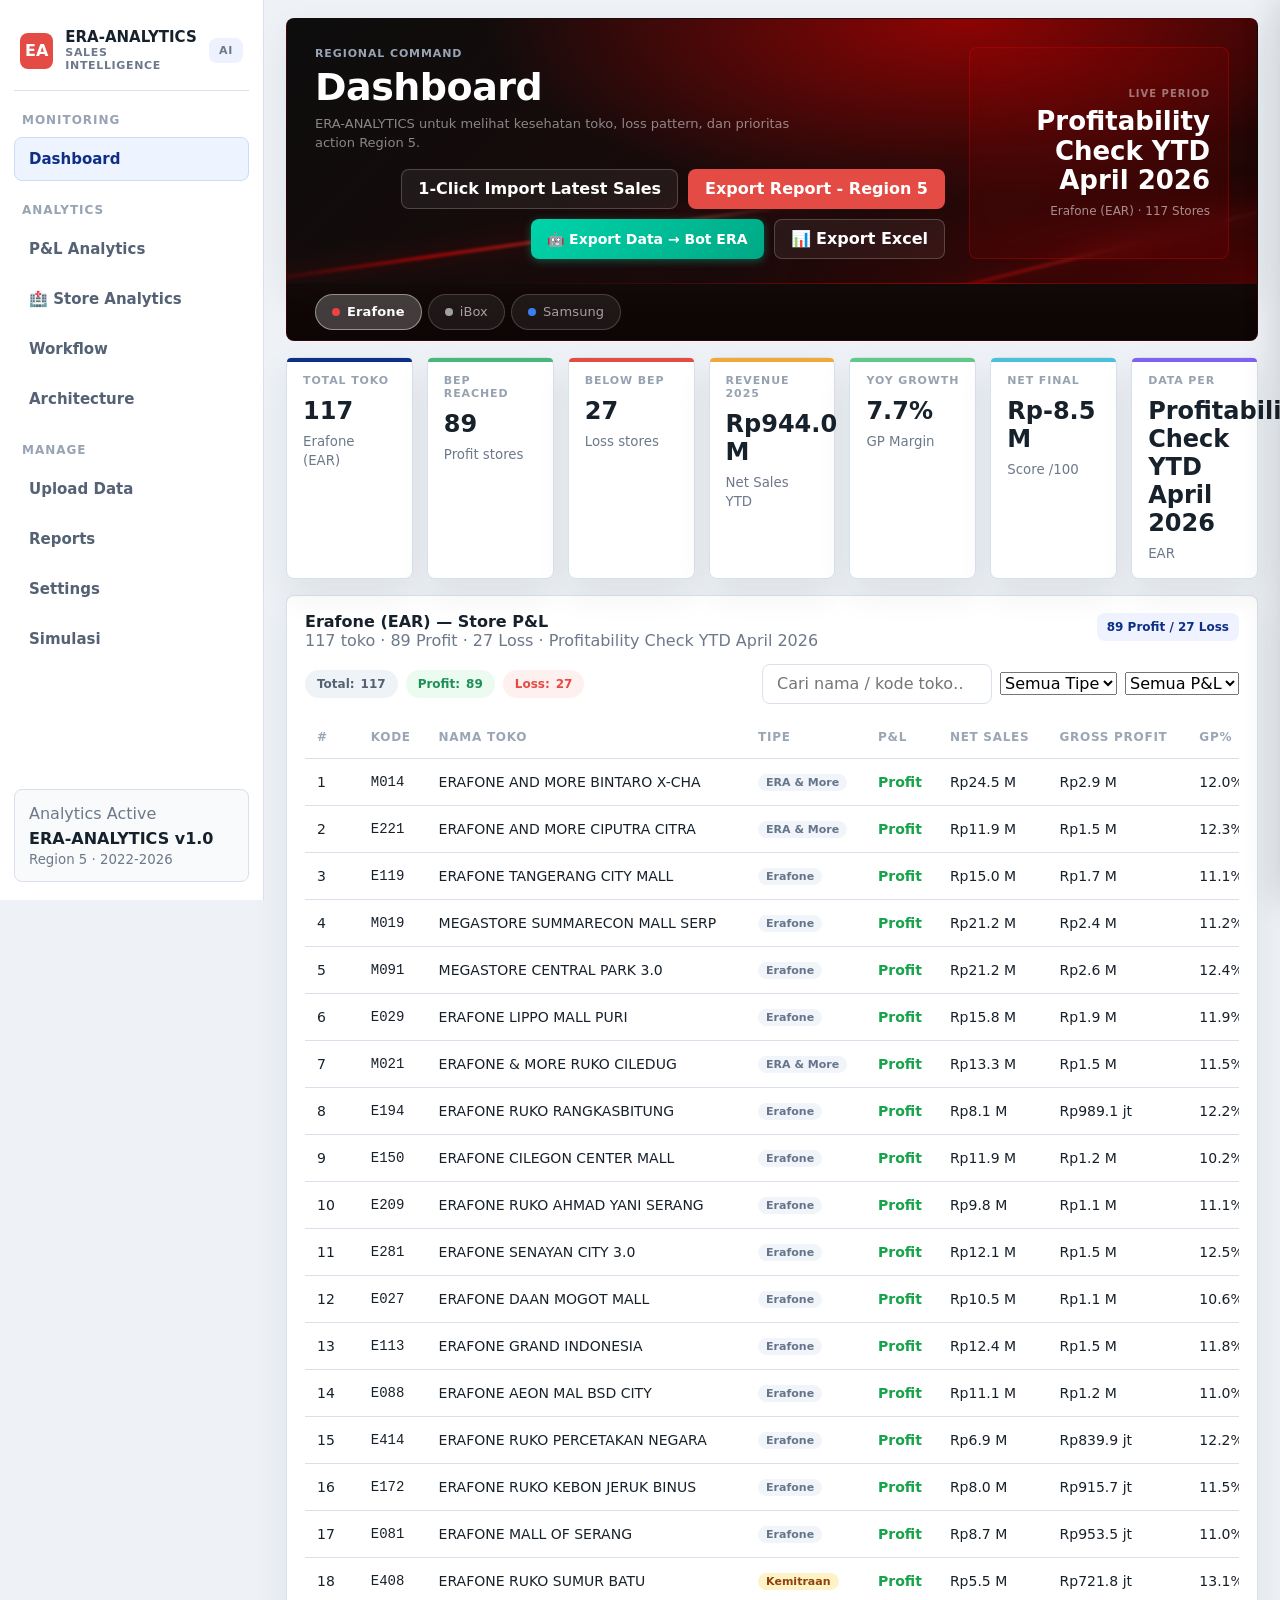
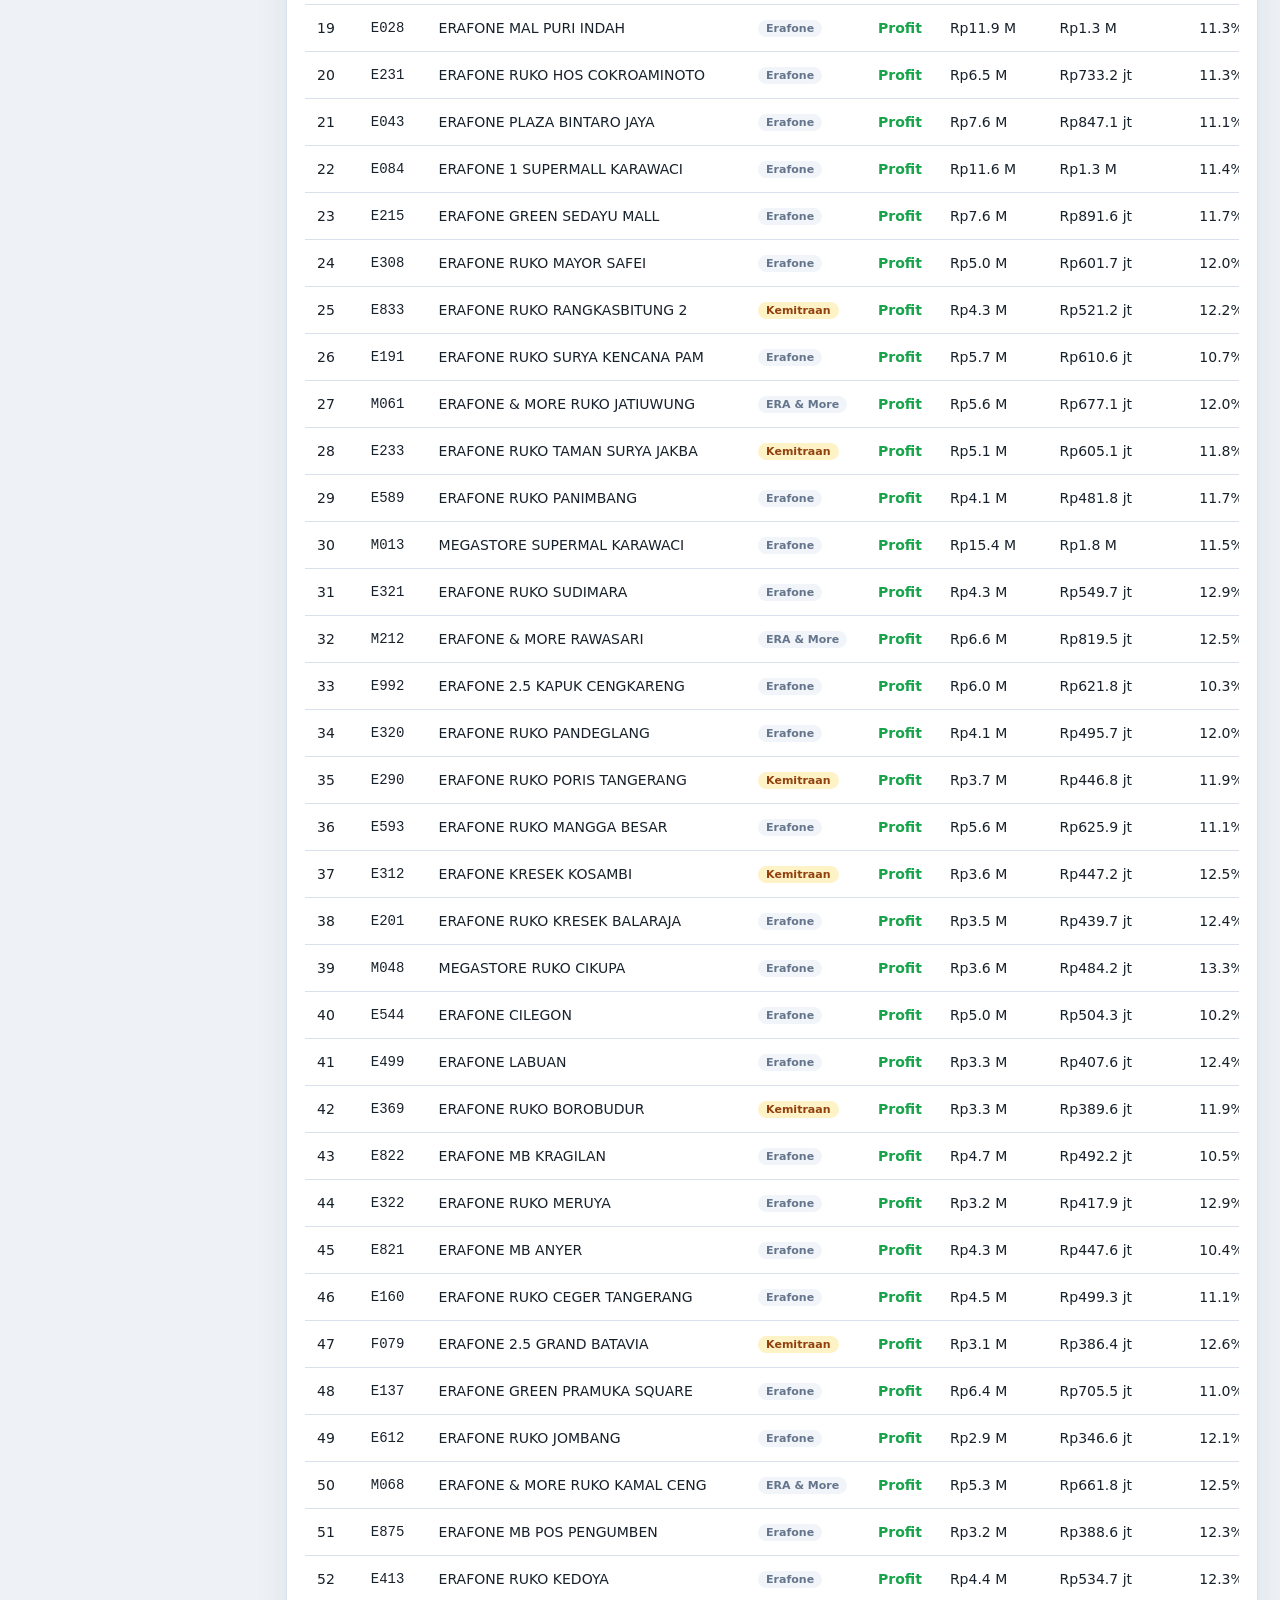
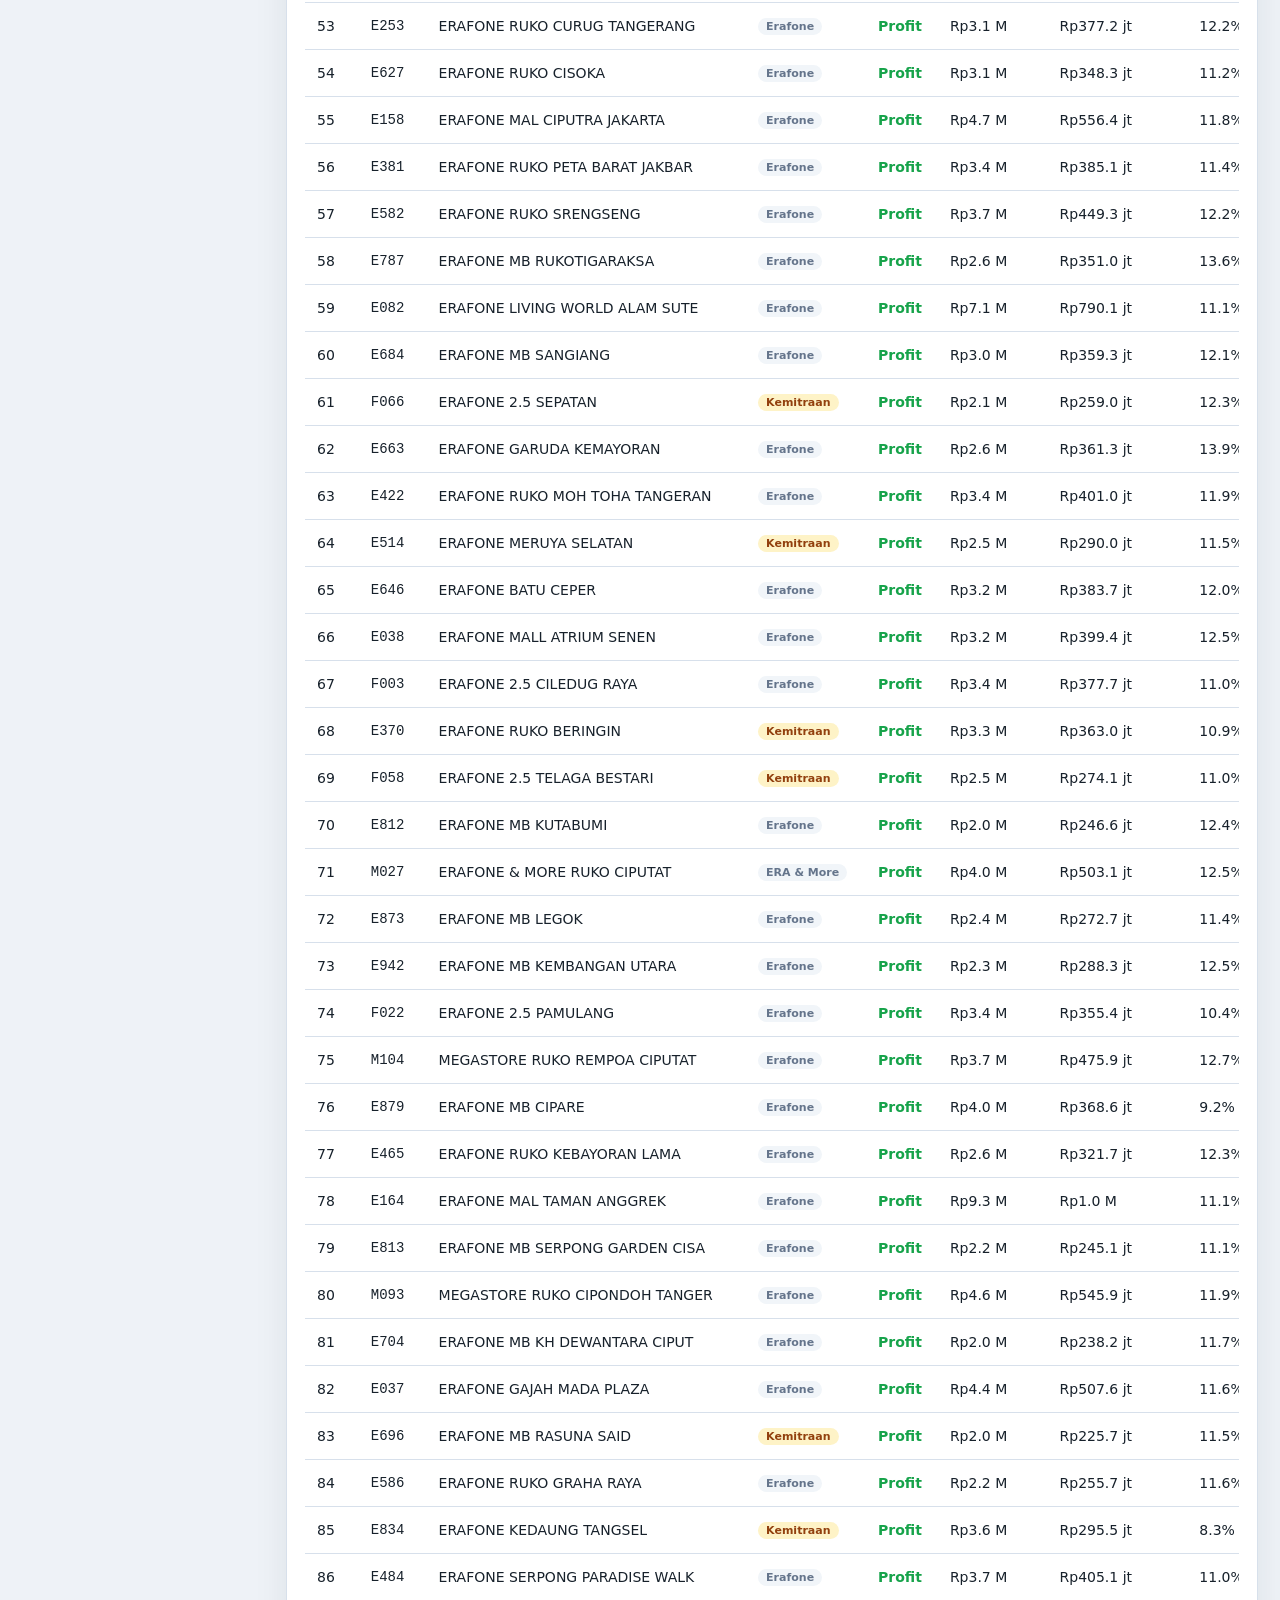
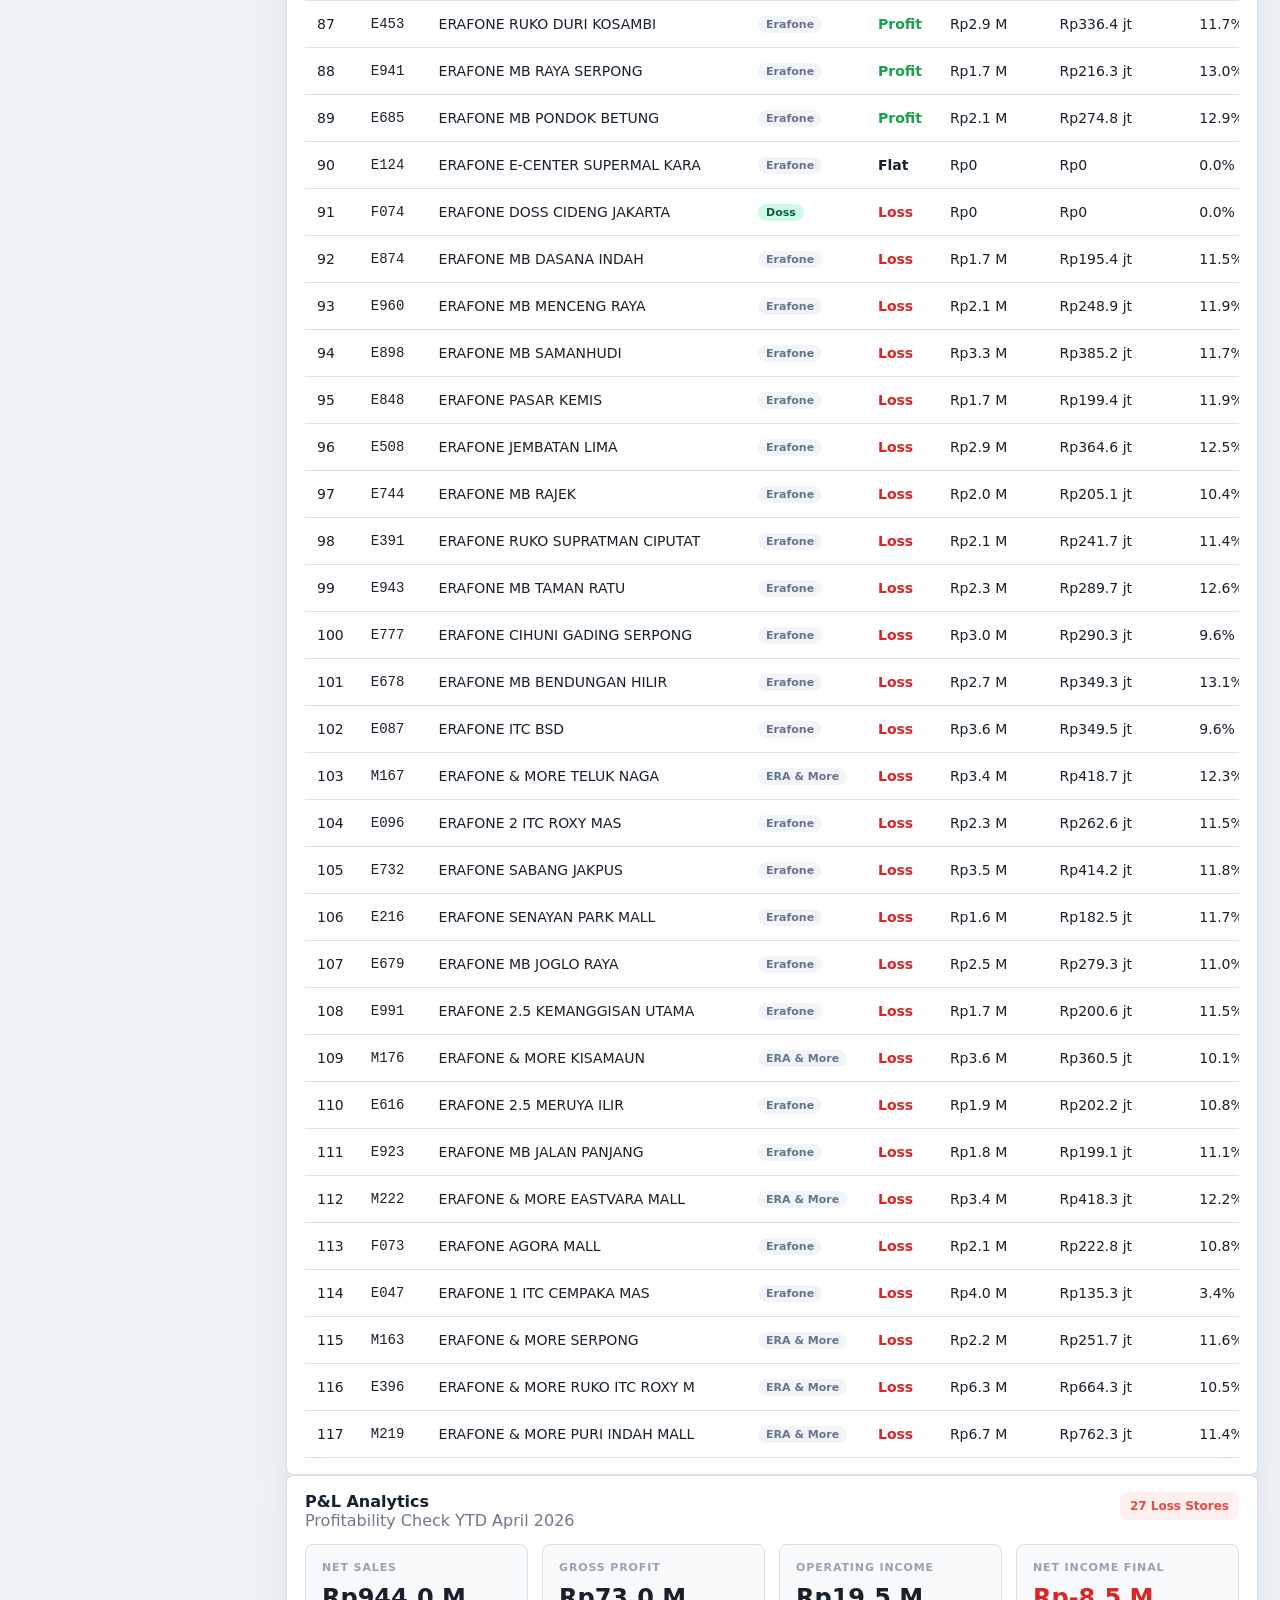
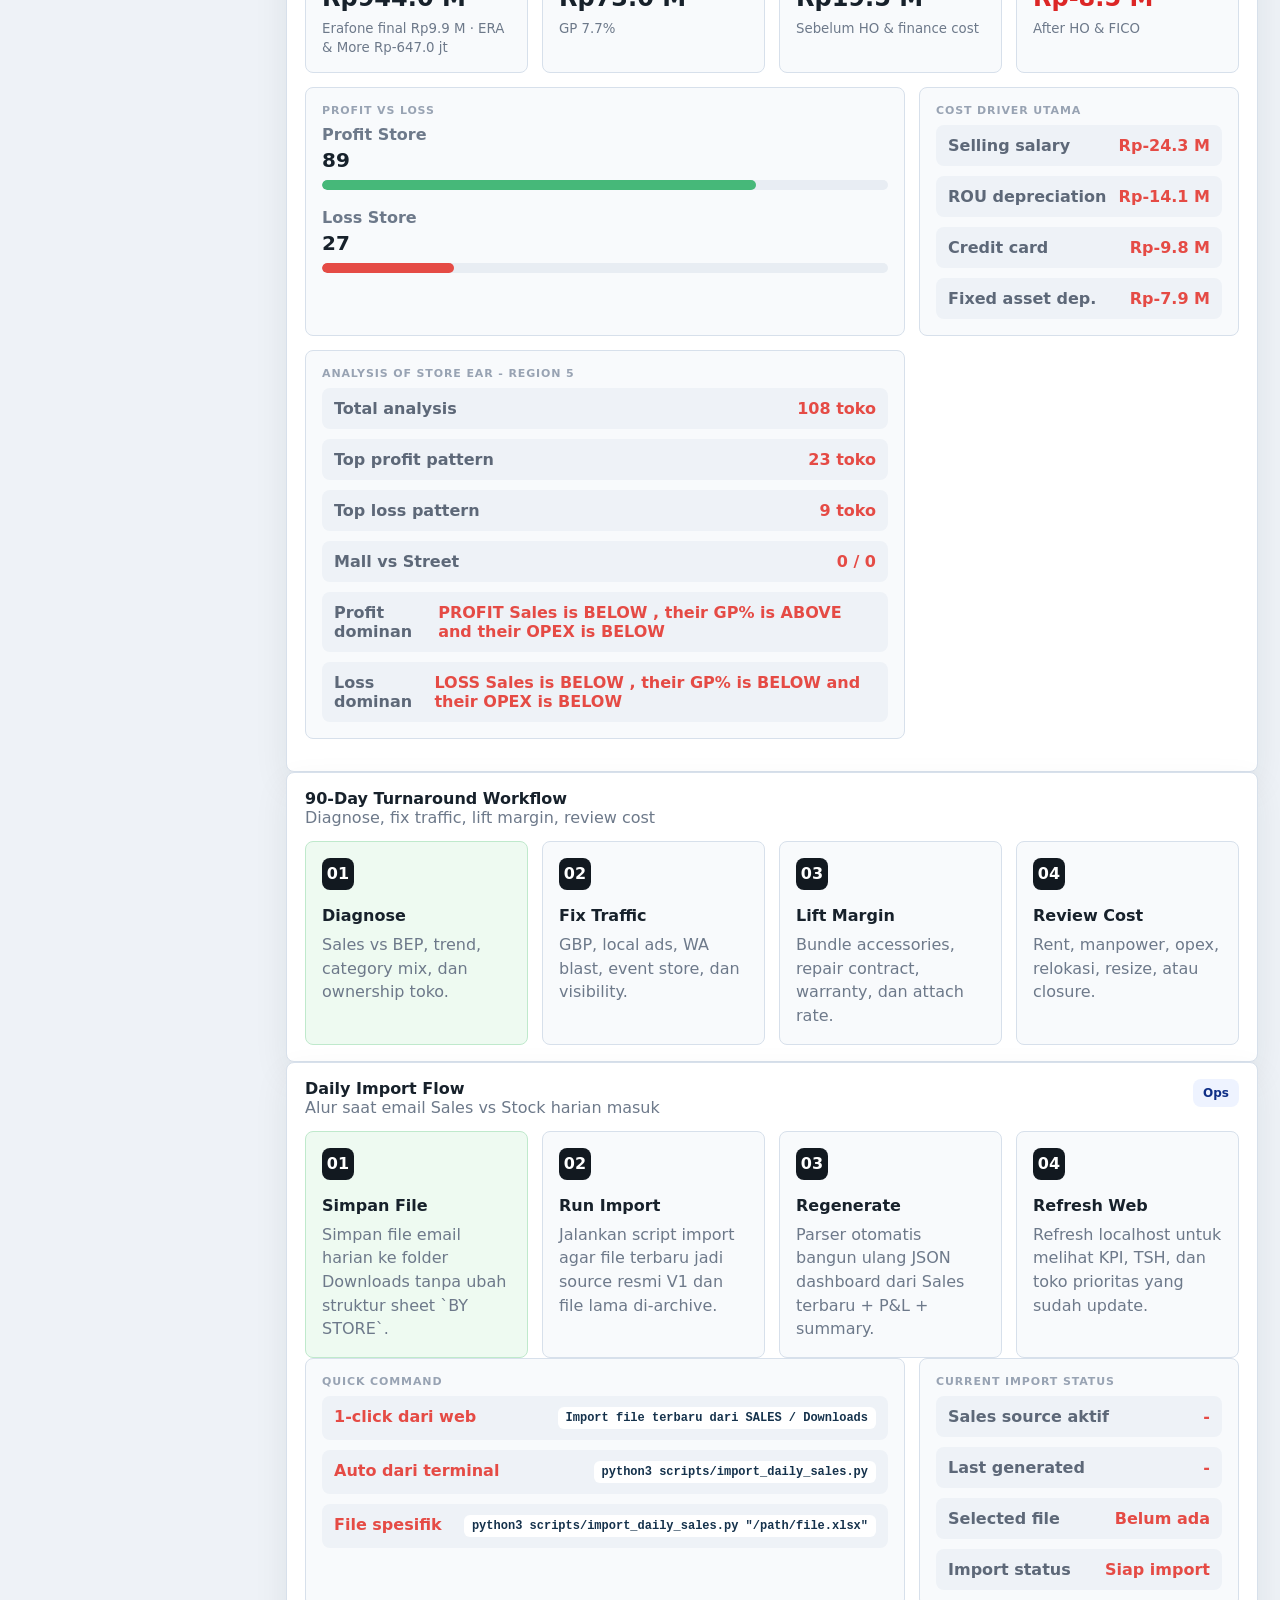
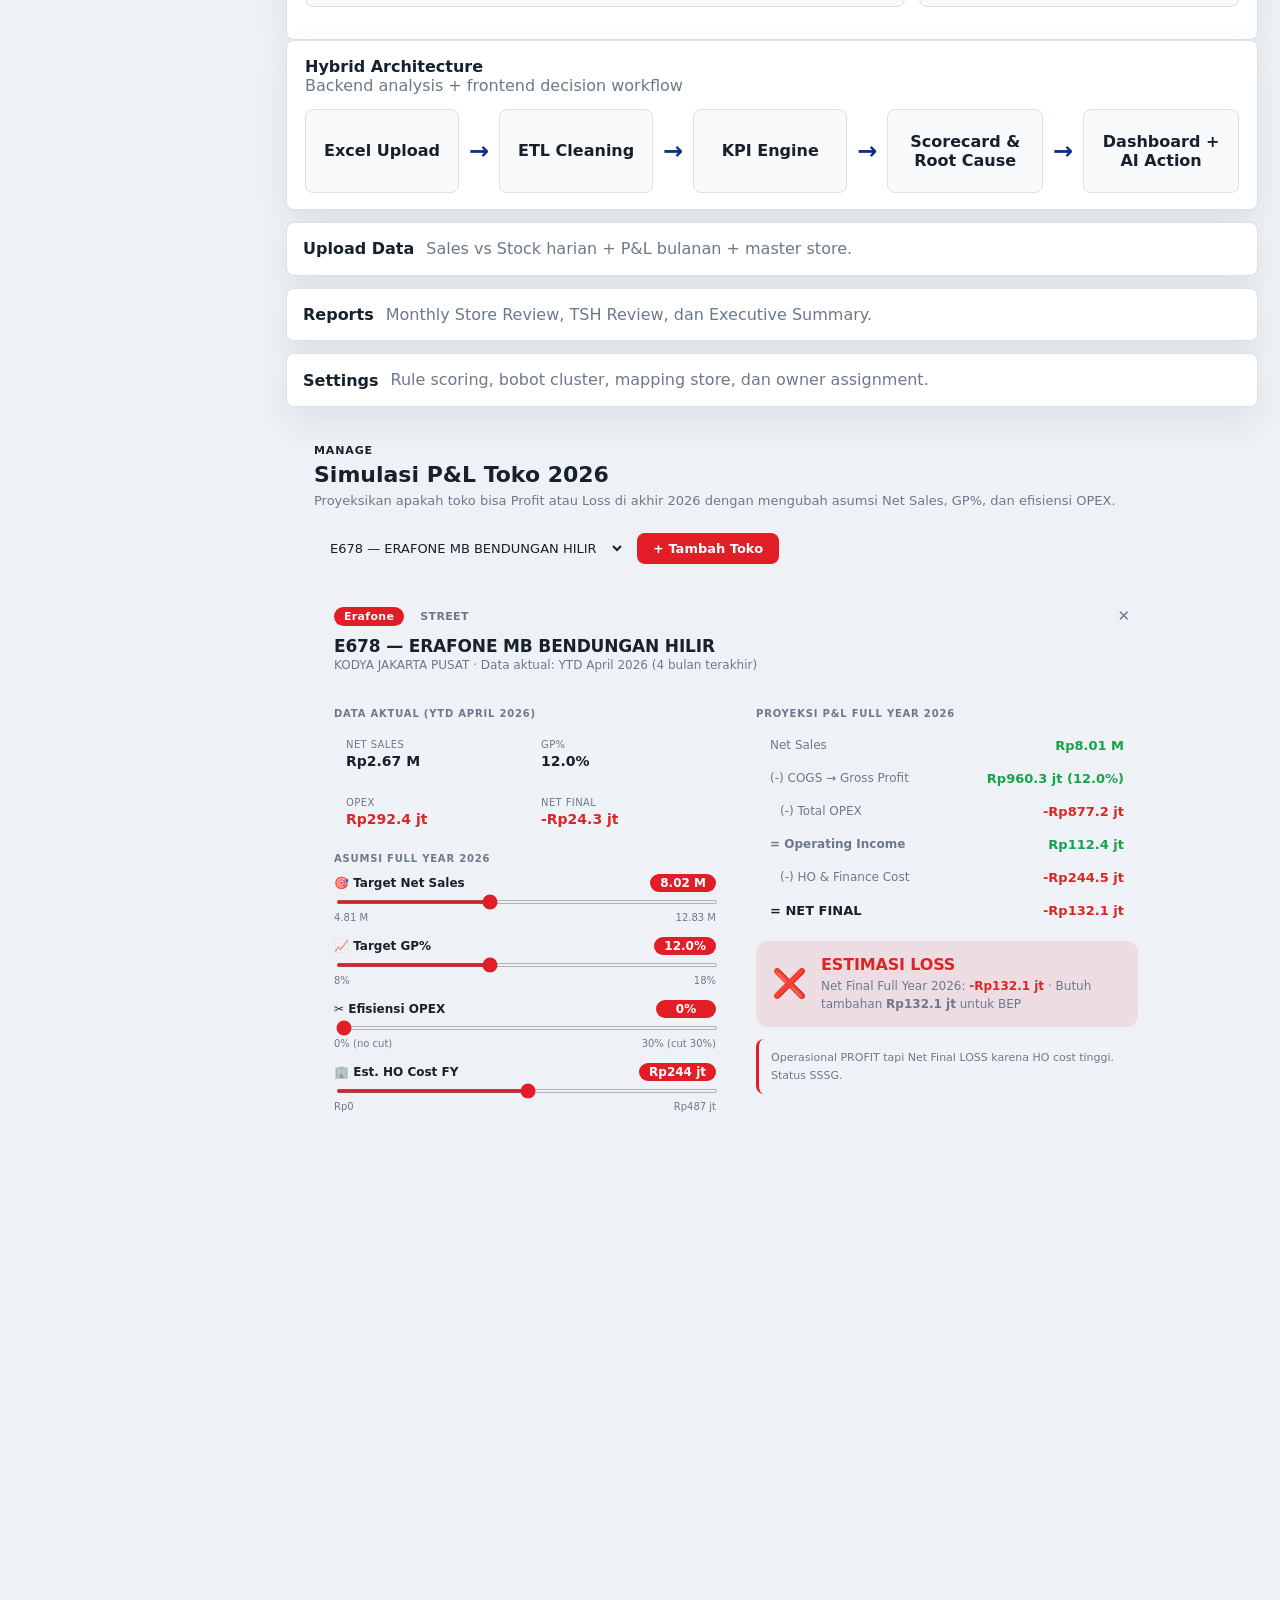
<file: index.html>
<!doctype html>
<html lang="id">
  <head>
    <meta charset="utf-8" />
    <meta name="viewport" content="width=device-width, initial-scale=1" />
    <title>ERA-ANALYTICS Hybrid Dashboard</title>
    <link rel="stylesheet" href="./styles.css?v=era-red-4" />
  </head>
  <body>
    <div class="app-shell">
      <aside class="sidebar" aria-label="Navigasi utama">
        <div class="brand">
          <div class="brand-mark">EA</div>
          <div>
            <strong>ERA-ANALYTICS</strong>
            <span>Sales Intelligence</span>
          </div>
          <span class="ai-tag">AI</span>
        </div>

        <div class="nav-group">
          <span class="nav-caption">Monitoring</span>
          <nav class="nav-list">
            <a class="active" href="#dashboard">Dashboard</a>
            <a href="#data-toko">Data Toko</a>
            <a href="#tsh-performance">TSH Performance</a>
            <a href="#bep-tracker">BEP Tracker</a>
          </nav>
        </div>

        <div class="nav-group">
          <span class="nav-caption">Analytics</span>
          <nav class="nav-list">
            <a href="#pnl">P&amp;L Analytics</a>
            <a href="#ai-insights">AI Insights</a>
            <a href="store-analytics.html">🏥 Store Analytics</a>
            <a href="#workflow">Workflow</a>
            <a href="#architecture">Architecture</a>
          </nav>
        </div>

        <div class="nav-group">
          <span class="nav-caption">Manage</span>
          <nav class="nav-list">
            <a href="#upload-data">Upload Data</a>
            <a href="#reports">Reports</a>
            <a href="#settings">Settings</a>
            <a href="#simulasi">Simulasi</a>
          </nav>
        </div>

        <div class="sidebar-note">
          <span>Analytics Active</span>
          <strong>ERA-ANALYTICS v1.0</strong>
          <small>Region 5 · 2022-2026</small>
        </div>
      </aside>

      <main class="content">
        <section id="dashboard" class="page-header">
          <div class="hero-left">
            <div class="hero-copy">
              <span class="eyebrow hero-eyebrow">Regional Command</span>
              <h1>Dashboard</h1>
              <p class="subtitle">ERA-ANALYTICS untuk melihat kesehatan toko, loss pattern, dan prioritas action Region 5.</p>
            </div>
            <div class="header-actions">
              <div class="tab-strip" id="earTabStrip">
                <button id="tabOverview" class="tab is-active" type="button" data-target="dashboard">Overview</button>
                <button id="tabStores" class="tab" type="button" data-target="data-toko">Stores</button>
                <button id="tabTsh" class="tab" type="button" data-target="tsh-performance">TSH</button>
                <button id="tabBep" class="tab" type="button" data-target="bep-tracker">BEP</button>
              </div>
              <div class="actions">
                <button id="uploadExcelButton" class="button secondary" type="button">1-Click Import Latest Sales</button>
                <button id="exportReportButton" class="button primary" type="button">Export Report - Region 5</button>
                <button id="exportBotButton" class="btn-export-bot" type="button">🤖 Export Data → Bot ERA</button>
                <button id="exportExcelButton" class="button secondary" type="button">📊 Export Excel</button>
              </div>
            </div>
          </div>
          <div class="hero-stat">
            <small>Live Period</small>
            <strong id="heroDataPeriod">Apr 2026</strong>
            <span id="heroDataNote">Region 5 store intelligence</span>
          </div>
          <div class="light-streak streak-blue"></div>
          <div class="light-streak streak-red"></div>
        </section>

        <div class="brand-bar">
          <div class="brand-switcher" id="brandSwitcher" role="tablist" aria-label="Pilih brand">
            <button class="brand-pill is-active" data-brand="EAR" type="button" role="tab" onclick="switchBrand('EAR')">
              <span class="b-dot ear"></span>Erafone
            </button>
            <button class="brand-pill" data-brand="IBOX" type="button" role="tab" onclick="switchBrand('IBOX')">
              <span class="b-dot ibox"></span>iBox
            </button>
            <button class="brand-pill" data-brand="SAMSUNG" type="button" role="tab" onclick="switchBrand('SAMSUNG')">
              <span class="b-dot samsung"></span>Samsung
            </button>
          </div>
        </div>

        <input id="uploadExcelInput" type="file" accept=".xlsx,.xls" hidden />

        <section class="kpi-strip" aria-label="Executive KPI">
          <article class="metric-card accent-blue">
            <span>Total Toko</span>
            <strong id="metricTotalStores">163</strong>
            <small id="metricTotalStoresNote">Erafone + ERA &amp; More</small>
          </article>
          <article class="metric-card accent-green">
            <span>BEP Reached</span>
            <strong id="metricBepReached">119</strong>
            <small id="metricBepReachedNote">73% dari total toko</small>
          </article>
          <article class="metric-card accent-red">
            <span>Below BEP</span>
            <strong id="metricBelowBep">44</strong>
            <small id="metricBelowBepNote">Perlu perhatian khusus</small>
          </article>
          <article class="metric-card accent-amber">
            <span>Revenue 2025</span>
            <strong id="metricRevenue2025">1.53T</strong>
            <small id="metricRevenue2025Note">Net Amount (IDR)</small>
          </article>
          <article class="metric-card accent-mint">
            <span>YoY Growth</span>
            <strong id="metricYoy">+19%</strong>
            <small id="metricYoyNote">2024 ke 2025</small>
          </article>
          <article class="metric-card accent-cyan">
            <span>Avg Health</span>
            <strong id="metricAvgHealth">71</strong>
            <small>Score /100</small>
          </article>
          <article class="metric-card accent-violet">
            <span>Data Per</span>
            <strong id="metricDataPeriod">Apr 2026</strong>
            <small id="metricDataRange">2022 - 2026</small>
          </article>
        </section>

        <!-- Brand P&L view: shown for iBox / Samsung, hidden for EAR -->
        <section id="brandPnlStores" class="panel" style="display:none">
          <div class="panel-header">
            <div>
              <h2 id="brandStoresTitle">Store P&amp;L</h2>
              <p class="muted" id="brandStoresSubtitle">Profitability per store</p>
            </div>
            <div style="display:flex;align-items:center;gap:10px">
              <button id="earFullDashBtn" onclick="loadFullDashboard()" style="display:none;padding:7px 14px;border-radius:8px;border:1px solid rgba(255,255,255,0.2);background:rgba(255,255,255,0.08);color:rgba(255,255,255,0.8);font-size:12px;font-weight:600;cursor:pointer;letter-spacing:.02em">
                Full Dashboard →
              </button>
              <span id="brandStoresBadge" class="badge">—</span>
            </div>
          </div>
          <div class="pill-row brand-pill-row">
            <span class="pill neutral">Total: <b id="brandTotalCount">0</b></span>
            <span class="pill positive">Profit: <b id="brandProfitCount">0</b></span>
            <span class="pill danger">Loss: <b id="brandLossCount">0</b></span>
            <input id="brandSearchStore" class="search-input" type="search" placeholder="Cari nama / kode toko…" />
            <select id="brandFilterCat"><option value="">Semua Tipe</option></select>
            <select id="brandFilterPnl">
              <option value="">Semua P&amp;L</option>
              <option value="Profit">Profit</option>
              <option value="Loss">Loss</option>
            </select>
          </div>
          <div class="table-wrap">
            <table>
              <thead>
                <tr>
                  <th>#</th><th>Kode</th><th>Nama Toko</th><th>Tipe</th>
                  <th>P&amp;L</th><th>Net Sales</th><th>Gross Profit</th>
                  <th>GP%</th><th>OPEX</th><th>Oper. Income</th><th>Net Final</th>
                </tr>
              </thead>
              <tbody id="brandStoreTableBody"></tbody>
            </table>
          </div>
        </section>

        <section class="cluster-section" id="clusterSection">
          <div class="section-heading">
            <h2>Store Health Clusters</h2>
          </div>
          <div class="cluster-grid">
            <article class="cluster-card growth">
              <span>Growth</span>
              <strong id="clusterGrowthCount">38</strong>
              <p>Konsisten tumbuh, BEP tercapai, YoY positif.</p>
            </article>
            <article class="cluster-card stable">
              <span>Stable</span>
              <strong id="clusterStableCount">81</strong>
              <p>BEP tercapai, revenue relatif stabil bulan ke bulan.</p>
            </article>
            <article class="cluster-card recovery">
              <span>Recovery</span>
              <strong id="clusterRecoveryCount">19</strong>
              <p>Pernah di bawah BEP, tetapi mulai menunjukkan perbaikan.</p>
            </article>
            <article class="cluster-card critical">
              <span>Critical</span>
              <strong id="clusterCriticalCount">25</strong>
              <p>Konsisten merugi dan gap BEP masih besar.</p>
            </article>
          </div>
        </section>

        <section class="dashboard-grid" id="earSummaryGrid">
          <article class="panel summary-panel">
            <div class="panel-header">
              <div>
                <h2>Executive Summary</h2>
                <p class="muted" id="executiveSummarySubtitle">Kondisi Region 5 · April 2026</p>
              </div>
              <span class="badge">AI</span>
            </div>
            <div class="summary-state" id="executiveSummaryTitle">Good - On Track Recovery</div>
            <div class="summary-columns">
              <div>
                <span class="eyebrow">Kondisi</span>
                <p id="executiveCondition"></p>
              </div>
              <div>
                <span class="eyebrow">Analisis</span>
                <p id="executiveAnalysis"></p>
              </div>
              <div>
                <span class="eyebrow">Tindakan</span>
                <p id="executiveAction"></p>
              </div>
            </div>
          </article>

          <article class="panel action-panel">
            <div class="panel-header">
              <div>
                <h2>Action Zone</h2>
                <p class="muted">Prioritas tindakan</p>
              </div>
            </div>
            <div id="actionZoneList" class="action-list"></div>
          </article>
        </section>

        <section class="dashboard-grid" id="overviewGrid">
          <article class="panel">
            <div class="panel-header">
              <div>
                <h2>Overall BEP Progress</h2>
                <p class="muted">163 toko · Erafone + ERA &amp; More</p>
              </div>
            </div>
            <div class="bep-progress-layout">
              <canvas id="bepProgressChart" width="340" height="280"></canvas>
              <div class="legend-list" id="bepLegend"></div>
            </div>
          </article>

          <article class="panel">
            <div class="panel-header">
              <div>
                <h2>Revenue per TSH - 2025</h2>
                <p class="muted" id="tshRevenueSubtitle">Net Amount (IDR Miliar)</p>
              </div>
              <span class="badge">YTD</span>
            </div>
            <div id="tshRevenueBars" class="rank-list"></div>
          </article>
        </section>

        <section id="data-toko" class="panel">
          <div class="panel-header">
            <div>
              <h2>Data Toko</h2>
              <p class="muted" id="dataTokoSubtitle">163 toko · Erafone &amp; ERA &amp; More · Region 5 · 2022-2026</p>
            </div>
          </div>

          <div class="filter-toolbar">
            <input id="searchStore" class="search-input" type="search" placeholder="Cari nama / kode toko..." />
            <select id="filterTsh"></select>
            <select id="filterChannel"></select>
            <select id="filterCluster"></select>
            <select id="filterStatus"></select>
            <select id="sortStore">
              <option value="name">Sort: Nama</option>
              <option value="health">Sort: Health</option>
              <option value="yoy">Sort: YoY</option>
              <option value="bep">Sort: BEP</option>
            </select>
            <button id="resetFilters" class="link-button" type="button">Reset</button>
          </div>

          <div class="pill-row">
            <span class="pill neutral">Total: <b id="filteredTotalCount">0</b></span>
            <span class="pill positive">BEP: <b id="filteredBepCount">0</b></span>
            <span class="pill warning">Below BEP: <b id="filteredBelowCount">0</b></span>
            <span class="pill danger">Critical: <b id="filteredCriticalCount">0</b></span>
          </div>

          <div class="table-wrap">
            <table>
              <thead>
                <tr>
                  <th>#</th>
                  <th>Kode</th>
                  <th>Nama Toko</th>
                  <th>Channel</th>
                  <th>TSH</th>
                  <th>Cluster</th>
                  <th>Health</th>
                  <th>2022</th>
                  <th>2023</th>
                  <th>2024</th>
                  <th>2025</th>
                  <th>2026*</th>
                  <th>Total</th>
                  <th>YoY</th>
                  <th>BEP</th>
                  <th>Detail</th>
                </tr>
              </thead>
              <tbody id="storeTableBody"></tbody>
            </table>
          </div>
        </section>

        <section id="tsh-performance" class="dashboard-grid">
          <article class="panel">
            <div class="panel-header">
              <div>
                <h2>TSH Performance</h2>
                <p class="muted" id="tshPerformanceSubtitle">Owner view untuk toko sehat vs bermasalah</p>
              </div>
            </div>
            <div class="mini-kpi-grid" id="tshMiniKpis"></div>
            <div id="tshPerformanceList" class="tsh-table"></div>
          </article>

          <article class="panel">
            <div class="panel-header">
              <div>
                <h2>TSH Watchlist</h2>
                <p class="muted">Prioritas review owner minggu ini</p>
              </div>
            </div>
            <div id="tshWatchlist" class="watchlist"></div>
          </article>
        </section>

        <section id="bep-tracker" class="dashboard-grid">
          <article class="panel">
            <div class="panel-header">
              <div>
                <h2>BEP Tracker</h2>
                <p class="muted">Store yang sudah aman, recovery, dan masih tertinggal</p>
              </div>
            </div>
            <div id="bepTrackerList" class="tracker-list"></div>
          </article>

          <article class="panel">
            <div class="panel-header">
              <div>
                <h2>Critical Store Watchlist</h2>
                <p class="muted">Store dengan gap BEP terbesar</p>
              </div>
            </div>
            <div id="criticalStoreCards" class="card-list"></div>
          </article>
        </section>

        <section id="pnl" class="panel">
          <div class="panel-header">
            <div>
              <h2>P&amp;L Analytics</h2>
              <p class="muted" id="pnlPeriodLabel">Profitability Check YTD Januari 2026</p>
            </div>
            <span id="pnlLossBadge" class="badge danger">84 Loss Stores</span>
          </div>
          <div class="mini-kpi-grid pnl-kpis">
            <article class="mini-kpi"><span>Net Sales</span><strong id="pnlNetSales">Rp150,0 M</strong><small id="pnlNetSalesNote">Erafone + Erafone &amp; More</small></article>
            <article class="mini-kpi"><span>Gross Profit</span><strong id="pnlGrossProfit">Rp15,8 M</strong><small id="pnlGrossProfitNote">GP 10,5%</small></article>
            <article class="mini-kpi"><span>Operating Income</span><strong id="pnlOperatingIncome">Rp6,8 M</strong><small>Sebelum HO &amp; finance cost</small></article>
            <article class="mini-kpi"><span>Net Income Final</span><strong id="pnlNetFinal" class="positive">Rp814,0 jt</strong><small>After HO &amp; FICO</small></article>
          </div>
          <div class="dashboard-grid">
            <div class="panel inset-panel">
              <span class="eyebrow">Profit vs Loss</span>
              <div class="progress-duo">
                <div><label>Profit Store</label><strong id="pnlProfitCount">69</strong><div class="bar-track"><i id="pnlProfitBar" style="width:45%"></i></div></div>
                <div><label>Loss Store</label><strong id="pnlLossCount">84</strong><div class="bar-track loss"><i id="pnlLossBar" style="width:55%"></i></div></div>
              </div>
            </div>
            <div class="panel inset-panel">
              <span class="eyebrow">Cost Driver Utama</span>
              <div id="pnlCostDrivers" class="driver-list">
                <span>Selling salary <b>-Rp5,2 M</b></span>
                <span>ROU depreciation <b>-Rp3,5 M</b></span>
                <span>Credit card <b>-Rp2,3 M</b></span>
                <span>Fixed asset dep. <b>-Rp2,0 M</b></span>
              </div>
            </div>
            <div class="panel inset-panel">
              <span class="eyebrow">Analysis of Store EAR - Region 5</span>
              <div id="pnlAnalysisSummary" class="driver-list">
                <span>Total analysis <b>152 toko</b></span>
                <span>Top profit pattern <b>-</b></span>
                <span>Top loss pattern <b>-</b></span>
                <span>Mall vs Street <b>-</b></span>
              </div>
            </div>
          </div>
        </section>

        <section id="ai-insights" class="panel">
          <div class="panel-header">
            <div>
              <h2>AI Insights</h2>
              <p class="muted">Decision support untuk root cause dan action</p>
            </div>
            <span class="badge">AI Diagnosis</span>
          </div>

          <div class="dashboard-grid">
            <article class="panel dark-panel inset-panel">
              <span class="eyebrow aqua">Auto-generated insight</span>
              <h3 id="aiHeadline"></h3>
              <p id="aiSummary"></p>
              <div class="confidence-badge">Confidence <strong id="aiConfidence"></strong></div>
            </article>
            <article class="panel inset-panel">
              <div class="info-stack">
                <div><span>Priority Store</span><strong id="aiPriorityStore"></strong><p id="aiPriorityCopy"></p></div>
                <div><span>Root Cause</span><strong id="aiRootCauseTitle"></strong><p id="aiRootCauseCopy"></p></div>
                <div><span>Recommended Action</span><strong id="aiActionTitle"></strong><p id="aiActionCopy"></p></div>
              </div>
            </article>
          </div>

          <div style="font-size:11px;color:var(--muted);margin-bottom:6px;" id="aiLastGenerated"></div>
          <div class="filter-toolbar ai-toolbar">
            <select id="aiStoreSelect"></select>
            <input id="aiQuestion" class="search-input" type="text" placeholder="Ketik pertanyaan tentang toko ini…" />
            <button id="aiGenerateButton" class="button primary" type="button">Generate Insight</button>
          </div>
        </section>

        <section id="workflow" class="panel">
          <div class="panel-header">
            <div>
              <h2>90-Day Turnaround Workflow</h2>
              <p class="muted">Diagnose, fix traffic, lift margin, review cost</p>
            </div>
          </div>
          <div class="workflow-grid">
            <article class="workflow-card active"><span>01</span><strong>Diagnose</strong><p>Sales vs BEP, trend, category mix, dan ownership toko.</p></article>
            <article class="workflow-card"><span>02</span><strong>Fix Traffic</strong><p>GBP, local ads, WA blast, event store, dan visibility.</p></article>
            <article class="workflow-card"><span>03</span><strong>Lift Margin</strong><p>Bundle accessories, repair contract, warranty, dan attach rate.</p></article>
            <article class="workflow-card"><span>04</span><strong>Review Cost</strong><p>Rent, manpower, opex, relokasi, resize, atau closure.</p></article>
          </div>
        </section>

        <section id="daily-import" class="panel">
          <div class="panel-header">
            <div>
              <h2>Daily Import Flow</h2>
              <p class="muted">Alur saat email Sales vs Stock harian masuk</p>
            </div>
            <span class="badge">Ops</span>
          </div>
          <div class="workflow-grid">
            <article class="workflow-card active"><span>01</span><strong>Simpan File</strong><p>Simpan file email harian ke folder Downloads tanpa ubah struktur sheet `BY STORE`.</p></article>
            <article class="workflow-card"><span>02</span><strong>Run Import</strong><p>Jalankan script import agar file terbaru jadi source resmi V1 dan file lama di-archive.</p></article>
            <article class="workflow-card"><span>03</span><strong>Regenerate</strong><p>Parser otomatis bangun ulang JSON dashboard dari Sales terbaru + P&amp;L + summary.</p></article>
            <article class="workflow-card"><span>04</span><strong>Refresh Web</strong><p>Refresh localhost untuk melihat KPI, TSH, dan toko prioritas yang sudah update.</p></article>
          </div>
          <div class="dashboard-grid import-grid">
            <article class="panel inset-panel">
              <span class="eyebrow">Quick Command</span>
              <div class="driver-list import-commands">
                <span><b>1-click dari web</b><code>Import file terbaru dari SALES / Downloads</code></span>
                <span><b>Auto dari terminal</b><code>python3 scripts/import_daily_sales.py</code></span>
                <span><b>File spesifik</b><code>python3 scripts/import_daily_sales.py &quot;/path/file.xlsx&quot;</code></span>
              </div>
            </article>
            <article class="panel inset-panel">
              <span class="eyebrow">Current Import Status</span>
              <div class="driver-list import-status">
                <span>Sales source aktif <b id="activeSalesSource">-</b></span>
                <span>Last generated <b id="generatedAtValue">-</b></span>
                <span>Selected file <b id="selectedUploadFile">Belum ada</b></span>
                <span>Import status <b id="importStatusValue">Siap import</b></span>
              </div>
            </article>
          </div>
        </section>

        <section id="architecture" class="panel">
          <div class="panel-header">
            <div>
              <h2>Hybrid Architecture</h2>
              <p class="muted">Backend analysis + frontend decision workflow</p>
            </div>
          </div>
          <div class="architecture-grid">
            <div class="arch-box">Excel Upload</div>
            <div class="arch-arrow">→</div>
            <div class="arch-box">ETL Cleaning</div>
            <div class="arch-arrow">→</div>
            <div class="arch-box">KPI Engine</div>
            <div class="arch-arrow">→</div>
            <div class="arch-box">Scorecard &amp; Root Cause</div>
            <div class="arch-arrow">→</div>
            <div class="arch-box">Dashboard + AI Action</div>
          </div>
        </section>

        <section id="upload-data" class="footer-note">
          <strong>Upload Data</strong>
          <span>Sales vs Stock harian + P&amp;L bulanan + master store.</span>
        </section>
        <section id="reports" class="footer-note">
          <strong>Reports</strong>
          <span>Monthly Store Review, TSH Review, dan Executive Summary.</span>
        </section>
        <section id="settings" class="footer-note">
          <strong>Settings</strong>
          <span>Rule scoring, bobot cluster, mapping store, dan owner assignment.</span>
        </section>

        <!-- ── SIMULASI ─────────────────────────────────────────────────── -->
        <section id="simulasi" style="padding:32px 28px;max-width:900px;">
          <div style="margin-bottom:24px;">
            <span style="font-size:11px;font-weight:700;letter-spacing:.08em;text-transform:uppercase;color:var(--accent);">Manage</span>
            <h2 style="font-size:22px;font-weight:700;margin:4px 0 6px;">Simulasi P&L Toko 2026</h2>
            <p style="font-size:13px;color:var(--muted);">Proyeksikan apakah toko bisa Profit atau Loss di akhir 2026 dengan mengubah asumsi Net Sales, GP%, dan efisiensi OPEX.</p>
          </div>

          <!-- Store selector -->
          <div style="display:flex;align-items:center;gap:12px;margin-bottom:24px;">
            <select id="simStoreSelect" style="padding:8px 12px;border-radius:8px;border:1px solid var(--border);background:var(--card);color:var(--fg);font-size:13px;min-width:280px;"></select>
            <button onclick="addSimStore()" style="padding:8px 16px;border-radius:8px;background:#e11d27;color:#fff;border:none;font-size:13px;font-weight:600;cursor:pointer;">+ Tambah Toko</button>
          </div>

          <!-- Simulasi cards -->
          <div id="simCards"></div>
        </section>
      </main>
    </div>

    <!-- Store Detail Side Panel -->
    <div class="store-overlay" id="storeOverlay" onclick="closeStoreDetail()"></div>
    <div class="store-detail-panel" id="storeDetailPanel">
      <div class="sdp-head">
        <div>
          <div class="sdp-name" id="sdpName"></div>
          <div id="sdpPills" style="display:flex;gap:6px;flex-wrap:wrap;margin-top:4px;"></div>
        </div>
        <button class="sdp-close" onclick="closeStoreDetail()">✕</button>
      </div>
      <div class="sdp-body">
        <div class="sdp-section">
          <div class="sdp-label">Health Score</div>
          <div style="display:flex;align-items:center;gap:14px;padding:8px 0;">
            <div class="sdp-big" id="sdpHealth"></div>
            <div style="flex:1;height:10px;background:#f3f4f6;border-radius:5px;overflow:hidden;">
              <div id="sdpHbar" style="height:100%;border-radius:5px;transition:width .4s;"></div>
            </div>
            <span style="font-size:11px;color:var(--muted)">/100</span>
          </div>
        </div>
        <div class="sdp-section">
          <div class="sdp-label">BEP Analysis</div>
          <div class="sdp-row"><span class="sdp-key">BEP Target</span><span class="sdp-val" id="sdpBep"></span></div>
          <div class="sdp-row"><span class="sdp-key">Best Month Sales</span><span class="sdp-val" id="sdpBest"></span></div>
          <div class="sdp-row"><span class="sdp-key">Gap vs BEP</span><span class="sdp-val" id="sdpGap"></span></div>
          <div class="sdp-row"><span class="sdp-key">Status</span><span id="sdpBepStatus"></span></div>
        </div>
        <div class="sdp-section">
          <div class="sdp-label">Revenue Trend (IDR)</div>
          <div id="sdpBars"></div>
        </div>
        <div class="sdp-section">
          <div class="sdp-label">Info</div>
          <div class="sdp-row"><span class="sdp-key">TSH</span><span class="sdp-val" id="sdpTsh" style="font-family:'Inter',sans-serif;"></span></div>
          <div class="sdp-row"><span class="sdp-key">Channel</span><span id="sdpChannel"></span></div>
          <div class="sdp-row"><span class="sdp-key">Store Code</span><span class="sdp-val" id="sdpCode"></span></div>
          <div class="sdp-row"><span class="sdp-key">Status Toko</span><span class="sdp-val" id="sdpStatus" style="font-family:'Inter',sans-serif;"></span></div>
          <div class="sdp-row"><span class="sdp-key">YoY 2024→2025</span><span class="sdp-val" id="sdpYoy" style="font-family:'Inter',sans-serif;"></span></div>
        </div>
      </div>
    </div>

    <script src="https://cdn.sheetjs.com/xlsx-0.20.3/package/dist/xlsx.full.min.js"></script>
    <script src="./app.js?v=5"></script>
  </body>
</html>
</file>
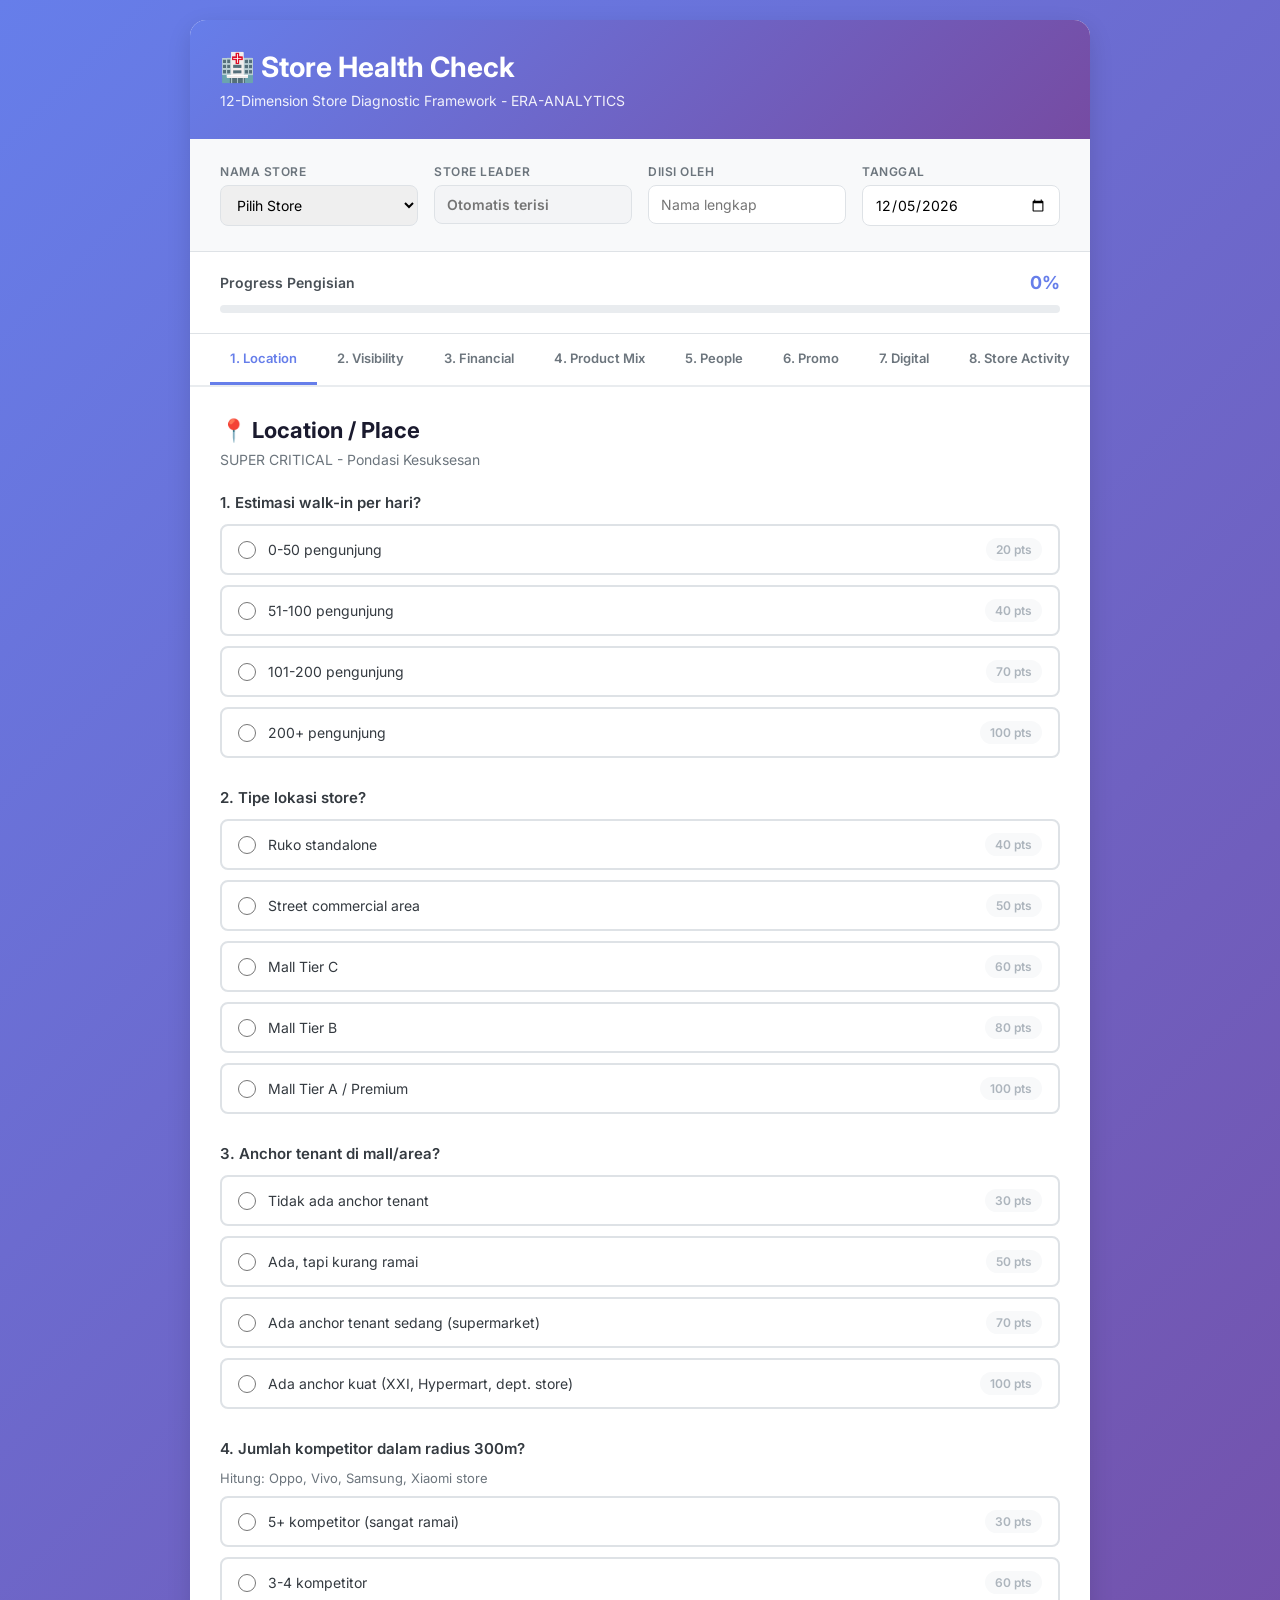
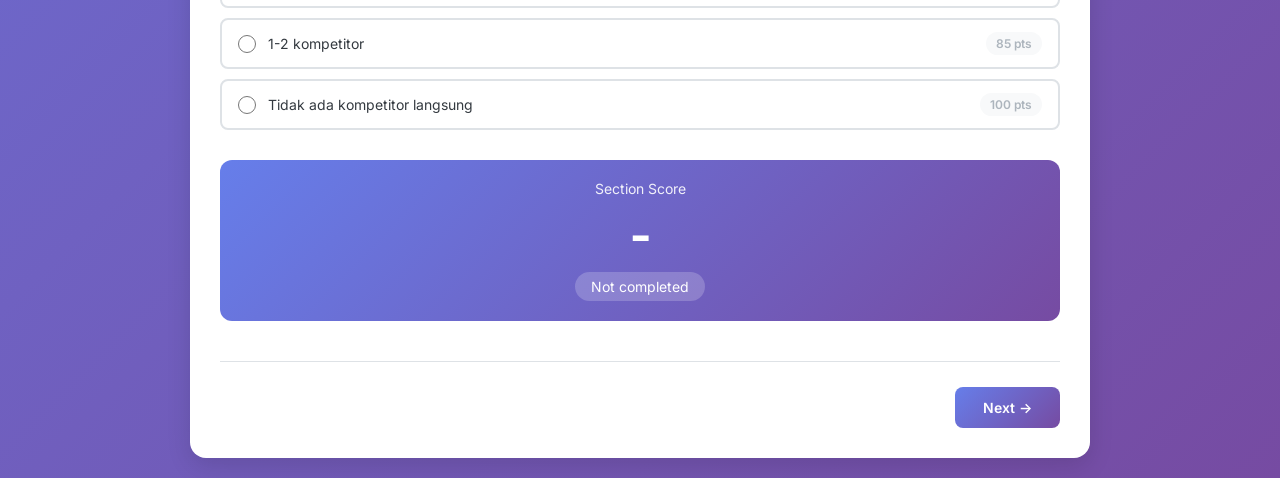
<file: ERA-STORE-HEALTHCHECK/index.html>
<!DOCTYPE html>
<html lang="id">
<head>
    <meta charset="UTF-8">
    <meta name="viewport" content="width=device-width, initial-scale=1.0">
    <meta name="description" content="ERA-ANALYTICS Store Health Check - 12-Dimension Store Diagnostic Framework">
    <meta name="author" content="ERA-ANALYTICS - Erajaya Digital Region 5">
    <title>Store Health Check - ERA-ANALYTICS</title>
    <link rel="icon" href="data:image/svg+xml,<svg xmlns='http://www.w3.org/2000/svg' viewBox='0 0 100 100'><text y='.9em' font-size='90'>🏥</text></svg>">
    <link href="https://fonts.googleapis.com/css2?family=Inter:wght@400;500;600;700&display=swap" rel="stylesheet">
    <style>
        * {
            margin: 0;
            padding: 0;
            box-sizing: border-box;
        }

        :root {
            --primary: #667eea;
            --primary-dark: #534AB7;
            --success: #00D084;
            --warning: #FFA500;
            --danger: #FF4757;
            --dark: #1a1a2e;
            --gray-100: #f8f9fa;
            --gray-200: #e9ecef;
            --gray-300: #dee2e6;
            --gray-400: #ced4da;
            --gray-500: #adb5bd;
            --gray-600: #6c757d;
            --gray-700: #495057;
            --gray-800: #343a40;
            --shadow: 0 2px 8px rgba(0, 0, 0, 0.08);
            --shadow-lg: 0 8px 24px rgba(0, 0, 0, 0.12);
        }

        body {
            font-family: 'Inter', sans-serif;
            background: linear-gradient(135deg, #667eea 0%, #764ba2 100%);
            min-height: 100vh;
            padding: 20px;
        }

        .container {
            max-width: 900px;
            margin: 0 auto;
            background: white;
            border-radius: 16px;
            box-shadow: var(--shadow-lg);
            overflow: hidden;
        }

        /* Header */
        .header {
            background: linear-gradient(135deg, #667eea 0%, #764ba2 100%);
            padding: 30px;
            color: white;
        }

        .header h1 {
            font-size: 28px;
            font-weight: 700;
            margin-bottom: 8px;
        }

        .header p {
            font-size: 14px;
            opacity: 0.9;
        }

        /* Store Info Section */
        .store-info {
            padding: 25px 30px;
            background: var(--gray-100);
            border-bottom: 1px solid var(--gray-300);
        }

        .info-grid {
            display: grid;
            grid-template-columns: repeat(4, 1fr);
            gap: 16px;
        }

        .info-field label {
            display: block;
            font-size: 12px;
            font-weight: 600;
            color: var(--gray-600);
            margin-bottom: 6px;
            text-transform: uppercase;
            letter-spacing: 0.5px;
        }

        .info-field input,
        .info-field select {
            width: 100%;
            padding: 10px 12px;
            border: 1px solid var(--gray-300);
            border-radius: 8px;
            font-size: 14px;
            font-family: 'Inter', sans-serif;
            transition: border-color 0.2s;
        }

        .info-field input:focus,
        .info-field select:focus {
            outline: none;
            border-color: var(--primary);
        }

        /* Progress Bar */
        .progress-section {
            padding: 20px 30px;
            background: white;
            border-bottom: 1px solid var(--gray-300);
        }

        .progress-header {
            display: flex;
            justify-content: space-between;
            align-items: center;
            margin-bottom: 12px;
        }

        .progress-text {
            font-size: 14px;
            color: var(--gray-700);
            font-weight: 600;
        }

        .progress-percent {
            font-size: 18px;
            font-weight: 700;
            color: var(--primary);
        }

        .progress-bar-container {
            height: 8px;
            background: var(--gray-200);
            border-radius: 4px;
            overflow: hidden;
        }

        .progress-bar {
            height: 100%;
            background: linear-gradient(90deg, var(--primary) 0%, #764ba2 100%);
            width: 0%;
            transition: width 0.4s ease;
        }

        /* Tab Navigation */
        .tabs {
            display: flex;
            overflow-x: auto;
            background: white;
            border-bottom: 2px solid var(--gray-200);
            padding: 0 20px;
        }

        .tab {
            padding: 16px 20px;
            font-size: 13px;
            font-weight: 600;
            color: var(--gray-600);
            cursor: pointer;
            border-bottom: 3px solid transparent;
            white-space: nowrap;
            transition: all 0.2s;
            position: relative;
        }

        .tab:hover {
            color: var(--primary);
        }

        .tab.active {
            color: var(--primary);
            border-bottom-color: var(--primary);
        }

        .tab.completed::after {
            content: '✓';
            position: absolute;
            top: 8px;
            right: 4px;
            width: 16px;
            height: 16px;
            background: var(--success);
            color: white;
            border-radius: 50%;
            font-size: 10px;
            display: flex;
            align-items: center;
            justify-content: center;
        }

        /* Content */
        .content {
            padding: 30px;
            min-height: 400px;
        }

        .section {
            display: none;
        }

        .section.active {
            display: block;
        }

        .section-title {
            font-size: 22px;
            font-weight: 700;
            color: var(--dark);
            margin-bottom: 8px;
        }

        .section-subtitle {
            font-size: 14px;
            color: var(--gray-600);
            margin-bottom: 25px;
        }

        /* Question */
        .question {
            margin-bottom: 30px;
        }

        .question-label {
            font-size: 15px;
            font-weight: 600;
            color: var(--gray-800);
            margin-bottom: 12px;
            display: block;
        }

        .question-helper {
            font-size: 13px;
            color: var(--gray-600);
            margin-bottom: 10px;
        }

        /* Radio Options */
        .radio-group {
            display: flex;
            flex-direction: column;
            gap: 10px;
        }

        .radio-option {
            display: flex;
            align-items: center;
            padding: 12px 16px;
            border: 2px solid var(--gray-300);
            border-radius: 8px;
            cursor: pointer;
            transition: all 0.2s;
        }

        .radio-option:hover {
            border-color: var(--primary);
            background: #f8f7ff;
        }

        .radio-option input[type="radio"] {
            margin-right: 12px;
            width: 18px;
            height: 18px;
            cursor: pointer;
        }

        .radio-option.selected {
            border-color: var(--primary);
            background: #f8f7ff;
        }

        .option-text {
            flex: 1;
            font-size: 14px;
            color: var(--gray-800);
        }

        .option-score {
            font-size: 12px;
            font-weight: 600;
            color: var(--gray-500);
            padding: 4px 10px;
            background: var(--gray-100);
            border-radius: 12px;
        }

        /* Number Input */
        .number-input-wrapper {
            position: relative;
            max-width: 300px;
        }

        .number-input {
            width: 100%;
            padding: 12px 16px;
            border: 2px solid var(--gray-300);
            border-radius: 8px;
            font-size: 16px;
            font-family: 'Inter', sans-serif;
        }

        .number-input:focus {
            outline: none;
            border-color: var(--primary);
        }

        /* Score Display */
        .score-display {
            margin-top: 15px;
            padding: 16px;
            background: linear-gradient(135deg, #f8f7ff 0%, #f0efff 100%);
            border-radius: 8px;
            border-left: 4px solid var(--primary);
        }

        .score-display-label {
            font-size: 12px;
            font-weight: 600;
            color: var(--gray-600);
            text-transform: uppercase;
            letter-spacing: 0.5px;
            margin-bottom: 6px;
        }

        .score-display-value {
            font-size: 28px;
            font-weight: 700;
            color: var(--primary);
        }

        /* Section Score Card */
        .section-score-card {
            margin-top: 30px;
            padding: 20px;
            background: linear-gradient(135deg, #667eea 0%, #764ba2 100%);
            border-radius: 12px;
            color: white;
            text-align: center;
        }

        .section-score-label {
            font-size: 14px;
            opacity: 0.9;
            margin-bottom: 8px;
        }

        .section-score-value {
            font-size: 48px;
            font-weight: 700;
        }

        .section-score-status {
            font-size: 14px;
            margin-top: 8px;
            padding: 6px 16px;
            background: rgba(255, 255, 255, 0.2);
            border-radius: 20px;
            display: inline-block;
        }

        /* Navigation Buttons */
        .nav-buttons {
            display: flex;
            justify-content: space-between;
            margin-top: 40px;
            padding-top: 25px;
            border-top: 1px solid var(--gray-300);
        }

        .btn {
            padding: 12px 28px;
            border: none;
            border-radius: 8px;
            font-size: 14px;
            font-weight: 600;
            cursor: pointer;
            transition: all 0.2s;
            font-family: 'Inter', sans-serif;
        }

        .btn-secondary {
            background: var(--gray-200);
            color: var(--gray-700);
        }

        .btn-secondary:hover {
            background: var(--gray-300);
        }

        .btn-primary {
            background: linear-gradient(135deg, #667eea 0%, #764ba2 100%);
            color: white;
        }

        .btn-primary:hover {
            transform: translateY(-2px);
            box-shadow: 0 4px 12px rgba(102, 126, 234, 0.4);
        }

        .btn-success {
            background: var(--success);
            color: white;
            font-size: 16px;
            padding: 14px 32px;
        }

        .btn-success:hover {
            transform: translateY(-2px);
            box-shadow: 0 4px 12px rgba(0, 208, 132, 0.4);
        }

        .btn:disabled {
            opacity: 0.5;
            cursor: not-allowed;
        }

        /* Summary Section */
        .summary-grid {
            display: grid;
            grid-template-columns: repeat(2, 1fr);
            gap: 20px;
            margin-bottom: 30px;
        }

        .summary-card {
            padding: 20px;
            background: var(--gray-100);
            border-radius: 12px;
            border-left: 4px solid var(--primary);
        }

        .summary-card-title {
            font-size: 12px;
            font-weight: 600;
            color: var(--gray-600);
            text-transform: uppercase;
            letter-spacing: 0.5px;
            margin-bottom: 8px;
        }

        .summary-card-value {
            font-size: 32px;
            font-weight: 700;
            color: var(--dark);
        }

        .summary-card-subtitle {
            font-size: 13px;
            color: var(--gray-600);
            margin-top: 4px;
        }

        .summary-card.success {
            border-left-color: var(--success);
        }

        .summary-card.success .summary-card-value {
            color: var(--success);
        }

        .summary-card.warning {
            border-left-color: var(--warning);
        }

        .summary-card.warning .summary-card-value {
            color: var(--warning);
        }

        .summary-card.danger {
            border-left-color: var(--danger);
        }

        .summary-card.danger .summary-card-value {
            color: var(--danger);
        }

        .dimension-list {
            margin-top: 30px;
        }

        .dimension-item {
            display: flex;
            align-items: center;
            justify-content: space-between;
            padding: 16px;
            background: white;
            border: 1px solid var(--gray-300);
            border-radius: 8px;
            margin-bottom: 12px;
        }

        .dimension-name {
            font-size: 14px;
            font-weight: 600;
            color: var(--gray-800);
        }

        .dimension-score {
            font-size: 20px;
            font-weight: 700;
        }

        .decision-section {
            margin-top: 30px;
            padding: 25px;
            background: linear-gradient(135deg, #f8f7ff 0%, #f0efff 100%);
            border-radius: 12px;
        }

        .decision-title {
            font-size: 16px;
            font-weight: 700;
            color: var(--dark);
            margin-bottom: 16px;
        }

        .decision-buttons {
            display: grid;
            grid-template-columns: repeat(4, 1fr);
            gap: 12px;
        }

        .decision-btn {
            padding: 16px;
            border-radius: 8px;
            text-align: center;
            font-weight: 700;
            color: white;
            cursor: pointer;
            transition: transform 0.2s;
        }

        .decision-btn:hover {
            transform: translateY(-2px);
        }

        .decision-btn.keep {
            background: linear-gradient(135deg, #43e97b 0%, #38f9d7 100%);
        }

        .decision-btn.improve {
            background: linear-gradient(135deg, #fa709a 0%, #fee140 100%);
        }

        .decision-btn.relocate {
            background: linear-gradient(135deg, #30cfd0 0%, #330867 100%);
        }

        .decision-btn.close {
            background: linear-gradient(135deg, #ff4757 0%, #c81d2e 100%);
        }

        .decision-btn.selected {
            box-shadow: 0 0 0 3px rgba(102, 126, 234, 0.3);
        }

        /* Responsive */
        @media (max-width: 900px) {
            .info-grid {
                grid-template-columns: repeat(2, 1fr);
            }
        }

        @media (max-width: 768px) {
            body {
                padding: 0;
                background: white;
            }

            .container {
                border-radius: 0;
                box-shadow: none;
                min-height: 100vh;
            }

            .header {
                padding: 20px 16px;
            }

            .header h1 {
                font-size: 22px;
            }

            .store-info {
                padding: 16px;
            }

            .info-grid {
                grid-template-columns: 1fr 1fr;
                gap: 12px;
            }

            .progress-section {
                padding: 14px 16px;
            }

            .content {
                padding: 20px 16px;
            }

            .section-title {
                font-size: 18px;
            }

            .summary-grid {
                grid-template-columns: 1fr 1fr;
                gap: 12px;
            }

            .decision-buttons {
                grid-template-columns: repeat(2, 1fr);
            }

            .tabs {
                padding: 0 8px;
            }

            .tab {
                padding: 12px 10px;
                font-size: 12px;
            }

            .nav-buttons {
                margin-top: 24px;
            }
        }

        @media (max-width: 480px) {
            .info-grid {
                grid-template-columns: 1fr;
            }

            .header h1 {
                font-size: 20px;
            }

            .summary-grid {
                grid-template-columns: 1fr;
            }

            .summary-card-value {
                font-size: 26px;
            }
        }

        /* Loading State */
        .loading {
            text-align: center;
            padding: 40px;
            color: var(--gray-600);
        }

        .spinner {
            border: 3px solid var(--gray-300);
            border-top: 3px solid var(--primary);
            border-radius: 50%;
            width: 40px;
            height: 40px;
            animation: spin 1s linear infinite;
            margin: 0 auto 16px;
        }

        @keyframes spin {
            0% { transform: rotate(0deg); }
            100% { transform: rotate(360deg); }
        }
    </style>
</head>
<body>
    <div class="container">
        <!-- Header -->
        <div class="header">
            <h1>🏥 Store Health Check</h1>
            <p>12-Dimension Store Diagnostic Framework - ERA-ANALYTICS</p>
        </div>

        <!-- Store Info -->
        <div class="store-info">
            <div class="info-grid">
                <div class="info-field">
                    <label>Nama Store</label>
                    <select id="storeSelect" onchange="onStoreChange()">
                        <option value="">Pilih Store</option>
                    </select>
                </div>
                <div class="info-field">
                    <label>Store Leader</label>
                    <input type="text" id="tshField" placeholder="Otomatis terisi" readonly
                           style="background:#f3f4f6;cursor:not-allowed;color:#374151;font-weight:600;">
                </div>
                <div class="info-field">
                    <label>Diisi oleh</label>
                    <input type="text" id="filledBy" placeholder="Nama lengkap">
                </div>
                <div class="info-field">
                    <label>Tanggal</label>
                    <input type="date" id="assessmentDate">
                </div>
            </div>
        </div>

        <!-- Progress -->
        <div class="progress-section">
            <div class="progress-header">
                <span class="progress-text">Progress Pengisian</span>
                <span class="progress-percent" id="progressPercent">0%</span>
            </div>
            <div class="progress-bar-container">
                <div class="progress-bar" id="progressBar"></div>
            </div>
        </div>

        <!-- Tabs -->
        <div class="tabs" id="tabs"></div>

        <!-- Content -->
        <div class="content" id="content">
            <!-- Sections will be dynamically generated -->
        </div>
    </div>

    <script>
        // ========================================
        // BACKEND CONFIGURATION
        // ========================================
        const APPS_SCRIPT_URL = 'https://script.google.com/macros/s/AKfycbzGGuY1fDBgeRyRh_pYjYYGntsJYoF1QlwV-bqmygvsjeBWjAow3a5AZaKf8UEjZuDt/exec';

        // ========================================
        // STORE MASTER DATA — 163 Toko Region 5
        // ========================================
        const STORES = [{"code":"E027","name":"ERAFONE DAAN MOGOT MALL","tsh":"Asep Mulyana","cluster":"Growth"},{"code":"E028","name":"ERAFONE MAL PURI INDAH","tsh":"Mukromin","cluster":"Recovery"},{"code":"E029","name":"ERAFONE LIPPO MALL PURI","tsh":"Feri Tri Prabowo","cluster":"Growth"},{"code":"E037","name":"ERAFONE GAJAH MADA PLAZA","tsh":"Ma'Ruf Wijaya","cluster":"Growth"},{"code":"E038","name":"ERAFONE MALL ATRIUM SENEN","tsh":"Khoirul Amirudin","cluster":"Recovery"},{"code":"E043","name":"ERAFONE PLAZA BINTARO JAYA","tsh":"Niko Erdian","cluster":"Growth"},{"code":"E046","name":"ERAFONE 2 ITC CEMPAKA MAS","tsh":"Close","cluster":"Recovery"},{"code":"E047","name":"ERAFONE 1 ITC CEMPAKA MAS","tsh":"Firman Saputra","cluster":"Growth"},{"code":"E051","name":"ERAFONE 2 MANGGA DUA SQUARE","tsh":"Close","cluster":"Recovery"},{"code":"E081","name":"ERAFONE MALL OF SERANG","tsh":"Andi Saputra","cluster":"Growth"},{"code":"E082","name":"ERAFONE LIVING WORLD ALAM SUTERA","tsh":"Indra Setiawan","cluster":"Stable"},{"code":"E083","name":"ERAFONE SUMARECON DIGITAL CENT","tsh":"Close","cluster":"Recovery"},{"code":"E084","name":"ERAFONE 1 SUPERMALL KARAWACI","tsh":"Rama Prasetyo","cluster":"Critical"},{"code":"E086","name":"ERAFONE WTC SERPONG","tsh":"Close","cluster":"Recovery"},{"code":"E087","name":"ERAFONE ITC BSD","tsh":"Aan","cluster":"Recovery"},{"code":"E088","name":"ERAFONE AEON MAL BSD CITY","tsh":"Gina Tania","cluster":"Growth"},{"code":"E089","name":"ERAFONE LOTTEMART II BINTARO","tsh":"Close","cluster":"Recovery"},{"code":"E095","name":"ERAFONE 3 ITC ROXY MAS","tsh":"Close","cluster":"Recovery"},{"code":"E096","name":"ERAFONE 2 ITC ROXY MAS","tsh":"Ajat Sudrajat","cluster":"Critical"},{"code":"E108","name":"ERAFONE CBD CILEDUG","tsh":"Close","cluster":"Recovery"},{"code":"E113","name":"ERAFONE GRAND INDONESIA","tsh":"Erwin Ilyas","cluster":"Critical"},{"code":"E119","name":"ERAFONE TANGERANG CITY MALL","tsh":"Muammar Alfis","cluster":"Growth"},{"code":"E124","name":"ERAFONE E-CENTER SUPERMAL KARA","tsh":"Close","cluster":"Recovery"},{"code":"E131","name":"ERAFONE 2 CBD CILEDUG","tsh":"Close","cluster":"Recovery"},{"code":"E137","name":"ERAFONE GREEN PRAMUKA SQUARE","tsh":"Andi Prastowo","cluster":"Critical"},{"code":"E150","name":"ERAFONE CILEGON CENTER MALL","tsh":"Arif Abdurahman Aziz","cluster":"Growth"},{"code":"E158","name":"ERAFONE MAL CIPUTRA JAKARTA","tsh":"Syafri","cluster":"Recovery"},{"code":"E160","name":"ERAFONE RUKO CEGER TANGERANG","tsh":"Diyanti","cluster":"Critical"},{"code":"E164","name":"ERAFONE MAL TAMAN ANGGREK","tsh":"Huda Pratama","cluster":"Critical"},{"code":"E165","name":"ERAFONE PAMULANG SQUARE","tsh":"Close","cluster":"Recovery"},{"code":"E172","name":"ERAFONE RUKO KEBON JERUK BINUS","tsh":"Damar Prayoga","cluster":"Stable"},{"code":"E191","name":"ERAFONE RUKO SURYA KENCANA PAMULANG","tsh":"Muhammad Sidik","cluster":"Growth"},{"code":"E193","name":"ERAFONE PLAZA SLIPI JAYA","tsh":"Close","cluster":"Recovery"},{"code":"E194","name":"ERAFONE RUKO RANGKASBITUNG","tsh":"Fardan Ega Pirmansyah","cluster":"Growth"},{"code":"E201","name":"ERAFONE RUKO KRESEK BALARAJA","tsh":"Dede Dermawan","cluster":"Critical"},{"code":"E206","name":"ERAFONE RUKO RADEN SALEH CILEDUG","tsh":"Close","cluster":"Recovery"},{"code":"E209","name":"ERAFONE RUKO AHMAD YANI SERANG","tsh":"Depih Harlan","cluster":"Growth"},{"code":"E210","name":"HULUWA RUKO JUHDI SERANG","tsh":"Close","cluster":"Recovery"},{"code":"E215","name":"ERAFONE GREEN SEDAYU MALL","tsh":"Ridwan Rifaldo","cluster":"Growth"},{"code":"E216","name":"ERAFONE SENAYAN PARK MALL","tsh":"Achmad Fauzan","cluster":"Critical"},{"code":"E221","name":"ERAFONE AND MORE CIPUTRA CITRA RAYA","tsh":"Elvirawati","cluster":"Growth"},{"code":"E231","name":"ERAFONE RUKO HOS COKROAMINOTO","tsh":"Muhammad Dendy","cluster":"Growth"},{"code":"E245","name":"ERAFONE RUKO BENDA RAYA PAMULANG","tsh":"Ari Firdaus Saputra","cluster":"Critical"},{"code":"E251","name":"ERAFONE RUKO CIMONE TANGERANG","tsh":"Muhamad Pardiansyah","cluster":"Critical"},{"code":"E253","name":"ERAFONE RUKO CURUG TANGERANG","tsh":"Teguh Prakoso","cluster":"Critical"},{"code":"E259","name":"ERAFONE RUKO KELAPA DUA TANGERANG","tsh":"Andri Sundara","cluster":"Critical"},{"code":"E281","name":"ERAFONE SENAYAN CITY 3.0","tsh":"Mohamad Roy Rojiani","cluster":"Critical"},{"code":"E299","name":"ERAFONE RUKO CIRENDEU","tsh":"Iqbal Firdaus","cluster":"Critical"},{"code":"E308","name":"ERAFONE RUKO MAYOR SAFEI","tsh":"Wita Gita Widianti","cluster":"Growth"},{"code":"E320","name":"ERAFONE RUKO PANDEGLANG","tsh":"Tb.Hanifan","cluster":"Recovery"},{"code":"E321","name":"ERAFONE RUKO SUDIMARA","tsh":"Mahfudin","cluster":"Recovery"},{"code":"E322","name":"ERAFONE RUKO MERUYA","tsh":"Adit Sukma Anggara","cluster":"Critical"},{"code":"E336","name":"ERAFONE RUKO RADEN FATAH CILEDUG","tsh":"Close","cluster":"Recovery"},{"code":"E347","name":"ERAFONE RUKO JELAMBAR BARU","tsh":"Close","cluster":"Recovery"},{"code":"E381","name":"ERAFONE RUKO PETA BARAT JAKBAR","tsh":"Jenal Aripin","cluster":"Recovery"},{"code":"E391","name":"ERAFONE RUKO SUPRATMAN CIPUTAT","tsh":"Muhamad Fahmi","cluster":"Critical"},{"code":"E396","name":"ERAFONE & MORE RUKO ITC ROXY MAS","tsh":"Panji Arsy Arya Dillah","cluster":"Critical"},{"code":"E413","name":"ERAFONE RUKO KEDOYA","tsh":"Agung Kurniawan","cluster":"Recovery"},{"code":"E414","name":"ERAFONE RUKO PERCETAKAN NEGARA","tsh":"Edy Putra Riansyah","cluster":"Growth"},{"code":"E417","name":"ERAFONE RUKO HASYIM ASYARI CILEDUG","tsh":"Romi Mulyadi","cluster":"Critical"},{"code":"E418","name":"ERAFONE RUKO CIRUAS SERANG","tsh":"Close","cluster":"Recovery"},{"code":"E419","name":"ERAFONE RUKO RAWA BUNTU","tsh":"Close","cluster":"Recovery"},{"code":"E420","name":"ERAFONE RUKO CEMPAKA PUTIH","tsh":"Close","cluster":"Recovery"},{"code":"E422","name":"ERAFONE RUKO MOH TOHA TANGERANG","tsh":"Michael Roma Nelson","cluster":"Recovery"},{"code":"E453","name":"ERAFONE RUKO DURI KOSAMBI","tsh":"Bagas Ajiyanto","cluster":"Critical"},{"code":"E465","name":"ERAFONE RUKO KEBAYORAN LAMA","tsh":"Ananda Aulia Rohman","cluster":"Critical"},{"code":"E484","name":"ERAFONE SERPONG PARADISE WALK","tsh":"Angga Ardian","cluster":"Critical"},{"code":"E499","name":"ERAFONE LABUAN","tsh":"Arby Rabiul Tsani","cluster":"Growth"},{"code":"E508","name":"ERAFONE JEMBATAN LIMA","tsh":"Adi Hasan Ashari","cluster":"Critical"},{"code":"E544","name":"ERAFONE CILEGON","tsh":"Ahmad Khusnul","cluster":"Recovery"},{"code":"E582","name":"ERAFONE RUKO SRENGSENG","tsh":"Andro Noca Jaya Pratama","cluster":"Critical"},{"code":"E585","name":"ERAFONE RUKO PONDOK CABE","tsh":"Close","cluster":"Recovery"},{"code":"E586","name":"ERAFONE RUKO GRAHA RAYA","tsh":"A Rahman","cluster":"Critical"},{"code":"E589","name":"ERAFONE RUKO PANIMBANG","tsh":"Ahmad Hidayatulloh","cluster":"Growth"},{"code":"E593","name":"ERAFONE RUKO MANGGA BESAR","tsh":"Mohamad Iqbal","cluster":"Stable"},{"code":"E612","name":"ERAFONE RUKO JOMBANG","tsh":"Dini Gandini","cluster":"Critical"},{"code":"E616","name":"ERAFONE 2.5 MERUYA ILIR","tsh":"Abdel Fickry Lain","cluster":"Critical"},{"code":"E620","name":"ERAFONE 2.5 PADJAJARAN PAMULANG","tsh":"Heru Bachtiar","cluster":"Critical"},{"code":"E627","name":"ERAFONE RUKO CISOKA","tsh":"Fahrul Yanuar","cluster":"Recovery"},{"code":"E646","name":"ERAFONE BATU CEPER","tsh":"Saiful Zuhdi","cluster":"Critical"},{"code":"E648","name":"ERAFONE RADEN SALEH CILEDUG 2","tsh":"Close","cluster":"Recovery"},{"code":"E663","name":"ERAFONE GARUDA KEMAYORAN","tsh":"Citra Lusiana","cluster":"Critical"},{"code":"E664","name":"ERAFONE TANJUNG DUREN","tsh":"Sigit Dwi Anggoro","cluster":"Critical"},{"code":"E678","name":"ERAFONE MB BENDUNGAN HILIR","tsh":"Bagus Purbantoro","cluster":"Critical"},{"code":"E679","name":"ERAFONE MB JOGLO RAYA","tsh":"Theodorus Eltara I R","cluster":"Critical"},{"code":"E682","name":"ERAFONE MB KH MANSYUR TANAH ABANG","tsh":"Cahyo Suhendro","cluster":"Critical"},{"code":"E683","name":"ERAFONE MB CIBADAK BALARAJA","tsh":"Close","cluster":"Recovery"},{"code":"E684","name":"ERAFONE MB SANGIANG","tsh":"Denny Sanjaya","cluster":"Critical"},{"code":"E685","name":"ERAFONE MB PONDOK BETUNG","tsh":"Rizki Tazakka","cluster":"Critical"},{"code":"E695","name":"ERAFONE MB BINONG","tsh":"Teguh Prakoso","cluster":"Critical"},{"code":"E696","name":"ERAFONE MB RASUNA SAID","tsh":"Muhamad Riyanto","cluster":"Critical"},{"code":"E697","name":"ERAFONE MB PALMERAH UTARA","tsh":"Close","cluster":"Recovery"},{"code":"E699","name":"ERAFONE MB KASEMEN SERANG","tsh":"Close","cluster":"Recovery"},{"code":"E704","name":"ERAFONE MB KH DEWANTARA CIPUTAT","tsh":"Muhammad Riduan Wahid","cluster":"Critical"},{"code":"E705","name":"ERAFONE MB CIATER TANGSEL","tsh":"Maryamah","cluster":"Critical"},{"code":"E714","name":"ERAFONE MB JATAKE","tsh":"Santo","cluster":"Critical"},{"code":"E715","name":"ERAFONE MB HAYAM WURUK","tsh":"Close","cluster":"Recovery"},{"code":"E727","name":"ERAFONE MB KRAMATWATU","tsh":"Close","cluster":"Recovery"},{"code":"E730","name":"ERAFONE GEROGOL CILEGON","tsh":"Close","cluster":"Recovery"},{"code":"E731","name":"ERAFONE MB GREEN VILLAGE PINANG","tsh":"Close","cluster":"Recovery"},{"code":"E732","name":"ERAFONE SABANG JAKPUS","tsh":"Roby Hidayat","cluster":"Critical"},{"code":"E744","name":"ERAFONE MB RAJEK","tsh":"Misbahul Badri","cluster":"Critical"},{"code":"E761","name":"ERAFONE MB KEDOYA DURI","tsh":"Close","cluster":"Recovery"},{"code":"E777","name":"ERAFONE CIHUNI GADING SERPONG","tsh":"Mulyana","cluster":"Critical"},{"code":"E787","name":"ERAFONE MB RUKOTIGARAKSA","tsh":"Nana Pratama","cluster":"Critical"},{"code":"E812","name":"ERAFONE MB KUTABUMI","tsh":"Edi Suryadi","cluster":"Critical"},{"code":"E813","name":"ERAFONE MB SERPONG GARDEN CISAUK","tsh":"Diki Febriyanto","cluster":"Critical"},{"code":"E821","name":"ERAFONE MB ANYER","tsh":"Ali Rohman","cluster":"Growth"},{"code":"E822","name":"ERAFONE MB KRAGILAN","tsh":"Marvel Ficky Watuseke","cluster":"Growth"},{"code":"E848","name":"ERAFONE PASAR KEMIS","tsh":"Irfan Supiandi","cluster":"Critical"},{"code":"E873","name":"ERAFONE MB LEGOK","tsh":"Andri Sundara","cluster":"Critical"},{"code":"E874","name":"ERAFONE MB DASANA INDAH","tsh":"Rezky Nabila","cluster":"Critical"},{"code":"E875","name":"ERAFONE MB POS PENGUMBEN","tsh":"Hamid Sanusi","cluster":"Critical"},{"code":"E879","name":"ERAFONE MB CIPARE","tsh":"Hendro Wijaya","cluster":"Recovery"},{"code":"E897","name":"ERAFONE MB CADAS","tsh":"Close","cluster":"Recovery"},{"code":"E898","name":"ERAFONE MB SAMANHUDI","tsh":"Danang Setyawan","cluster":"Critical"},{"code":"E923","name":"ERAFONE MB JALAN PANJANG","tsh":"Muhammad Bajri","cluster":"Critical"},{"code":"E941","name":"ERAFONE MB RAYA SERPONG","tsh":"Muhamad Igfir Refi Syarip","cluster":"Critical"},{"code":"E942","name":"ERAFONE MB KEMBANGAN UTARA","tsh":"Dwi Anang Krismanto","cluster":"Critical"},{"code":"E943","name":"ERAFONE MB TAMAN RATU","tsh":"Firda Sitarah","cluster":"Critical"},{"code":"E960","name":"ERAFONE MB MENCENG RAYA","tsh":"Alija Kalifa Akbar","cluster":"Critical"},{"code":"E986","name":"ERAFONE MB JEMBATAN BESI","tsh":"Irvan Egi Saputra","cluster":"Critical"},{"code":"E991","name":"ERAFONE 2.5 KEMANGGISAN UTAMA RAYA","tsh":"Rudi Noviansyah","cluster":"Critical"},{"code":"E992","name":"ERAFONE 2.5 KAPUK CENGKARENG","tsh":"Habibie Al Ghazali","cluster":"Growth"},{"code":"E993","name":"ERAFONE 2.5 IMAM BONJOL","tsh":"Close","cluster":"Recovery"},{"code":"F003","name":"ERAFONE 2.5 CILEDUG RAYA","tsh":"Rico Toja Hutajulu","cluster":"Critical"},{"code":"F022","name":"ERAFONE 2.5 PAMULANG","tsh":"Untung","cluster":"Critical"},{"code":"F073","name":"ERAFONE AGORA MALL","tsh":"Dyah Laras Safitri","cluster":"Critical"},{"code":"F074","name":"ERAFONE DOSS CIDENG JAKARTA","tsh":"Close","cluster":"Recovery"},{"code":"F077","name":"ERAFONE BINTARO EXCHANGE II","tsh":"Danyel Shilton Panjaitan","cluster":"Recovery"},{"code":"F080","name":"ERAFONE MENARA JAKARTA","tsh":"Rizky Setyadi","cluster":"Critical"},{"code":"F123","name":"SPECIAL STORE EDC","tsh":"VACANT","cluster":"Critical"},{"code":"F134","name":"ERAFONE MALL CIPUTRA 2.5 JAKARTA","tsh":"Levia Suci Hardiyanti","cluster":"Critical"},{"code":"G493","name":"AGRES MANGGA DUA SQUARE","tsh":"Ajat Sudrajat","cluster":"Critical"},{"code":"M013","name":"MEGASTORE SUPERMAL KARAWACI","tsh":"Rudi Herdiyanto","cluster":"Critical"},{"code":"M014","name":"ERAFONE AND MORE BINTARO X-CHANGE","tsh":"Akbari Permadika","cluster":"Stable"},{"code":"M015","name":"MEGASTORE ITC ROXY MAS","tsh":"Close","cluster":"Recovery"},{"code":"M019","name":"MEGASTORE SUMMARECON MALL SERPONG","tsh":"Alfian","cluster":"Recovery"},{"code":"M021","name":"ERAFONE & MORE RUKO CILEDUG","tsh":"Fahruk Azhara","cluster":"Recovery"},{"code":"M027","name":"ERAFONE & MORE RUKO CIPUTAT","tsh":"Mochamad Helmi Alatas","cluster":"Critical"},{"code":"M032","name":"MEGASTORE ITC CEMPAKA MAS","tsh":"Close","cluster":"Recovery"},{"code":"M048","name":"MEGASTORE RUKO CIKUPA","tsh":"Mochamad Ryan Krisdiana","cluster":"Critical"},{"code":"M061","name":"ERAFONE & MORE RUKO JATIUWUNG","tsh":"Santo","cluster":"Recovery"},{"code":"M068","name":"ERAFONE & MORE RUKO KAMAL CENGKAREN","tsh":"Arif Budiyanto","cluster":"Recovery"},{"code":"M091","name":"MEGASTORE CENTRAL PARK 3.0","tsh":"Damardika","cluster":"Recovery"},{"code":"M093","name":"MEGASTORE RUKO CIPONDOH TANGERANG","tsh":"Cukat Yoga Aditya","cluster":"Critical"},{"code":"M104","name":"MEGASTORE RUKO REMPOA CIPUTAT","tsh":"Iqbal Firdaus","cluster":"Critical"},{"code":"M132","name":"MEGASTORE GROGOL PETAMBURAN","tsh":"Close","cluster":"Recovery"},{"code":"M163","name":"ERAFONE & MORE SERPONG","tsh":"Mochammad Ramdan Akbar","cluster":"Critical"},{"code":"M167","name":"ERAFONE & MORE TELUK NAGA","tsh":"Jatonggo Silitonga","cluster":"Critical"},{"code":"M176","name":"ERAFONE & MORE KISAMAUN","tsh":"Muammar Alfis","cluster":"Critical"},{"code":"M193","name":"ERAFONE & MORE EDC","tsh":"Sandi Prasetia","cluster":"Critical"},{"code":"M212","name":"ERAFONE & MORE RAWASARI","tsh":"Adityo A Putra","cluster":"Critical"},{"code":"M219","name":"ERAFONE & MORE PURI INDAH MALL 2","tsh":"Riki Novianto","cluster":"Critical"},{"code":"M222","name":"ERAFONE & MORE EASTVARA MALL","tsh":"Reno Dharmawan","cluster":"Critical"},{"code":"N270","name":"ITMOS EDC PIK 2","tsh":"Close","cluster":"Recovery"},{"code":"N283","name":"LG EDC","tsh":"Close","cluster":"Recovery"},{"code":"N284","name":"TCL EDC","tsh":"Close","cluster":"Recovery"},{"code":"N285","name":"OPPO EDC","tsh":"Mahmud Efendi","cluster":"Critical"},{"code":"N287","name":"REALME EDC","tsh":"Close","cluster":"Recovery"},{"code":"N288","name":"VIVO EDC","tsh":"Muhammad Akbar Darmawan Putra","cluster":"Critical"},{"code":"N297","name":"TOSHIBA EDC","tsh":"Close","cluster":"Recovery"},{"code":"N343","name":"LOGITECH EDC PIK 2","tsh":"Close","cluster":"Recovery"}];

        // Configuration
        const dimensions = [
            {
                id: 1,
                name: 'Location',
                title: 'Location / Place',
                emoji: '📍',
                subtitle: 'SUPER CRITICAL - Pondasi Kesuksesan',
                questions: [
                    {
                        id: 'foot_traffic',
                        label: 'Estimasi walk-in per hari?',
                        type: 'radio',
                        options: [
                            { text: '0-50 pengunjung', score: 20 },
                            { text: '51-100 pengunjung', score: 40 },
                            { text: '101-200 pengunjung', score: 70 },
                            { text: '200+ pengunjung', score: 100 }
                        ]
                    },
                    {
                        id: 'location_type',
                        label: 'Tipe lokasi store?',
                        type: 'radio',
                        options: [
                            { text: 'Ruko standalone', score: 40 },
                            { text: 'Street commercial area', score: 50 },
                            { text: 'Mall Tier C', score: 60 },
                            { text: 'Mall Tier B', score: 80 },
                            { text: 'Mall Tier A / Premium', score: 100 }
                        ]
                    },
                    {
                        id: 'anchor_tenant',
                        label: 'Anchor tenant di mall/area?',
                        type: 'radio',
                        options: [
                            { text: 'Tidak ada anchor tenant', score: 30 },
                            { text: 'Ada, tapi kurang ramai', score: 50 },
                            { text: 'Ada anchor tenant sedang (supermarket)', score: 70 },
                            { text: 'Ada anchor kuat (XXI, Hypermart, dept. store)', score: 100 }
                        ]
                    },
                    {
                        id: 'competitor_density',
                        label: 'Jumlah kompetitor dalam radius 300m?',
                        helper: 'Hitung: Oppo, Vivo, Samsung, Xiaomi store',
                        type: 'radio',
                        options: [
                            { text: '5+ kompetitor (sangat ramai)', score: 30 },
                            { text: '3-4 kompetitor', score: 60 },
                            { text: '1-2 kompetitor', score: 85 },
                            { text: 'Tidak ada kompetitor langsung', score: 100 }
                        ]
                    }
                ]
            },
            {
                id: 2,
                name: 'Visibility',
                title: 'Visibility (VMD)',
                emoji: '👀',
                subtitle: 'SUPER CRITICAL - Walk-in Driver',
                questions: [
                    {
                        id: 'polesign_visibility',
                        label: 'Polesign terlihat dari jarak berapa?',
                        type: 'radio',
                        options: [
                            { text: 'Tidak terlihat / tertutup', score: 20 },
                            { text: '< 10 meter', score: 40 },
                            { text: '10-20 meter', score: 70 },
                            { text: '20+ meter (sangat jelas)', score: 100 }
                        ]
                    },
                    {
                        id: 'lighting',
                        label: 'Kualitas lighting store (siang & malam)?',
                        type: 'radio',
                        options: [
                            { text: 'Gelap / kurang terang', score: 30 },
                            { text: 'Cukup terang tapi tidak menonjol', score: 60 },
                            { text: 'Terang dan menarik perhatian', score: 100 }
                        ]
                    },
                    {
                        id: 'window_display',
                        label: 'Window display menarik?',
                        type: 'radio',
                        options: [
                            { text: 'Tidak ada / berantakan', score: 20 },
                            { text: 'Ada tapi kurang menarik', score: 50 },
                            { text: 'Cukup menarik', score: 75 },
                            { text: 'Sangat menarik & eye-catching', score: 100 }
                        ]
                    },
                    {
                        id: 'pop_clarity',
                        label: 'POP (Point of Purchase) promo terbaca jelas?',
                        type: 'radio',
                        options: [
                            { text: 'Tidak ada / tidak jelas', score: 30 },
                            { text: 'Ada tapi kurang jelas', score: 60 },
                            { text: 'Jelas dan informatif', score: 100 }
                        ]
                    }
                ]
            },
            {
                id: 3,
                name: 'Financial',
                title: 'Financial Performance',
                emoji: '💰',
                subtitle: 'CRITICAL - Profit Determiner',
                questions: [
                    {
                        id: 'revenue_vs_target',
                        label: 'Revenue vs Target (rata-rata 3 bulan terakhir)?',
                        type: 'radio',
                        options: [
                            { text: 'Di bawah 70% target', score: 20 },
                            { text: '70-85% target', score: 50 },
                            { text: '85-100% target', score: 80 },
                            { text: 'Di atas 100% target', score: 100 }
                        ]
                    },
                    {
                        id: 'profitability',
                        label: 'Status profitabilitas store?',
                        type: 'radio',
                        options: [
                            { text: 'LOSS (rugi)', score: 20 },
                            { text: 'BEP (impas)', score: 60 },
                            { text: 'Profit < 10%', score: 80 },
                            { text: 'Profit 10%+', score: 100 }
                        ]
                    },
                    {
                        id: 'roi',
                        label: 'ROI sejak opening?',
                        type: 'radio',
                        options: [
                            { text: 'Negatif / belum balik modal', score: 20 },
                            { text: 'ROI 0-50%', score: 50 },
                            { text: 'ROI 50-100%', score: 80 },
                            { text: 'ROI 100%+ (sudah balik modal)', score: 100 }
                        ]
                    },
                    {
                        id: 'sales_trend',
                        label: 'Trend penjualan 3 bulan terakhir?',
                        type: 'radio',
                        options: [
                            { text: 'Turun konsisten', score: 20 },
                            { text: 'Flat / stagnan', score: 50 },
                            { text: 'Naik bertahap', score: 80 },
                            { text: 'Naik signifikan', score: 100 }
                        ]
                    }
                ]
            },
            {
                id: 4,
                name: 'Product Mix',
                title: 'Product Mix & Sales Quality',
                emoji: '🛍️',
                subtitle: 'Sales Strategy Indicator',
                questions: [
                    {
                        id: 'attach_rate',
                        label: 'Attach rate accessories per transaksi device?',
                        helper: 'Target ideal: 2+ accessories per device',
                        type: 'radio',
                        options: [
                            { text: '< 1 accessories', score: 30 },
                            { text: '1-1.5 accessories', score: 60 },
                            { text: '1.5-2 accessories', score: 85 },
                            { text: '2+ accessories', score: 100 }
                        ]
                    },
                    {
                        id: 'margin_mix',
                        label: 'Komposisi high margin vs low margin product?',
                        type: 'radio',
                        options: [
                            { text: 'Didominasi low margin (80%+)', score: 30 },
                            { text: 'Mix 60% low / 40% high', score: 60 },
                            { text: 'Mix 50-50', score: 80 },
                            { text: 'Didominasi high margin (60%+)', score: 100 }
                        ]
                    },
                    {
                        id: 'dead_stock',
                        label: 'Dead stock / slow moving products?',
                        type: 'radio',
                        options: [
                            { text: '> 20% inventory adalah dead stock', score: 20 },
                            { text: '10-20% dead stock', score: 50 },
                            { text: '5-10% dead stock', score: 80 },
                            { text: '< 5% dead stock', score: 100 }
                        ]
                    }
                ]
            },
            {
                id: 5,
                name: 'People',
                title: 'People / Team Performance',
                emoji: '👨‍💼',
                subtitle: 'Human Capital Performance',
                questions: [
                    {
                        id: 'conversion_rate',
                        label: 'Conversion rate (walk-in to transaction)?',
                        type: 'radio',
                        options: [
                            { text: '< 10%', score: 30 },
                            { text: '10-20%', score: 60 },
                            { text: '20-30%', score: 85 },
                            { text: '30%+', score: 100 }
                        ]
                    },
                    {
                        id: 'product_knowledge',
                        label: 'Product knowledge tim sales?',
                        type: 'radio',
                        options: [
                            { text: 'Poor (sering tidak bisa jawab)', score: 30 },
                            { text: 'Fair (basic knowledge)', score: 60 },
                            { text: 'Good (bisa handle most products)', score: 85 },
                            { text: 'Excellent (expert level)', score: 100 }
                        ]
                    },
                    {
                        id: 'upselling_skill',
                        label: 'Upselling & cross-selling skill?',
                        type: 'radio',
                        options: [
                            { text: 'Poor (jarang upsell)', score: 30 },
                            { text: 'Fair (kadang-kadang)', score: 60 },
                            { text: 'Good (konsisten upsell)', score: 85 },
                            { text: 'Excellent (master closer)', score: 100 }
                        ]
                    }
                ]
            },
            {
                id: 6,
                name: 'Promo',
                title: 'Promo & Campaign Effectiveness',
                emoji: '🎯',
                subtitle: 'Marketing ROI Tracker',
                questions: [
                    {
                        id: 'campaign_uplift',
                        label: 'Campaign uplift (sales saat promo vs normal)?',
                        type: 'radio',
                        options: [
                            { text: 'Tidak ada peningkatan / turun', score: 20 },
                            { text: 'Naik < 20%', score: 50 },
                            { text: 'Naik 20-50%', score: 80 },
                            { text: 'Naik > 50%', score: 100 }
                        ]
                    },
                    {
                        id: 'voucher_redemption',
                        label: 'Voucher redemption rate?',
                        type: 'radio',
                        options: [
                            { text: '< 20%', score: 30 },
                            { text: '20-40%', score: 60 },
                            { text: '40-60%', score: 85 },
                            { text: '> 60%', score: 100 }
                        ]
                    }
                ]
            },
            {
                id: 7,
                name: 'Digital',
                title: 'Digital & Social Media',
                emoji: '📱',
                subtitle: 'Online Presence Impact',
                questions: [
                    {
                        id: 'social_activity',
                        label: 'Instagram/TikTok store aktif posting?',
                        type: 'radio',
                        options: [
                            { text: 'Tidak punya / tidak aktif', score: 20 },
                            { text: 'Posting < 2x per minggu', score: 50 },
                            { text: 'Posting 2-4x per minggu', score: 80 },
                            { text: 'Posting 4x+ per minggu (aktif)', score: 100 }
                        ]
                    },
                    {
                        id: 'google_rating',
                        label: 'Google Maps rating & review?',
                        type: 'radio',
                        options: [
                            { text: '< 3.5 stars', score: 30 },
                            { text: '3.5 - 4.0 stars', score: 60 },
                            { text: '4.0 - 4.5 stars', score: 85 },
                            { text: '4.5 - 5.0 stars', score: 100 }
                        ]
                    }
                ]
            },
            {
                id: 8,
                name: 'Store Activity',
                title: 'Store Activity & Events',
                emoji: '🎉',
                subtitle: 'Event-Driven Sales',
                questions: [
                    {
                        id: 'event_frequency',
                        label: 'Frekuensi event per bulan?',
                        helper: 'Super Brand Day, Gadgetpedia, Tech Talk, dll',
                        type: 'radio',
                        options: [
                            { text: 'Tidak pernah event', score: 20 },
                            { text: '1 event per bulan', score: 50 },
                            { text: '2-3 event per bulan', score: 80 },
                            { text: '4+ event per bulan', score: 100 }
                        ]
                    },
                    {
                        id: 'event_impact',
                        label: 'Traffic impact saat event vs normal?',
                        type: 'radio',
                        options: [
                            { text: 'Tidak ada peningkatan', score: 20 },
                            { text: 'Naik 20-50%', score: 60 },
                            { text: 'Naik 50-100%', score: 85 },
                            { text: 'Naik > 100%', score: 100 }
                        ]
                    }
                ]
            },
            {
                id: 9,
                name: 'Traffic',
                title: 'Traffic & Conversion',
                emoji: '🚶',
                subtitle: 'CRITICAL - Sales Funnel',
                questions: [
                    {
                        id: 'daily_walkin',
                        label: 'Estimasi walk-in per hari?',
                        type: 'radio',
                        options: [
                            { text: '0-30 walk-in', score: 20 },
                            { text: '30-60 walk-in', score: 50 },
                            { text: '60-100 walk-in', score: 80 },
                            { text: '100+ walk-in', score: 100 }
                        ]
                    },
                    {
                        id: 'peak_hour',
                        label: 'Peak hour traffic konsisten?',
                        type: 'radio',
                        options: [
                            { text: 'Sepi sepanjang hari', score: 20 },
                            { text: 'Ada peak hour tapi singkat', score: 60 },
                            { text: 'Peak hour 3-4 jam', score: 85 },
                            { text: 'Ramai sepanjang hari', score: 100 }
                        ]
                    },
                    {
                        id: 'repeat_customer',
                        label: 'Repeat customer rate?',
                        type: 'radio',
                        options: [
                            { text: '< 10%', score: 30 },
                            { text: '10-20%', score: 60 },
                            { text: '20-30%', score: 85 },
                            { text: '30%+', score: 100 }
                        ]
                    }
                ]
            },
            {
                id: 10,
                name: 'Competitor',
                title: 'Competitor Analysis',
                emoji: '🧾',
                subtitle: 'Market Position',
                questions: [
                    {
                        id: 'price_competitiveness',
                        label: 'Harga vs kompetitor?',
                        type: 'radio',
                        options: [
                            { text: 'Lebih mahal (tidak kompetitif)', score: 30 },
                            { text: 'Sama rata-rata', score: 60 },
                            { text: 'Sedikit lebih murah', score: 85 },
                            { text: 'Paling kompetitif di area', score: 100 }
                        ]
                    },
                    {
                        id: 'display_quality',
                        label: 'Display quality vs kompetitor?',
                        type: 'radio',
                        options: [
                            { text: 'Lebih buruk dari kompetitor', score: 30 },
                            { text: 'Sama dengan kompetitor', score: 60 },
                            { text: 'Lebih baik dari kompetitor', score: 85 },
                            { text: 'Jauh lebih baik (dominan)', score: 100 }
                        ]
                    }
                ]
            },
            {
                id: 11,
                name: 'Customer',
                title: 'Customer Behavior Insight',
                emoji: '🧠',
                subtitle: 'Advanced Analytics',
                questions: [
                    {
                        id: 'basket_size',
                        label: 'Average basket size (transaksi)?',
                        type: 'radio',
                        options: [
                            { text: '< Rp 2 juta', score: 30 },
                            { text: 'Rp 2-5 juta', score: 60 },
                            { text: 'Rp 5-10 juta', score: 85 },
                            { text: '> Rp 10 juta', score: 100 }
                        ]
                    },
                    {
                        id: 'payment_method',
                        label: 'Payment method dominan?',
                        type: 'radio',
                        options: [
                            { text: 'Cash 80%+ (limited purchasing power)', score: 40 },
                            { text: 'Cash 60% / Cicilan 40%', score: 70 },
                            { text: 'Cicilan dominan 60%+', score: 100 }
                        ]
                    }
                ]
            },
            {
                id: 12,
                name: 'Operational',
                title: 'Operational Efficiency',
                emoji: '⚙️',
                subtitle: 'Hidden Problem Detector',
                questions: [
                    {
                        id: 'operating_hours',
                        label: 'Jam operasional vs peak traffic?',
                        type: 'radio',
                        options: [
                            { text: 'Tutup saat peak hour (one shift)', score: 30 },
                            { text: 'Buka tapi kurang optimal', score: 60 },
                            { text: 'Buka sesuai peak hour', score: 85 },
                            { text: 'Extended hours (cover semua peak)', score: 100 }
                        ]
                    },
                    {
                        id: 'stock_availability',
                        label: 'Stock availability best seller products?',
                        type: 'radio',
                        options: [
                            { text: 'Sering stockout (> 30%)', score: 20 },
                            { text: 'Kadang stockout (10-30%)', score: 50 },
                            { text: 'Jarang stockout (< 10%)', score: 80 },
                            { text: 'Selalu ready stock', score: 100 }
                        ]
                    },
                    {
                        id: 'inventory_accuracy',
                        label: 'Inventory accuracy (system vs fisik)?',
                        type: 'radio',
                        options: [
                            { text: '< 80% accuracy', score: 30 },
                            { text: '80-90% accuracy', score: 60 },
                            { text: '90-95% accuracy', score: 85 },
                            { text: '95%+ accuracy', score: 100 }
                        ]
                    }
                ]
            }
        ];

        // State Management
        let currentSection = 0;
        let responses = {};
        let sectionScores = {};

        // Populate store dropdown
        function populateStoreDropdown() {
            const sel = document.getElementById('storeSelect');
            // Group by cluster for optgroups
            const groups = { Critical: [], Recovery: [], Stable: [], Growth: [] };
            STORES.forEach(s => {
                const label = `${s.code} — ${s.name}`;
                groups[s.cluster] = groups[s.cluster] || [];
                groups[s.cluster].push({ value: s.code, label });
            });
            const order = ['Critical', 'Recovery', 'Stable', 'Growth'];
            order.forEach(cluster => {
                if (!groups[cluster] || !groups[cluster].length) return;
                const og = document.createElement('optgroup');
                og.label = `⚠️ ${cluster}`.replace('⚠️ Growth','✅ Growth').replace('⚠️ Stable','🟡 Stable');
                groups[cluster].forEach(item => {
                    const opt = document.createElement('option');
                    opt.value = item.value;
                    opt.textContent = item.label;
                    og.appendChild(opt);
                });
                sel.appendChild(og);
            });
        }

        // Auto-fill TSH when store is selected
        function onStoreChange() {
            const code = document.getElementById('storeSelect').value;
            const store = STORES.find(s => s.code === code);
            document.getElementById('tshField').value = store ? store.tsh : '';
            saveToLocalStorage();
        }

        // Initialize
        document.addEventListener('DOMContentLoaded', function() {
            // Set default date to today
            document.getElementById('assessmentDate').valueAsDate = new Date();

            populateStoreDropdown();
            renderTabs();
            renderSections();
            updateProgress();
            loadFromLocalStorage();
        });

        // Render Tabs
        function renderTabs() {
            const tabsContainer = document.getElementById('tabs');
            dimensions.forEach((dim, index) => {
                const tab = document.createElement('div');
                tab.className = 'tab';
                tab.textContent = `${dim.id}. ${dim.name}`;
                tab.onclick = () => goToSection(index);
                tabsContainer.appendChild(tab);
            });
            
            // Summary tab
            const summaryTab = document.createElement('div');
            summaryTab.className = 'tab';
            summaryTab.textContent = 'Summary';
            summaryTab.onclick = () => goToSection(dimensions.length);
            tabsContainer.appendChild(summaryTab);
            
            updateTabs();
        }

        // Render Sections
        function renderSections() {
            const contentContainer = document.getElementById('content');
            
            // Render dimension sections
            dimensions.forEach((dim, dimIndex) => {
                const section = document.createElement('div');
                section.className = 'section';
                section.id = `section-${dimIndex}`;
                
                let html = `
                    <div class="section-title">${dim.emoji} ${dim.title}</div>
                    <div class="section-subtitle">${dim.subtitle}</div>
                `;
                
                dim.questions.forEach((q, qIndex) => {
                    html += `
                        <div class="question">
                            <label class="question-label">${qIndex + 1}. ${q.label}</label>
                            ${q.helper ? `<div class="question-helper">${q.helper}</div>` : ''}
                            <div class="radio-group">
                    `;
                    
                    q.options.forEach((opt, optIndex) => {
                        const inputId = `${dim.id}_${q.id}_${optIndex}`;
                        html += `
                            <label class="radio-option" data-input="${inputId}">
                                <input type="radio" 
                                       name="${dim.id}_${q.id}" 
                                       value="${opt.score}"
                                       id="${inputId}"
                                       onchange="handleRadioChange(${dim.id}, '${q.id}', ${opt.score})">
                                <span class="option-text">${opt.text}</span>
                                <span class="option-score">${opt.score} pts</span>
                            </label>
                        `;
                    });
                    
                    html += `
                            </div>
                        </div>
                    `;
                });
                
                // Section score display
                html += `
                    <div class="section-score-card">
                        <div class="section-score-label">Section Score</div>
                        <div class="section-score-value" id="section-score-${dimIndex}">-</div>
                        <div class="section-score-status" id="section-status-${dimIndex}">Not completed</div>
                    </div>
                `;
                
                // Navigation buttons
                html += `
                    <div class="nav-buttons">
                        <button class="btn btn-secondary" onclick="previousSection()" ${dimIndex === 0 ? 'style="visibility:hidden"' : ''}>
                            ← Previous
                        </button>
                        <button class="btn btn-primary" onclick="nextSection()">
                            ${dimIndex === dimensions.length - 1 ? 'Go to Summary →' : 'Next →'}
                        </button>
                    </div>
                `;
                
                section.innerHTML = html;
                contentContainer.appendChild(section);
            });
            
            // Render summary section
            renderSummarySection();
            
            // Show first section
            goToSection(0);
        }

        // Render Summary Section
        function renderSummarySection() {
            const contentContainer = document.getElementById('content');
            const summarySection = document.createElement('div');
            summarySection.className = 'section';
            summarySection.id = `section-${dimensions.length}`;
            
            summarySection.innerHTML = `
                <div class="section-title">📊 Health Check Summary</div>
                <div class="section-subtitle">Overall Store Diagnostic Results</div>
                
                <div class="summary-grid">
                    <div class="summary-card" id="overall-card">
                        <div class="summary-card-title">Overall Health Score</div>
                        <div class="summary-card-value" id="overall-score">-</div>
                        <div class="summary-card-subtitle" id="overall-status">-</div>
                    </div>
                    <div class="summary-card">
                        <div class="summary-card-title">Dimensions Completed</div>
                        <div class="summary-card-value" id="completed-count">0/12</div>
                        <div class="summary-card-subtitle">Fill all sections</div>
                    </div>
                </div>
                
                <div class="dimension-list" id="dimension-scores-list"></div>
                
                <div class="decision-section">
                    <div class="decision-title">💡 Recommended Decision</div>
                    <div class="decision-buttons">
                        <div class="decision-btn keep" onclick="selectDecision('keep')">KEEP</div>
                        <div class="decision-btn improve" onclick="selectDecision('improve')">IMPROVE</div>
                        <div class="decision-btn relocate" onclick="selectDecision('relocate')">RELOCATE</div>
                        <div class="decision-btn close" onclick="selectDecision('close')">CLOSE</div>
                    </div>
                </div>
                
                <div class="nav-buttons">
                    <button class="btn btn-secondary" onclick="previousSection()">← Previous</button>
                    <button class="btn btn-success" onclick="submitForm()">✓ Submit Health Check</button>
                </div>
            `;
            
            contentContainer.appendChild(summarySection);
        }

        // Handle Radio Change
        function handleRadioChange(dimId, questionId, score) {
            // Store response
            if (!responses[dimId]) responses[dimId] = {};
            responses[dimId][questionId] = score;
            
            // Update UI for selected option
            const radioInputs = document.querySelectorAll(`input[name="${dimId}_${questionId}"]`);
            radioInputs.forEach(input => {
                const label = input.closest('.radio-option');
                if (input.checked) {
                    label.classList.add('selected');
                } else {
                    label.classList.remove('selected');
                }
            });
            
            // Calculate section score
            calculateSectionScore(dimId);
            
            // Save to localStorage
            saveToLocalStorage();
            
            // Update progress
            updateProgress();
        }

        // Calculate Section Score
        function calculateSectionScore(dimId) {
            const dimension = dimensions.find(d => d.id === dimId);
            if (!dimension) return;
            
            const dimResponses = responses[dimId] || {};
            const scores = Object.values(dimResponses);
            
            if (scores.length === 0) return;
            
            const sectionScore = Math.round(scores.reduce((a, b) => a + b, 0) / scores.length);
            sectionScores[dimId] = sectionScore;
            
            // Update display
            const scoreElement = document.getElementById(`section-score-${dimId - 1}`);
            const statusElement = document.getElementById(`section-status-${dimId - 1}`);
            
            if (scoreElement) {
                scoreElement.textContent = sectionScore;
                
                let status = '';
                if (sectionScore >= 80) status = 'Excellent';
                else if (sectionScore >= 60) status = 'Good - Need Improvement';
                else status = 'Critical - Urgent Action';
                
                statusElement.textContent = status;
            }
            
            // Update tab completion
            updateTabs();
        }

        // Update Tabs
        function updateTabs() {
            const tabs = document.querySelectorAll('.tab');
            tabs.forEach((tab, index) => {
                tab.classList.remove('active', 'completed');
                
                if (index === currentSection) {
                    tab.classList.add('active');
                }
                
                // Check if section is completed
                if (index < dimensions.length) {
                    const dimId = dimensions[index].id;
                    const dimension = dimensions[index];
                    const dimResponses = responses[dimId] || {};
                    
                    if (Object.keys(dimResponses).length === dimension.questions.length) {
                        tab.classList.add('completed');
                    }
                }
            });
        }

        // Update Progress
        function updateProgress() {
            let totalQuestions = 0;
            let answeredQuestions = 0;
            
            dimensions.forEach(dim => {
                totalQuestions += dim.questions.length;
                const dimResponses = responses[dim.id] || {};
                answeredQuestions += Object.keys(dimResponses).length;
            });
            
            const progress = Math.round((answeredQuestions / totalQuestions) * 100);
            
            document.getElementById('progressPercent').textContent = `${progress}%`;
            document.getElementById('progressBar').style.width = `${progress}%`;
            
            // Update summary if on summary page
            if (currentSection === dimensions.length) {
                updateSummary();
            }
        }

        // Update Summary
        function updateSummary() {
            const completedCount = Object.keys(sectionScores).length;
            document.getElementById('completed-count').textContent = `${completedCount}/12`;
            
            // Calculate overall score
            if (completedCount > 0) {
                const scores = Object.values(sectionScores);
                const overallScore = Math.round(scores.reduce((a, b) => a + b, 0) / scores.length);
                
                document.getElementById('overall-score').textContent = overallScore;
                
                let status = '';
                let cardClass = '';
                if (overallScore >= 80) {
                    status = 'Excellent Performance';
                    cardClass = 'success';
                } else if (overallScore >= 60) {
                    status = 'Good - Need Improvement';
                    cardClass = 'warning';
                } else {
                    status = 'Critical - Urgent Action';
                    cardClass = 'danger';
                }
                
                document.getElementById('overall-status').textContent = status;
                document.getElementById('overall-card').className = `summary-card ${cardClass}`;
            }
            
            // Render dimension scores
            const listContainer = document.getElementById('dimension-scores-list');
            listContainer.innerHTML = '';
            
            dimensions.forEach(dim => {
                const score = sectionScores[dim.id] || 0;
                const item = document.createElement('div');
                item.className = 'dimension-item';
                
                let scoreClass = '';
                if (score >= 80) scoreClass = 'success';
                else if (score >= 60) scoreClass = 'warning';
                else scoreClass = 'danger';
                
                item.innerHTML = `
                    <span class="dimension-name">${dim.emoji} ${dim.title}</span>
                    <span class="dimension-score" style="color: var(--${scoreClass})">${score || '-'}</span>
                `;
                
                listContainer.appendChild(item);
            });
        }

        // Navigation
        function goToSection(index) {
            document.querySelectorAll('.section').forEach(s => s.classList.remove('active'));
            document.getElementById(`section-${index}`).classList.add('active');
            currentSection = index;
            updateTabs();
            
            if (index === dimensions.length) {
                updateSummary();
            }
            
            // Scroll to top
            window.scrollTo({ top: 0, behavior: 'smooth' });
        }

        function nextSection() {
            if (currentSection < dimensions.length) {
                goToSection(currentSection + 1);
            }
        }

        function previousSection() {
            if (currentSection > 0) {
                goToSection(currentSection - 1);
            }
        }

        // Decision Selection
        let selectedDecision = null;
        function selectDecision(decision) {
            selectedDecision = decision;
            document.querySelectorAll('.decision-btn').forEach(btn => {
                btn.classList.remove('selected');
            });
            event.target.classList.add('selected');
        }

        // Submit Form
        async function submitForm() {
            const storeCode    = document.getElementById('storeSelect').value;
            const tsh          = document.getElementById('tshField').value;
            const filledBy     = document.getElementById('filledBy').value;
            const assessmentDate = document.getElementById('assessmentDate').value;

            if (!storeCode || !filledBy || !assessmentDate) {
                alert('Lengkapi: Nama Store, Diisi Oleh, dan Tanggal!');
                return;
            }

            const store = STORES.find(s => s.code === storeCode);
            const storeName = store ? store.name : storeCode;

            const completedCount = Object.keys(sectionScores).length;
            if (completedCount < 12) {
                const ok = window.confirm(`Baru ${completedCount}/12 dimensi diisi. Submit sekarang?`);
                if (!ok) return;
            }

            const submitBtn = event.target;
            const originalText = submitBtn.textContent;
            submitBtn.textContent = '⏳ Menyimpan...';
            submitBtn.disabled = true;

            // Map section scores → dim fields expected by Code.gs
            const dimKeys = [
                'dim1_location','dim2_visibility','dim3_financial','dim4_product_mix',
                'dim5_people','dim6_promo','dim7_digital','dim8_store_activity',
                'dim9_traffic','dim10_competitor','dim11_customer','dim12_operational'
            ];
            const dimPayload = {};
            dimensions.forEach((dim, i) => {
                dimPayload[dimKeys[i]] = sectionScores[dim.id] || 0;
            });

            // Overall score & status — use computed values
            const scores = Object.values(sectionScores);
            const overallScore = scores.length
                ? Math.round(scores.reduce((a,b) => a+b, 0) / scores.length)
                : 0;
            const status   = overallScore >= 80 ? 'Excellent' : overallScore >= 60 ? 'Good' : 'Critical';
            const decision = selectedDecision
                ? selectedDecision.toUpperCase()
                : (overallScore >= 80 ? 'KEEP' : overallScore >= 60 ? 'IMPROVE' : overallScore >= 40 ? 'RELOCATE' : 'CLOSE');

            const payload = {
                store_code: storeCode,
                store_name: storeName,
                tsh,
                filled_by: filledBy,
                assessment_date: assessmentDate,
                ...dimPayload,
                overall_score: overallScore,
                status,
                decision,
                detailed_responses: responses
            };

            try {
                const res  = await fetch(APPS_SCRIPT_URL, {
                    method: 'POST',
                    headers: { 'Content-Type': 'application/json' },
                    body: JSON.stringify(payload)
                });
                const json = await res.json();

                if (json.success) {
                    alert(`✅ Health Check berhasil disimpan!\n\nToko: ${storeName}\nSkor: ${overallScore}/100\nStatus: ${status}\nDecision: ${decision}\n\nData tampil di ERA-ANALYTICS → Store Analytics.`);
                    localStorage.removeItem('healthCheckData');
                    if (window.confirm('Mulai assessment baru?')) {
                        location.reload();
                    } else {
                        submitBtn.textContent = '✓ Tersimpan';
                        submitBtn.style.background = 'var(--success)';
                    }
                } else {
                    throw new Error(json.error || 'Server error');
                }

            } catch (error) {
                console.error('Submission error:', error);
                alert(`⚠️ Gagal menyimpan: ${error.message}\n\nCoba refresh dan submit ulang.`);
                submitBtn.textContent = originalText;
                submitBtn.disabled = false;
            }
        }

        // LocalStorage Management
        function saveToLocalStorage() {
            const data = {
                responses,
                sectionScores,
                storeCode:      document.getElementById('storeSelect').value,
                filledBy:       document.getElementById('filledBy').value,
                assessmentDate: document.getElementById('assessmentDate').value
            };
            localStorage.setItem('healthCheckData', JSON.stringify(data));
        }

        function loadFromLocalStorage() {
            const saved = localStorage.getItem('healthCheckData');
            if (!saved) return;
            const data = JSON.parse(saved);
            responses     = data.responses     || {};
            sectionScores = data.sectionScores || {};

            if (data.storeCode) {
                document.getElementById('storeSelect').value = data.storeCode;
                onStoreChange();
            }
            if (data.filledBy)       document.getElementById('filledBy').value       = data.filledBy;
            if (data.assessmentDate) document.getElementById('assessmentDate').value = data.assessmentDate;

            // Restore radio selections
            Object.keys(responses).forEach(dimId => {
                Object.keys(responses[dimId]).forEach(qId => {
                    const value = responses[dimId][qId];
                    const input = document.querySelector(`input[name="${dimId}_${qId}"][value="${value}"]`);
                    if (input) {
                        input.checked = true;
                        input.closest('.radio-option').classList.add('selected');
                    }
                });
                calculateSectionScore(parseInt(dimId));
            });

            updateProgress();
            updateTabs();
        }
    </script>
</body>
</html>
</file>
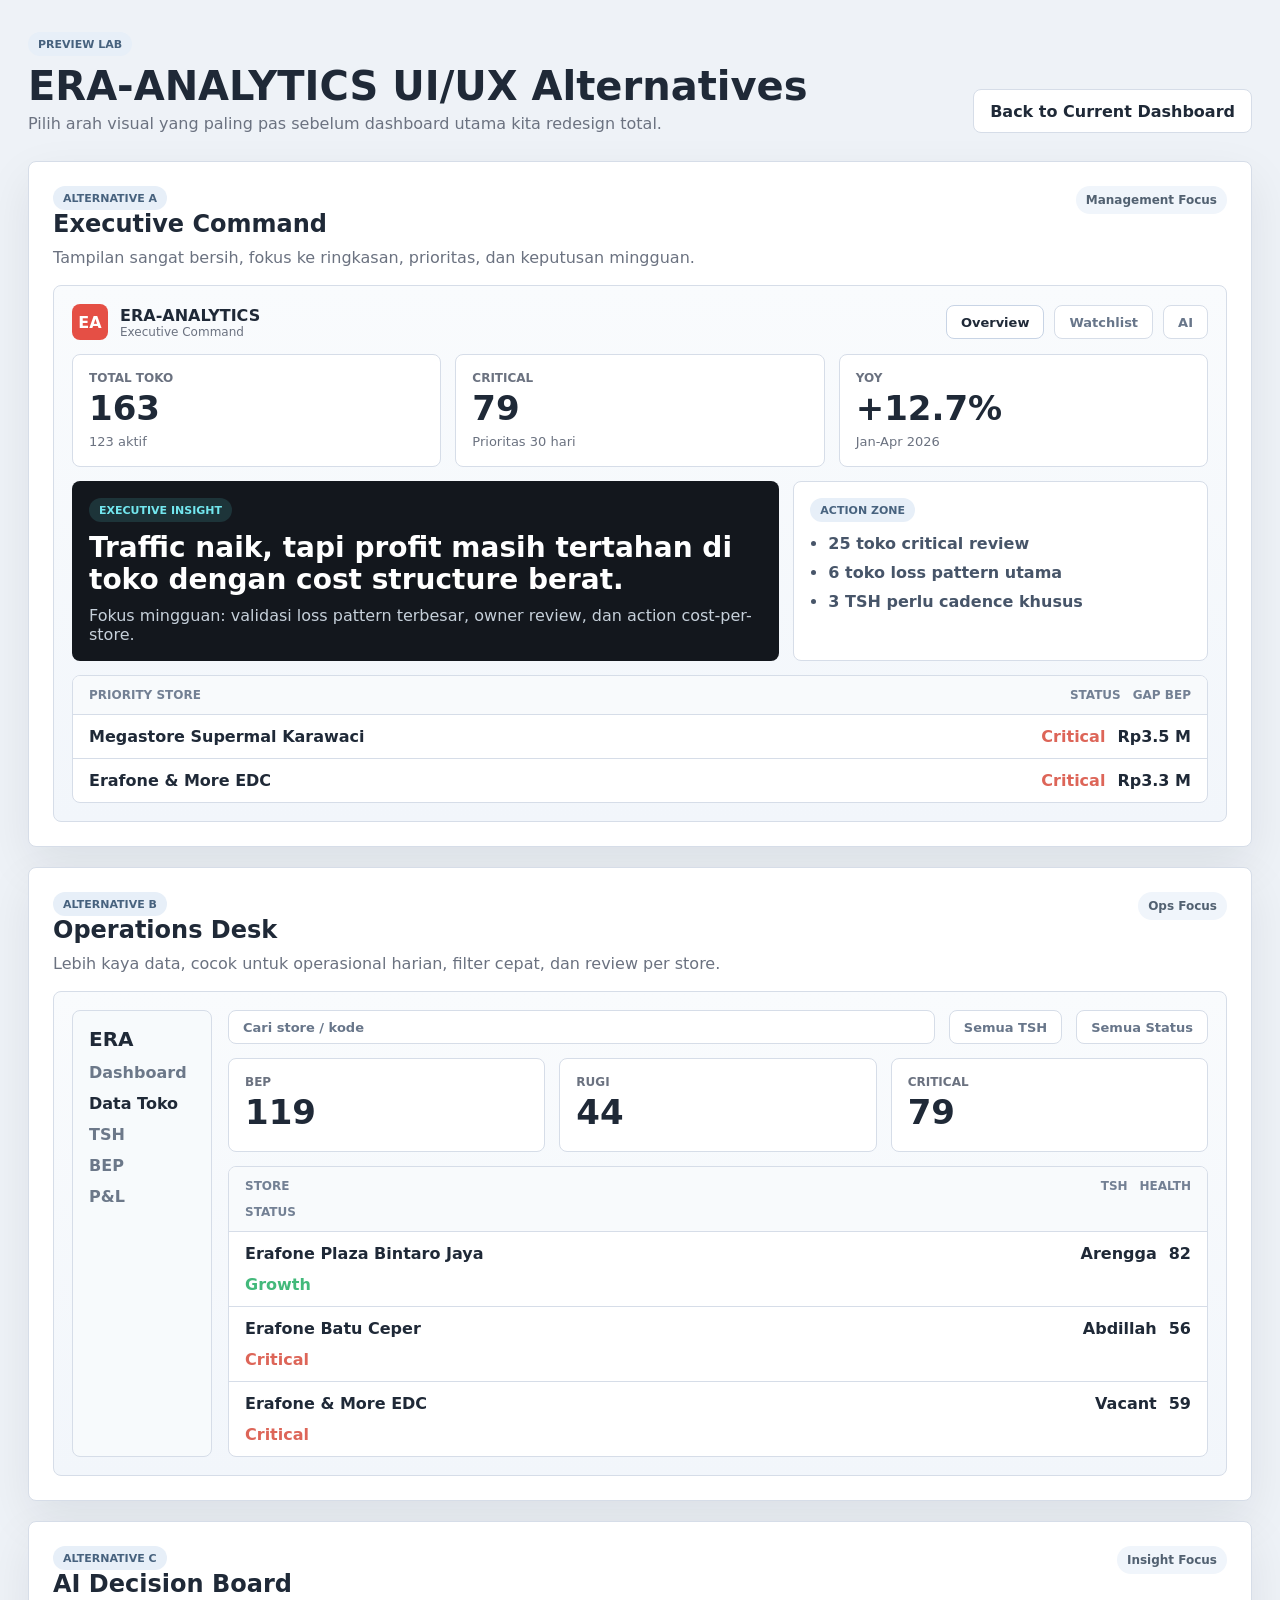
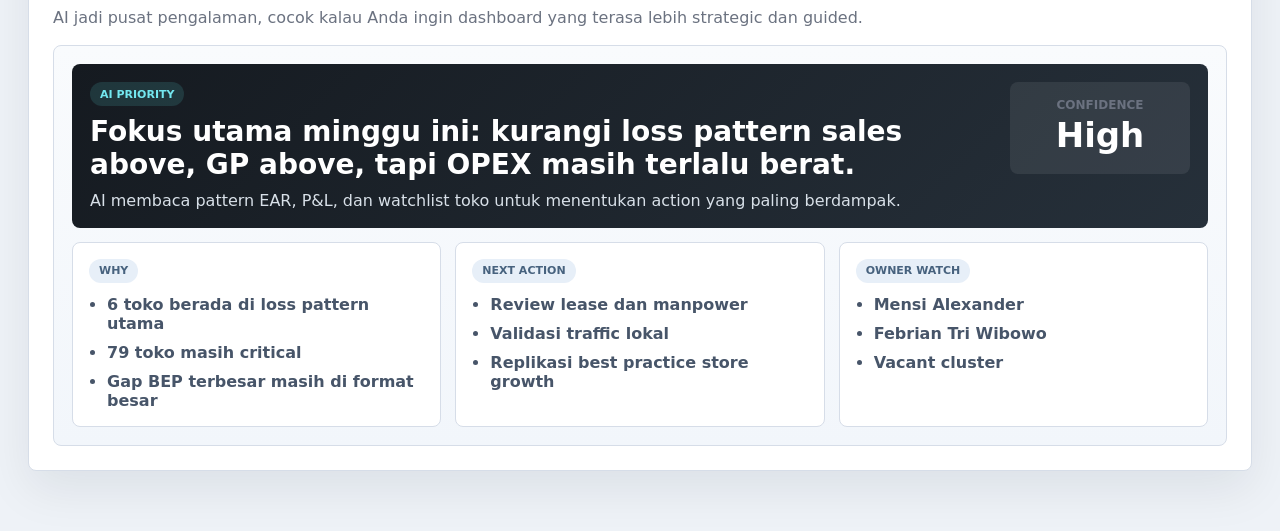
<file: design-alternatives.html>
<!doctype html>
<html lang="id">
  <head>
    <meta charset="utf-8" />
    <meta name="viewport" content="width=device-width, initial-scale=1" />
    <title>ERA-ANALYTICS Design Alternatives</title>
    <link rel="stylesheet" href="./design-alternatives.css?v=1" />
  </head>
  <body>
    <main class="lab-shell">
      <section class="lab-header">
        <div>
          <span class="eyebrow">Preview Lab</span>
          <h1>ERA-ANALYTICS UI/UX Alternatives</h1>
          <p>Pilih arah visual yang paling pas sebelum dashboard utama kita redesign total.</p>
        </div>
        <div class="header-actions">
          <a class="ghost-link" href="./index.html">Back to Current Dashboard</a>
        </div>
      </section>

      <section class="concept-grid">
        <article class="concept-card">
          <div class="concept-head">
            <div>
              <span class="concept-tag">Alternative A</span>
              <h2>Executive Command</h2>
            </div>
            <span class="fit-chip">Management Focus</span>
          </div>
          <p class="concept-copy">Tampilan sangat bersih, fokus ke ringkasan, prioritas, dan keputusan mingguan.</p>

          <div class="mockup executive">
            <div class="mock-topbar">
              <div class="brand-lockup">
                <div class="brand-mark">EA</div>
                <div>
                  <strong>ERA-ANALYTICS</strong>
                  <span>Executive Command</span>
                </div>
              </div>
              <div class="mock-nav">
                <span class="active">Overview</span>
                <span>Watchlist</span>
                <span>AI</span>
              </div>
            </div>

            <div class="metric-row">
              <div class="metric-card alt-a">
                <small>Total Toko</small>
                <strong>163</strong>
                <span>123 aktif</span>
              </div>
              <div class="metric-card alt-a">
                <small>Critical</small>
                <strong>79</strong>
                <span>Prioritas 30 hari</span>
              </div>
              <div class="metric-card alt-a">
                <small>YoY</small>
                <strong>+12.7%</strong>
                <span>Jan-Apr 2026</span>
              </div>
            </div>

            <div class="split-panel">
              <section class="panel dark">
                <span class="eyebrow aqua">Executive Insight</span>
                <h3>Traffic naik, tapi profit masih tertahan di toko dengan cost structure berat.</h3>
                <p>Fokus mingguan: validasi loss pattern terbesar, owner review, dan action cost-per-store.</p>
              </section>
              <section class="panel">
                <span class="eyebrow">Action Zone</span>
                <ul class="mini-list">
                  <li>25 toko critical review</li>
                  <li>6 toko loss pattern utama</li>
                  <li>3 TSH perlu cadence khusus</li>
                </ul>
              </section>
            </div>

            <div class="table-preview">
              <div class="table-head">
                <span>Priority Store</span>
                <span>Status</span>
                <span>Gap BEP</span>
              </div>
              <div class="table-row">
                <span>Megastore Supermal Karawaci</span>
                <span class="danger">Critical</span>
                <span>Rp3.5 M</span>
              </div>
              <div class="table-row">
                <span>Erafone & More EDC</span>
                <span class="danger">Critical</span>
                <span>Rp3.3 M</span>
              </div>
            </div>
          </div>
        </article>

        <article class="concept-card">
          <div class="concept-head">
            <div>
              <span class="concept-tag">Alternative B</span>
              <h2>Operations Desk</h2>
            </div>
            <span class="fit-chip">Ops Focus</span>
          </div>
          <p class="concept-copy">Lebih kaya data, cocok untuk operasional harian, filter cepat, dan review per store.</p>

          <div class="mockup operations">
            <div class="ops-layout">
              <aside class="mini-sidebar">
                <strong>ERA</strong>
                <span>Dashboard</span>
                <span class="active">Data Toko</span>
                <span>TSH</span>
                <span>BEP</span>
                <span>P&amp;L</span>
              </aside>
              <section class="ops-main">
                <div class="ops-toolbar">
                  <span class="search-pill">Cari store / kode</span>
                  <span class="filter-pill">Semua TSH</span>
                  <span class="filter-pill">Semua Status</span>
                </div>
                <div class="ops-summary">
                  <div class="summary-box">
                    <small>BEP</small>
                    <strong>119</strong>
                  </div>
                  <div class="summary-box">
                    <small>Rugi</small>
                    <strong>44</strong>
                  </div>
                  <div class="summary-box">
                    <small>Critical</small>
                    <strong>79</strong>
                  </div>
                </div>
                <div class="ops-table">
                  <div class="table-head">
                    <span>Store</span>
                    <span>TSH</span>
                    <span>Health</span>
                    <span>Status</span>
                  </div>
                  <div class="table-row">
                    <span>Erafone Plaza Bintaro Jaya</span>
                    <span>Arengga</span>
                    <span>82</span>
                    <span class="good">Growth</span>
                  </div>
                  <div class="table-row">
                    <span>Erafone Batu Ceper</span>
                    <span>Abdillah</span>
                    <span>56</span>
                    <span class="danger">Critical</span>
                  </div>
                  <div class="table-row">
                    <span>Erafone & More EDC</span>
                    <span>Vacant</span>
                    <span>59</span>
                    <span class="danger">Critical</span>
                  </div>
                </div>
              </section>
            </div>
          </div>
        </article>

        <article class="concept-card">
          <div class="concept-head">
            <div>
              <span class="concept-tag">Alternative C</span>
              <h2>AI Decision Board</h2>
            </div>
            <span class="fit-chip">Insight Focus</span>
          </div>
          <p class="concept-copy">AI jadi pusat pengalaman, cocok kalau Anda ingin dashboard yang terasa lebih strategic dan guided.</p>

          <div class="mockup decision">
            <div class="decision-hero">
              <div>
                <span class="eyebrow aqua">AI Priority</span>
                <h3>Fokus utama minggu ini: kurangi loss pattern sales above, GP above, tapi OPEX masih terlalu berat.</h3>
                <p>AI membaca pattern EAR, P&amp;L, dan watchlist toko untuk menentukan action yang paling berdampak.</p>
              </div>
              <div class="confidence-box">
                <small>Confidence</small>
                <strong>High</strong>
              </div>
            </div>

            <div class="decision-grid">
              <section class="panel">
                <span class="eyebrow">Why</span>
                <ul class="mini-list">
                  <li>6 toko berada di loss pattern utama</li>
                  <li>79 toko masih critical</li>
                  <li>Gap BEP terbesar masih di format besar</li>
                </ul>
              </section>
              <section class="panel">
                <span class="eyebrow">Next Action</span>
                <ul class="mini-list">
                  <li>Review lease dan manpower</li>
                  <li>Validasi traffic lokal</li>
                  <li>Replikasi best practice store growth</li>
                </ul>
              </section>
              <section class="panel">
                <span class="eyebrow">Owner Watch</span>
                <ul class="mini-list">
                  <li>Mensi Alexander</li>
                  <li>Febrian Tri Wibowo</li>
                  <li>Vacant cluster</li>
                </ul>
              </section>
            </div>
          </div>
        </article>
      </section>
    </main>
  </body>
  </html>
</file>
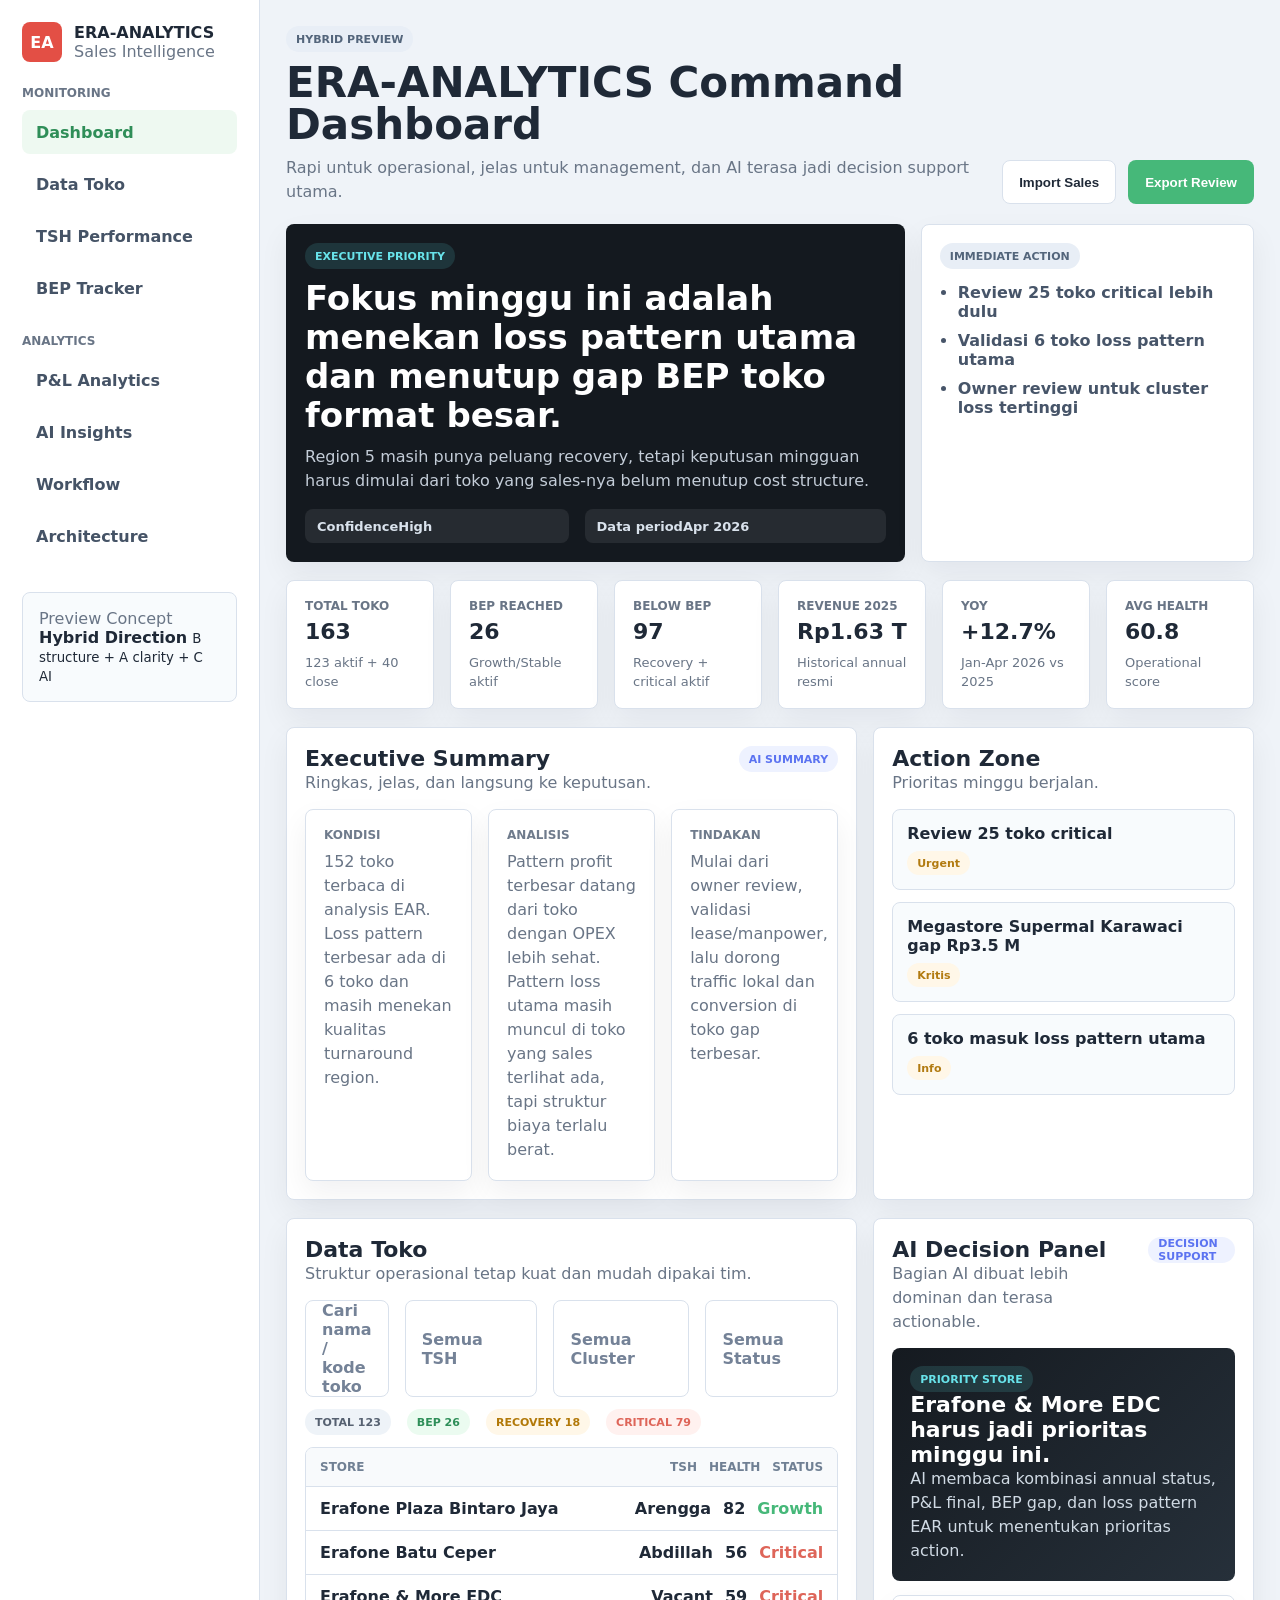
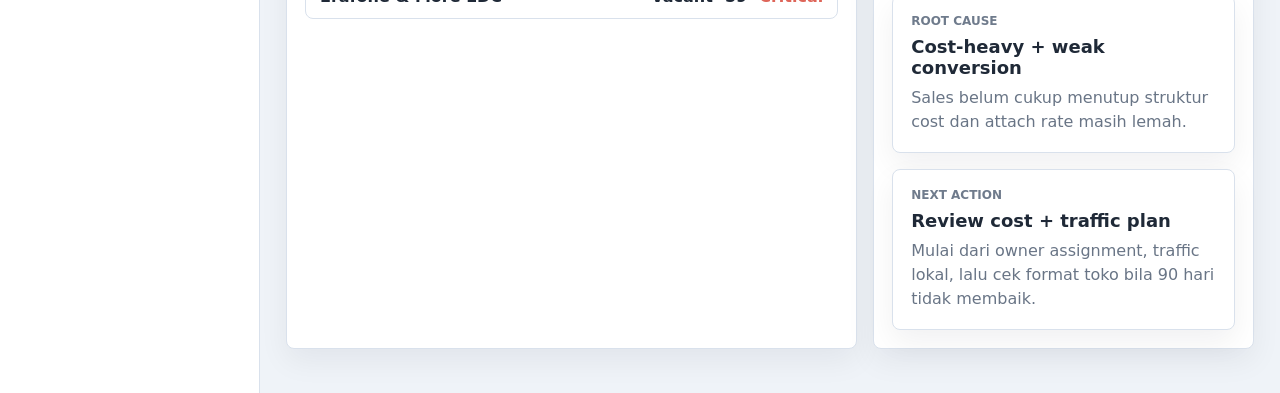
<file: design-hybrid-preview.html>
<!doctype html>
<html lang="id">
  <head>
    <meta charset="utf-8" />
    <meta name="viewport" content="width=device-width, initial-scale=1" />
    <title>ERA-ANALYTICS Hybrid Preview</title>
    <link rel="stylesheet" href="./design-hybrid-preview.css?v=1" />
  </head>
  <body>
    <div class="app-shell">
      <aside class="sidebar">
        <div class="brand">
          <div class="brand-mark">EA</div>
          <div>
            <strong>ERA-ANALYTICS</strong>
            <span>Sales Intelligence</span>
          </div>
        </div>

        <div class="nav-group">
          <span class="nav-label">Monitoring</span>
          <nav class="nav-list">
            <a class="active" href="#">Dashboard</a>
            <a href="#">Data Toko</a>
            <a href="#">TSH Performance</a>
            <a href="#">BEP Tracker</a>
          </nav>
        </div>

        <div class="nav-group">
          <span class="nav-label">Analytics</span>
          <nav class="nav-list">
            <a href="#">P&amp;L Analytics</a>
            <a href="#">AI Insights</a>
            <a href="#">Workflow</a>
            <a href="#">Architecture</a>
          </nav>
        </div>

        <div class="sidebar-note">
          <span>Preview Concept</span>
          <strong>Hybrid Direction</strong>
          <small>B structure + A clarity + C AI</small>
        </div>
      </aside>

      <main class="content">
        <section class="page-header">
          <div>
            <span class="eyebrow">Hybrid Preview</span>
            <h1>ERA-ANALYTICS Command Dashboard</h1>
            <p>Rapi untuk operasional, jelas untuk management, dan AI terasa jadi decision support utama.</p>
          </div>
          <div class="header-actions">
            <button class="ghost-button" type="button">Import Sales</button>
            <button class="primary-button" type="button">Export Review</button>
          </div>
        </section>

        <section class="hero-grid">
          <article class="hero-card dark">
            <span class="eyebrow aqua">Executive Priority</span>
            <h2>Fokus minggu ini adalah menekan loss pattern utama dan menutup gap BEP toko format besar.</h2>
            <p>Region 5 masih punya peluang recovery, tetapi keputusan mingguan harus dimulai dari toko yang sales-nya belum menutup cost structure.</p>
            <div class="hero-meta">
              <span>Confidence <b>High</b></span>
              <span>Data period <b>Apr 2026</b></span>
            </div>
          </article>

          <article class="hero-card action">
            <span class="eyebrow">Immediate Action</span>
            <ul>
              <li>Review 25 toko critical lebih dulu</li>
              <li>Validasi 6 toko loss pattern utama</li>
              <li>Owner review untuk cluster loss tertinggi</li>
            </ul>
          </article>
        </section>

        <section class="kpi-grid">
          <article class="kpi-card">
            <small>Total Toko</small>
            <strong>163</strong>
            <span>123 aktif + 40 close</span>
          </article>
          <article class="kpi-card">
            <small>BEP Reached</small>
            <strong>26</strong>
            <span>Growth/Stable aktif</span>
          </article>
          <article class="kpi-card">
            <small>Below BEP</small>
            <strong>97</strong>
            <span>Recovery + critical aktif</span>
          </article>
          <article class="kpi-card">
            <small>Revenue 2025</small>
            <strong>Rp1.63 T</strong>
            <span>Historical annual resmi</span>
          </article>
          <article class="kpi-card">
            <small>YoY</small>
            <strong>+12.7%</strong>
            <span>Jan-Apr 2026 vs 2025</span>
          </article>
          <article class="kpi-card">
            <small>Avg Health</small>
            <strong>60.8</strong>
            <span>Operational score</span>
          </article>
        </section>

        <section class="content-grid">
          <article class="panel wide">
            <div class="panel-head">
              <div>
                <h3>Executive Summary</h3>
                <p>Ringkas, jelas, dan langsung ke keputusan.</p>
              </div>
              <span class="chip">AI Summary</span>
            </div>
            <div class="summary-grid">
              <div class="summary-box">
                <span>Kondisi</span>
                <p>152 toko terbaca di analysis EAR. Loss pattern terbesar ada di 6 toko dan masih menekan kualitas turnaround region.</p>
              </div>
              <div class="summary-box">
                <span>Analisis</span>
                <p>Pattern profit terbesar datang dari toko dengan OPEX lebih sehat. Pattern loss utama masih muncul di toko yang sales terlihat ada, tapi struktur biaya terlalu berat.</p>
              </div>
              <div class="summary-box">
                <span>Tindakan</span>
                <p>Mulai dari owner review, validasi lease/manpower, lalu dorong traffic lokal dan conversion di toko gap terbesar.</p>
              </div>
            </div>
          </article>

          <article class="panel side">
            <div class="panel-head">
              <div>
                <h3>Action Zone</h3>
                <p>Prioritas minggu berjalan.</p>
              </div>
            </div>
            <div class="stack-list">
              <div class="stack-item">
                <strong>Review 25 toko critical</strong>
                <span>Urgent</span>
              </div>
              <div class="stack-item">
                <strong>Megastore Supermal Karawaci gap Rp3.5 M</strong>
                <span>Kritis</span>
              </div>
              <div class="stack-item">
                <strong>6 toko masuk loss pattern utama</strong>
                <span>Info</span>
              </div>
            </div>
          </article>
        </section>

        <section class="content-grid">
          <article class="panel">
            <div class="panel-head">
              <div>
                <h3>Data Toko</h3>
                <p>Struktur operasional tetap kuat dan mudah dipakai tim.</p>
              </div>
            </div>

            <div class="toolbar">
              <span class="search-pill">Cari nama / kode toko</span>
              <span class="filter-pill">Semua TSH</span>
              <span class="filter-pill">Semua Cluster</span>
              <span class="filter-pill">Semua Status</span>
            </div>

            <div class="pill-row">
              <span class="pill neutral">Total 123</span>
              <span class="pill positive">BEP 26</span>
              <span class="pill warning">Recovery 18</span>
              <span class="pill danger">Critical 79</span>
            </div>

            <div class="table-card">
              <div class="table-head">
                <span>Store</span>
                <span>TSH</span>
                <span>Health</span>
                <span>Status</span>
              </div>
              <div class="table-row">
                <span>Erafone Plaza Bintaro Jaya</span>
                <span>Arengga</span>
                <span>82</span>
                <span class="good">Growth</span>
              </div>
              <div class="table-row">
                <span>Erafone Batu Ceper</span>
                <span>Abdillah</span>
                <span>56</span>
                <span class="danger">Critical</span>
              </div>
              <div class="table-row">
                <span>Erafone &amp; More EDC</span>
                <span>Vacant</span>
                <span>59</span>
                <span class="danger">Critical</span>
              </div>
            </div>
          </article>

          <article class="panel">
            <div class="panel-head">
              <div>
                <h3>AI Decision Panel</h3>
                <p>Bagian AI dibuat lebih dominan dan terasa actionable.</p>
              </div>
              <span class="chip">Decision Support</span>
            </div>

            <div class="ai-card">
              <span class="eyebrow aqua">Priority Store</span>
              <h3>Erafone &amp; More EDC harus jadi prioritas minggu ini.</h3>
              <p>AI membaca kombinasi annual status, P&amp;L final, BEP gap, dan loss pattern EAR untuk menentukan prioritas action.</p>
            </div>

            <div class="decision-steps">
              <div class="step-box">
                <span>Root Cause</span>
                <strong>Cost-heavy + weak conversion</strong>
                <p>Sales belum cukup menutup struktur cost dan attach rate masih lemah.</p>
              </div>
              <div class="step-box">
                <span>Next Action</span>
                <strong>Review cost + traffic plan</strong>
                <p>Mulai dari owner assignment, traffic lokal, lalu cek format toko bila 90 hari tidak membaik.</p>
              </div>
            </div>
          </article>
        </section>
      </main>
    </div>
  </body>
  </html>
</file>
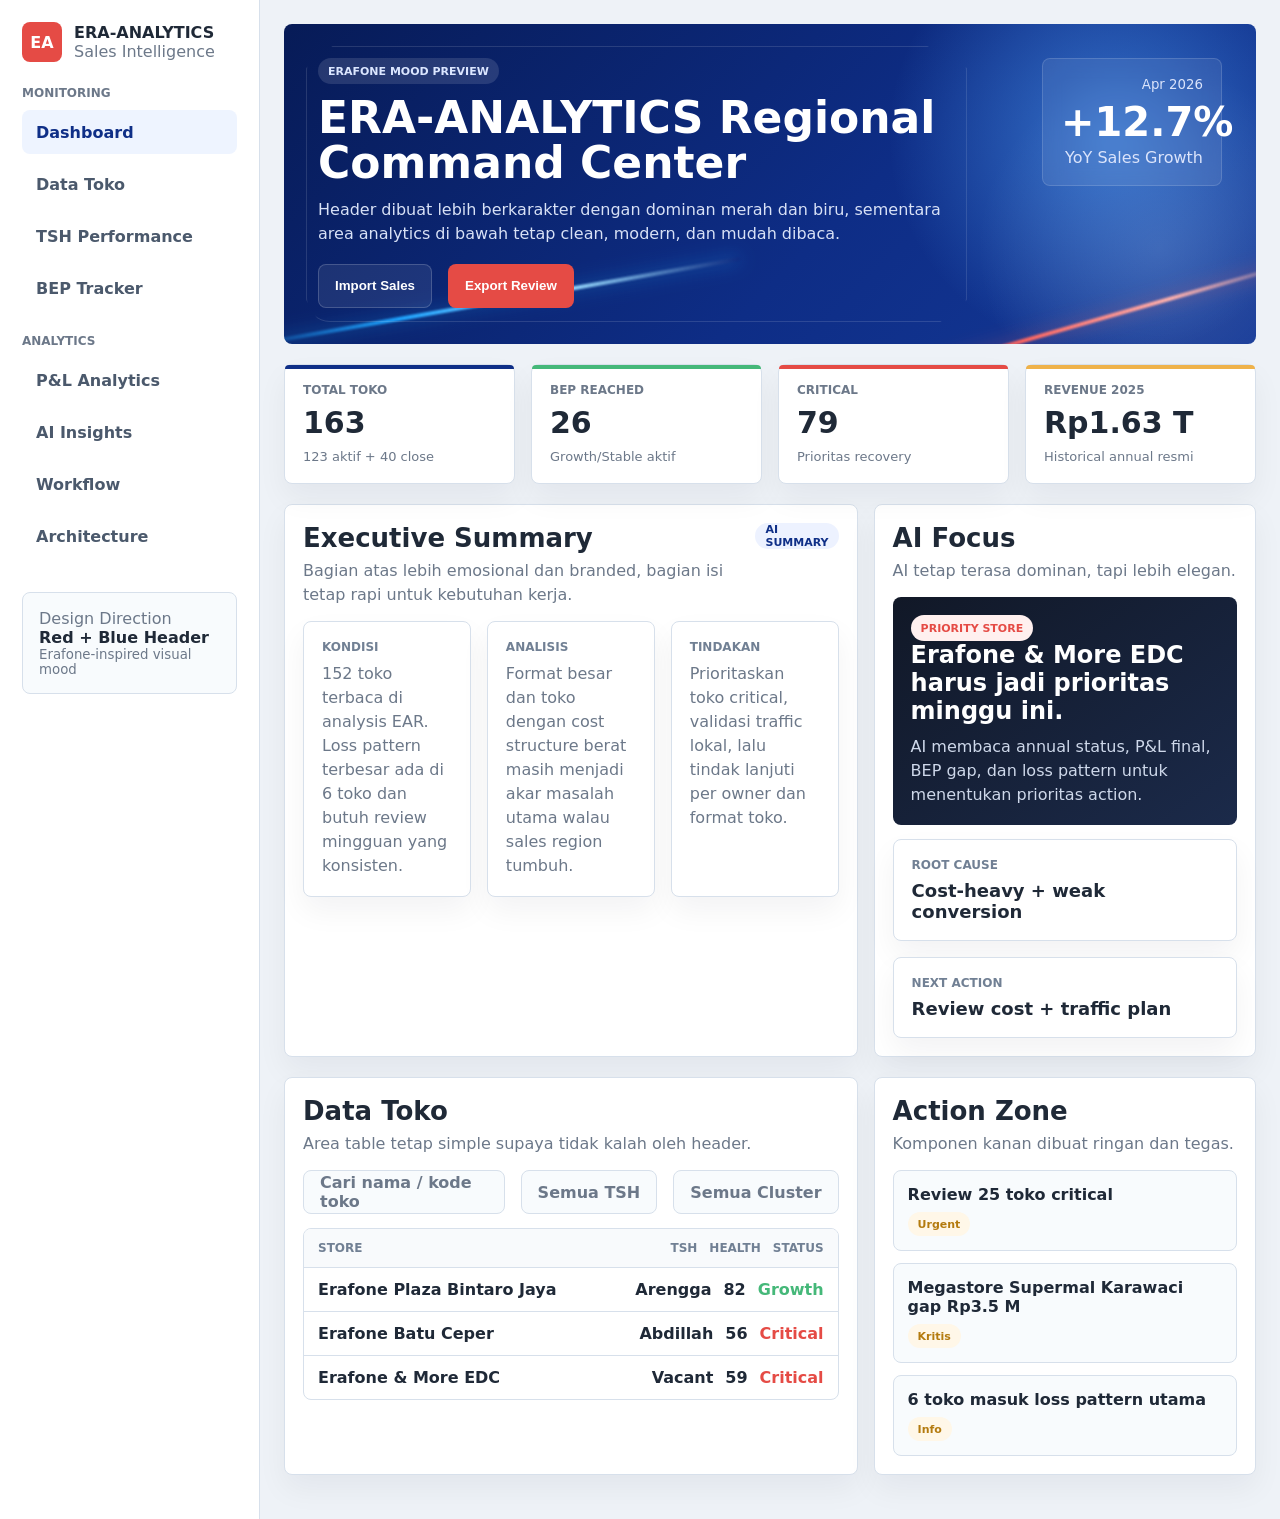
<file: design-redblue-preview.html>
<!doctype html>
<html lang="id">
  <head>
    <meta charset="utf-8" />
    <meta name="viewport" content="width=device-width, initial-scale=1" />
    <title>ERA-ANALYTICS Red Blue Preview</title>
    <link rel="stylesheet" href="./design-redblue-preview.css?v=2" />
  </head>
  <body>
    <div class="app-shell">
      <aside class="sidebar">
        <div class="brand">
          <div class="brand-mark">EA</div>
          <div>
            <strong>ERA-ANALYTICS</strong>
            <span>Sales Intelligence</span>
          </div>
        </div>

        <div class="nav-group">
          <span class="nav-label">Monitoring</span>
          <nav class="nav-list">
            <a class="active" href="#">Dashboard</a>
            <a href="#">Data Toko</a>
            <a href="#">TSH Performance</a>
            <a href="#">BEP Tracker</a>
          </nav>
        </div>

        <div class="nav-group">
          <span class="nav-label">Analytics</span>
          <nav class="nav-list">
            <a href="#">P&amp;L Analytics</a>
            <a href="#">AI Insights</a>
            <a href="#">Workflow</a>
            <a href="#">Architecture</a>
          </nav>
        </div>

        <div class="sidebar-note">
          <span>Design Direction</span>
          <strong>Red + Blue Header</strong>
          <small>Erafone-inspired visual mood</small>
        </div>
      </aside>

      <main class="content">
        <section class="hero-banner">
          <div class="hero-copy">
            <span class="eyebrow">Erafone Mood Preview</span>
            <h1>ERA-ANALYTICS Regional Command Center</h1>
            <p>Header dibuat lebih berkarakter dengan dominan merah dan biru, sementara area analytics di bawah tetap clean, modern, dan mudah dibaca.</p>
            <div class="hero-actions">
              <button class="ghost-button" type="button">Import Sales</button>
              <button class="primary-button" type="button">Export Review</button>
            </div>
          </div>
          <div class="hero-stat">
            <small>Apr 2026</small>
            <strong>+12.7%</strong>
            <span>YoY Sales Growth</span>
          </div>
          <div class="light-streak streak-blue"></div>
          <div class="light-streak streak-red"></div>
          <div class="hero-orbit"></div>
        </section>

        <section class="kpi-grid">
          <article class="kpi-card accent-blue">
            <small>Total Toko</small>
            <strong>163</strong>
            <span>123 aktif + 40 close</span>
          </article>
          <article class="kpi-card accent-green">
            <small>BEP Reached</small>
            <strong>26</strong>
            <span>Growth/Stable aktif</span>
          </article>
          <article class="kpi-card accent-red">
            <small>Critical</small>
            <strong>79</strong>
            <span>Prioritas recovery</span>
          </article>
          <article class="kpi-card accent-amber">
            <small>Revenue 2025</small>
            <strong>Rp1.63 T</strong>
            <span>Historical annual resmi</span>
          </article>
        </section>

        <section class="content-grid">
          <article class="panel wide">
            <div class="panel-head">
              <div>
                <h2>Executive Summary</h2>
                <p>Bagian atas lebih emosional dan branded, bagian isi tetap rapi untuk kebutuhan kerja.</p>
              </div>
              <span class="chip">AI Summary</span>
            </div>
            <div class="summary-grid">
              <div class="summary-box">
                <span>Kondisi</span>
                <p>152 toko terbaca di analysis EAR. Loss pattern terbesar ada di 6 toko dan butuh review mingguan yang konsisten.</p>
              </div>
              <div class="summary-box">
                <span>Analisis</span>
                <p>Format besar dan toko dengan cost structure berat masih menjadi akar masalah utama walau sales region tumbuh.</p>
              </div>
              <div class="summary-box">
                <span>Tindakan</span>
                <p>Prioritaskan toko critical, validasi traffic lokal, lalu tindak lanjuti per owner dan format toko.</p>
              </div>
            </div>
          </article>

          <article class="panel side">
            <div class="panel-head">
              <div>
                <h2>AI Focus</h2>
                <p>AI tetap terasa dominan, tapi lebih elegan.</p>
              </div>
            </div>
            <div class="ai-card">
              <span class="eyebrow red">Priority Store</span>
              <h3>Erafone &amp; More EDC harus jadi prioritas minggu ini.</h3>
              <p>AI membaca annual status, P&amp;L final, BEP gap, dan loss pattern untuk menentukan prioritas action.</p>
            </div>
            <div class="mini-stack">
              <div class="mini-box">
                <span>Root Cause</span>
                <strong>Cost-heavy + weak conversion</strong>
              </div>
              <div class="mini-box">
                <span>Next Action</span>
                <strong>Review cost + traffic plan</strong>
              </div>
            </div>
          </article>
        </section>

        <section class="content-grid">
          <article class="panel">
            <div class="panel-head">
              <div>
                <h2>Data Toko</h2>
                <p>Area table tetap simple supaya tidak kalah oleh header.</p>
              </div>
            </div>
            <div class="toolbar">
              <span class="search-pill">Cari nama / kode toko</span>
              <span class="filter-pill">Semua TSH</span>
              <span class="filter-pill">Semua Cluster</span>
            </div>
            <div class="table-card">
              <div class="table-head">
                <span>Store</span>
                <span>TSH</span>
                <span>Health</span>
                <span>Status</span>
              </div>
              <div class="table-row">
                <span>Erafone Plaza Bintaro Jaya</span>
                <span>Arengga</span>
                <span>82</span>
                <span class="good">Growth</span>
              </div>
              <div class="table-row">
                <span>Erafone Batu Ceper</span>
                <span>Abdillah</span>
                <span>56</span>
                <span class="danger">Critical</span>
              </div>
              <div class="table-row">
                <span>Erafone &amp; More EDC</span>
                <span>Vacant</span>
                <span>59</span>
                <span class="danger">Critical</span>
              </div>
            </div>
          </article>

          <article class="panel">
            <div class="panel-head">
              <div>
                <h2>Action Zone</h2>
                <p>Komponen kanan dibuat ringan dan tegas.</p>
              </div>
            </div>
            <div class="stack-list">
              <div class="stack-item">
                <strong>Review 25 toko critical</strong>
                <span>Urgent</span>
              </div>
              <div class="stack-item">
                <strong>Megastore Supermal Karawaci gap Rp3.5 M</strong>
                <span>Kritis</span>
              </div>
              <div class="stack-item">
                <strong>6 toko masuk loss pattern utama</strong>
                <span>Info</span>
              </div>
            </div>
          </article>
        </section>
      </main>
    </div>
  </body>
  </html>
</file>
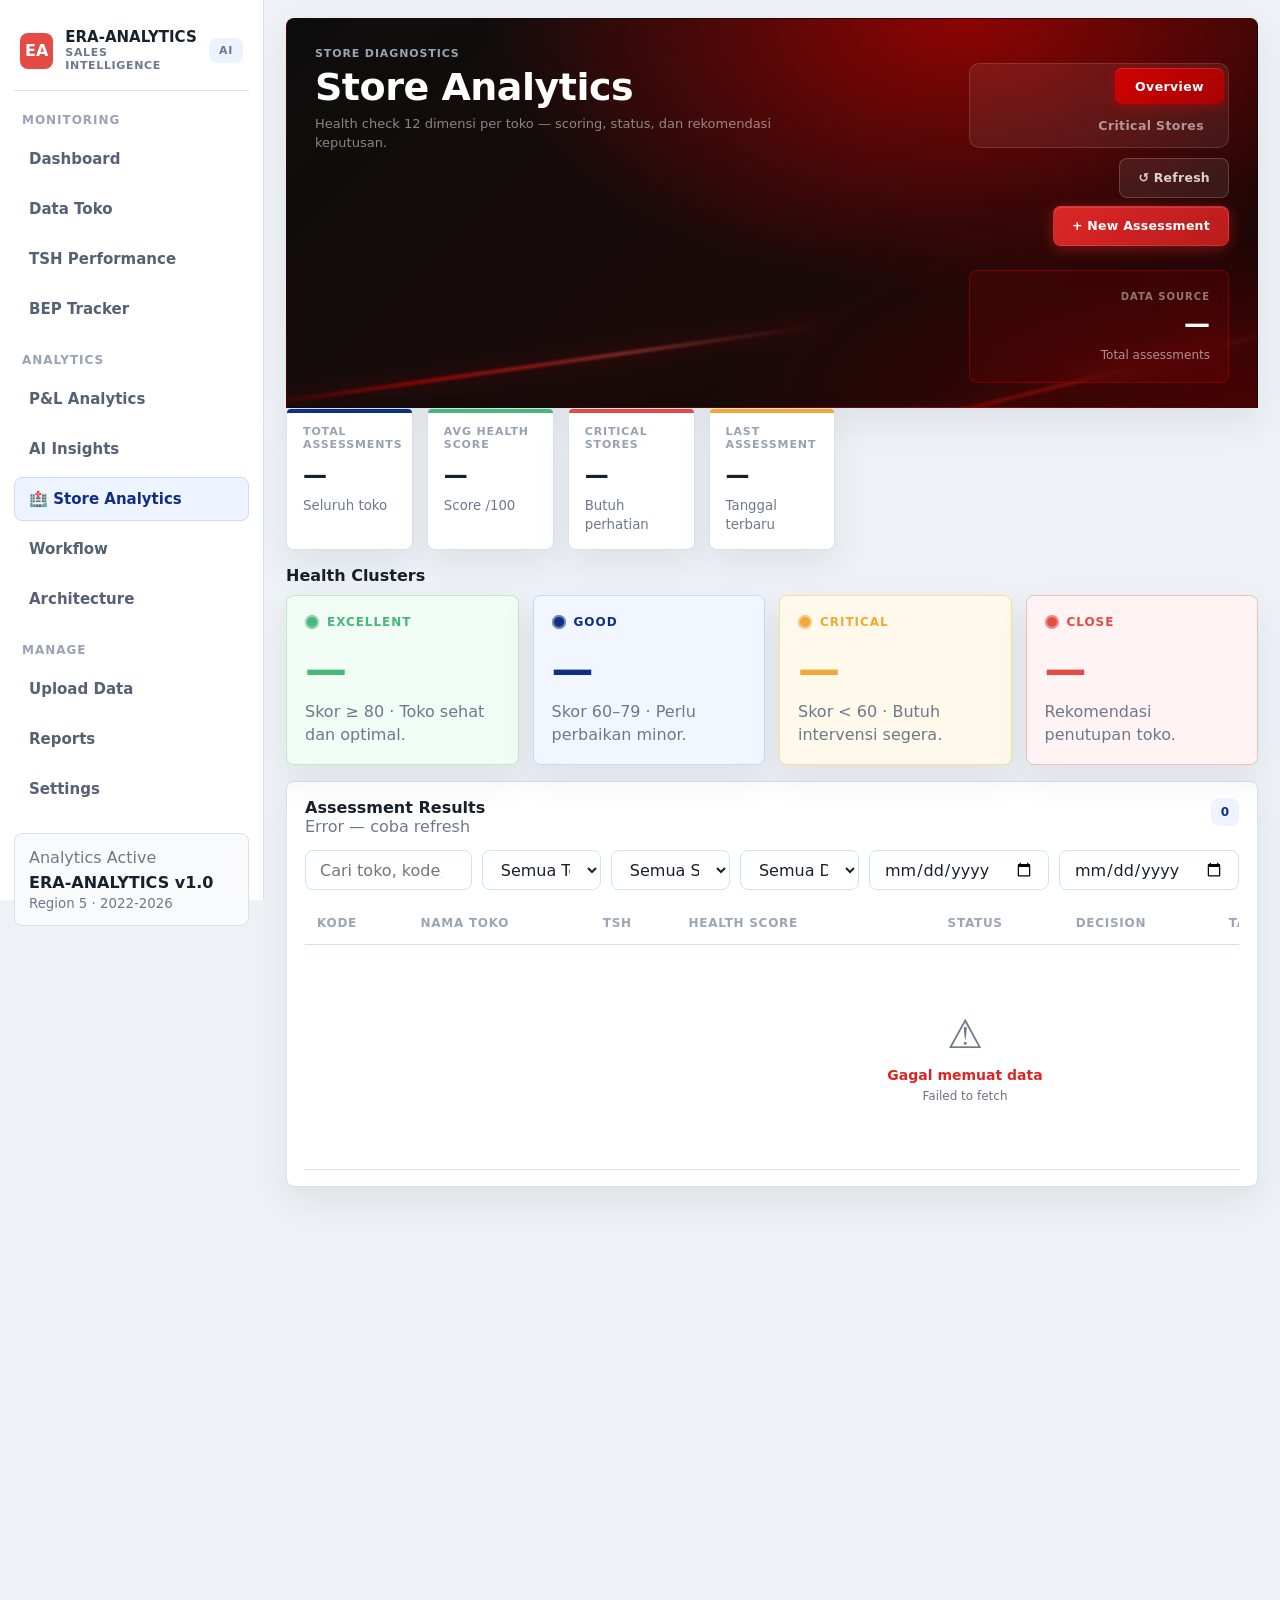
<file: store-analytics.html>
<!doctype html>
<html lang="id">
  <head>
    <meta charset="utf-8" />
    <meta name="viewport" content="width=device-width, initial-scale=1" />
    <title>Store Analytics — ERA-ANALYTICS</title>
    <link rel="stylesheet" href="./styles.css?v=era-red-2" />
    <style>
      /* ── Score bar ── */
      .score-bar-wrap { display: flex; align-items: center; gap: 8px; }
      .score-bar-track {
        flex: 1; height: 6px; background: #e5e7eb; border-radius: 99px; overflow: hidden;
      }
      .score-bar-fill { height: 100%; border-radius: 99px; transition: width .3s; }
      .score-val { font-size: 13px; font-weight: 700; font-family: 'JetBrains Mono', monospace; min-width: 30px; text-align: right; }
      .score-excellent .score-bar-fill { background: #16a34a; }
      .score-excellent .score-val  { color: #16a34a; }
      .score-good .score-bar-fill  { background: #d97706; }
      .score-good .score-val       { color: #d97706; }
      .score-critical .score-bar-fill { background: #dc2626; }
      .score-critical .score-val   { color: #dc2626; }

      /* ── Status / Decision badges ── */
      .badge-status, .badge-decision {
        display: inline-block; padding: 2px 9px; border-radius: 99px;
        font-size: 11px; font-weight: 700; letter-spacing: .02em; white-space: nowrap;
      }
      .badge-excellent { background: #dcfce7; color: #15803d; }
      .badge-good      { background: #fef3c7; color: #b45309; }
      .badge-critical  { background: #fee2e2; color: #b91c1c; }
      .badge-keep      { background: #dbeafe; color: #1d4ed8; }
      .badge-improve   { background: #fef3c7; color: #b45309; }
      .badge-relocate  { background: #ede9fe; color: #6d28d9; }
      .badge-close     { background: #fee2e2; color: #b91c1c; }

      /* ── Action buttons in table ── */
      .tbl-btn {
        padding: 4px 10px; border-radius: 5px; font-size: 11px; font-weight: 600;
        cursor: pointer; border: 1px solid; font-family: inherit; transition: opacity .15s;
      }
      .tbl-btn:hover { opacity: .8; }
      .tbl-btn-view   { background: #eff6ff; color: #1d4ed8; border-color: #bfdbfe; }
      .tbl-btn-new    { background: #f0fdf4; color: #15803d; border-color: #bbf7d0; }
      .tbl-btn-delete { background: #fff1f2; color: #be123c; border-color: #fecdd3; }
      .tbl-btn-delete:hover { background: #ffe4e6; }

      /* ── Confirm delete modal ── */
      .confirm-overlay {
        display: none; position: fixed; inset: 0; background: rgba(0,0,0,.5);
        z-index: 300; align-items: center; justify-content: center;
      }
      .confirm-overlay.open { display: flex; }
      .confirm-box {
        background: #fff; border-radius: 12px; padding: 28px 28px 24px;
        width: 100%; max-width: 400px; box-shadow: 0 24px 64px rgba(0,0,0,.2);
        text-align: center;
      }
      .confirm-icon { font-size: 36px; margin-bottom: 12px; }
      .confirm-box h3 { font-size: 16px; margin-bottom: 8px; }
      .confirm-box p  { font-size: 13px; color: #6b7280; margin-bottom: 20px; }
      .confirm-actions { display: flex; gap: 10px; justify-content: center; }
      .confirm-actions button {
        padding: 8px 22px; border-radius: 8px; font-size: 13px; font-weight: 600;
        cursor: pointer; border: none; font-family: inherit;
      }
      .btn-cancel-del { background: #f3f4f6; color: #374151; }
      .btn-cancel-del:hover { background: #e5e7eb; }
      .btn-confirm-del { background: #dc2626; color: #fff; }
      .btn-confirm-del:hover { background: #b91c1c; }
      .btn-confirm-del:disabled { background: #fca5a5; cursor: not-allowed; }

      /* ── Modal overlay ── */
      .modal-overlay {
        display: none; position: fixed; inset: 0; background: rgba(0,0,0,.45);
        z-index: 200; align-items: center; justify-content: center; padding: 16px;
      }
      .modal-overlay.open { display: flex; }
      .modal-box {
        background: #fff; border-radius: 12px; width: 100%; max-width: 680px;
        max-height: 90vh; overflow-y: auto; box-shadow: 0 24px 64px rgba(0,0,0,.18);
      }
      .modal-head {
        padding: 20px 24px 16px; border-bottom: 1px solid #e5e7eb;
        display: flex; align-items: flex-start; justify-content: space-between; gap: 12px; position: sticky; top: 0; background: #fff; z-index: 1;
      }
      .modal-head h2 { font-size: 16px; margin-bottom: 2px; }
      .modal-head p  { font-size: 12px; color: var(--muted); }
      .modal-close {
        background: none; border: none; cursor: pointer; font-size: 18px; color: var(--muted);
        line-height: 1; padding: 4px; flex-shrink: 0;
      }
      .modal-body { padding: 20px 24px 24px; }
      .modal-score-hero {
        display: flex; align-items: center; justify-content: space-between;
        background: #f8fafc; border-radius: 8px; padding: 14px 18px; margin-bottom: 18px;
      }
      .modal-score-hero .big-score {
        font-size: 48px; font-weight: 900; font-family: 'JetBrains Mono', monospace; line-height: 1;
      }
      .modal-score-hero .score-meta { font-size: 12px; color: var(--muted); margin-top: 3px; }
      .modal-dims { display: grid; grid-template-columns: 1fr 1fr; gap: 10px 20px; }
      .modal-dim-row { display: flex; flex-direction: column; gap: 4px; }
      .modal-dim-label { font-size: 11px; font-weight: 600; color: var(--muted); text-transform: uppercase; letter-spacing: .04em; }
      .modal-dim-bar { display: flex; align-items: center; gap: 8px; }
      .modal-dim-bar-track { flex: 1; height: 8px; background: #e5e7eb; border-radius: 99px; overflow: hidden; }
      .modal-dim-bar-fill  { height: 100%; border-radius: 99px; }
      .modal-dim-val { font-size: 13px; font-weight: 700; min-width: 28px; text-align: right; font-family: 'JetBrains Mono', monospace; }

      /* ── Loading / empty states ── */
      .state-box {
        padding: 52px 24px; text-align: center; color: var(--muted);
      }
      .state-box .state-icon { font-size: 40px; margin-bottom: 10px; }
      .state-box p { font-size: 14px; }
      .spinner {
        width: 32px; height: 32px; border: 3px solid #e5e7eb;
        border-top-color: var(--blue); border-radius: 50%;
        animation: spin .7s linear infinite; margin: 0 auto 12px;
      }
      @keyframes spin { to { transform: rotate(360deg); } }

      /* ── Filter bar tweaks for 4 controls ── */
      .filter-toolbar-4 {
        display: grid;
        grid-template-columns: 1.4fr 1fr 1fr 1fr auto auto;
        gap: 10px; margin-bottom: 12px;
      }
      @media (max-width: 900px)  { .filter-toolbar-4 { grid-template-columns: 1fr 1fr 1fr; } }
      @media (max-width: 640px)  { .filter-toolbar-4 { grid-template-columns: 1fr; } }
      @media (max-width: 640px)  { .modal-dims { grid-template-columns: 1fr; } }

      /* ── Header action buttons — modern redesign ── */
      .header-actions {
        display: flex; flex-wrap: wrap; align-items: center; gap: 10px; margin-top: 16px;
      }
      .tab-strip {
        display: flex; gap: 3px;
        background: rgba(255,255,255,0.07);
        border: 1px solid rgba(255,255,255,0.12);
        border-radius: 10px; padding: 4px;
        backdrop-filter: blur(6px);
      }
      .tab-strip .tab {
        padding: 7px 20px; border-radius: 7px; border: none;
        font-size: 12.5px; font-weight: 600; cursor: pointer;
        background: transparent; color: rgba(255,255,255,0.55);
        transition: all .2s ease; letter-spacing: .03em;
        font-family: inherit;
      }
      .tab-strip .tab.is-active {
        background: linear-gradient(135deg, rgba(220,0,0,0.9), rgba(180,0,0,0.85));
        color: #fff;
        box-shadow: 0 2px 12px rgba(220,0,0,0.45), inset 0 1px 0 rgba(255,255,255,0.15);
      }
      .tab-strip .tab:hover:not(.is-active) {
        background: rgba(255,255,255,0.1); color: rgba(255,255,255,0.85);
      }
      .header-actions .actions {
        display: flex; gap: 8px; align-items: center;
      }
      .header-actions .actions .button {
        padding: 8px 18px; border-radius: 8px; font-size: 12.5px;
        font-weight: 600; cursor: pointer;
        display: inline-flex; align-items: center; gap: 6px;
        text-decoration: none; transition: all .2s ease;
        letter-spacing: .02em; font-family: inherit; line-height: 1;
      }
      .header-actions .actions .button.secondary {
        background: rgba(255,255,255,0.08);
        color: rgba(255,255,255,0.8);
        border: 1px solid rgba(255,255,255,0.18);
      }
      .header-actions .actions .button.secondary:hover {
        background: rgba(255,255,255,0.15);
        color: #fff; border-color: rgba(255,255,255,0.3);
        transform: translateY(-1px);
      }
      .header-actions .actions .button.primary {
        background: linear-gradient(135deg, #dc2626 0%, #b91c1c 100%);
        color: #fff; border: 1px solid rgba(255,255,255,0.1);
        box-shadow: 0 3px 14px rgba(220,38,38,0.45), inset 0 1px 0 rgba(255,255,255,0.12);
      }
      .header-actions .actions .button.primary:hover {
        background: linear-gradient(135deg, #ef4444 0%, #dc2626 100%);
        transform: translateY(-1px);
        box-shadow: 0 5px 18px rgba(220,38,38,0.55), inset 0 1px 0 rgba(255,255,255,0.15);
      }
    </style>
  </head>
  <body>
    <div class="app-shell">

      <!-- ── Sidebar ─────────────────────────────────────────────────── -->
      <aside class="sidebar" aria-label="Navigasi utama">
        <div class="brand">
          <div class="brand-mark">EA</div>
          <div>
            <strong>ERA-ANALYTICS</strong>
            <span>Sales Intelligence</span>
          </div>
          <span class="ai-tag">AI</span>
        </div>

        <div class="nav-group">
          <span class="nav-caption">Monitoring</span>
          <nav class="nav-list">
            <a href="index.html#dashboard">Dashboard</a>
            <a href="index.html#data-toko">Data Toko</a>
            <a href="index.html#tsh-performance">TSH Performance</a>
            <a href="index.html#bep-tracker">BEP Tracker</a>
          </nav>
        </div>

        <div class="nav-group">
          <span class="nav-caption">Analytics</span>
          <nav class="nav-list">
            <a href="index.html#pnl">P&amp;L Analytics</a>
            <a href="index.html#ai-insights">AI Insights</a>
            <a class="active" href="store-analytics.html">🏥 Store Analytics</a>
            <a href="index.html#workflow">Workflow</a>
            <a href="index.html#architecture">Architecture</a>
          </nav>
        </div>

        <div class="nav-group">
          <span class="nav-caption">Manage</span>
          <nav class="nav-list">
            <a href="index.html#upload-data">Upload Data</a>
            <a href="index.html#reports">Reports</a>
            <a href="index.html#settings">Settings</a>
          </nav>
        </div>

        <div class="sidebar-note">
          <span>Analytics Active</span>
          <strong>ERA-ANALYTICS v1.0</strong>
          <small>Region 5 · 2022-2026</small>
        </div>
      </aside>

      <!-- ── Main content ─────────────────────────────────────────────── -->
      <main class="content">

        <!-- Page header -->
        <section class="page-header">
          <div class="hero-copy">
            <span class="eyebrow hero-eyebrow">Store Diagnostics</span>
            <h1>Store Analytics</h1>
            <p class="subtitle">Health check 12 dimensi per toko — scoring, status, dan rekomendasi keputusan.</p>
          </div>
          <div class="header-actions">
            <div class="tab-strip">
              <button class="tab is-active" type="button">Overview</button>
              <button class="tab" type="button" id="tabCritical">Critical Stores</button>
            </div>
            <div class="actions">
              <button class="button secondary" type="button" id="btnRefresh">↺ Refresh</button>
              <a href="https://era-store-healthcheck.netlify.app" target="_blank" rel="noopener" class="button primary">+ New Assessment</a>
            </div>
          </div>
          <div class="hero-stat">
            <small>Data Source</small>
            <strong id="heroTotal">—</strong>
            <span>Total assessments</span>
          </div>
          <div class="light-streak streak-blue"></div>
          <div class="light-streak streak-red"></div>
        </section>

        <!-- KPI cards -->
        <section class="kpi-strip" aria-label="Health KPI" id="kpiStrip">
          <article class="metric-card accent-blue">
            <span>Total Assessments</span>
            <strong id="kpiTotal">—</strong>
            <small id="kpiTotalNote">Seluruh toko</small>
          </article>
          <article class="metric-card accent-green">
            <span>Avg Health Score</span>
            <strong id="kpiAvg">—</strong>
            <small>Score /100</small>
          </article>
          <article class="metric-card accent-red">
            <span>Critical Stores</span>
            <strong id="kpiCritical">—</strong>
            <small id="kpiCriticalNote">Butuh perhatian</small>
          </article>
          <article class="metric-card accent-amber">
            <span>Last Assessment</span>
            <strong id="kpiLastDate">—</strong>
            <small>Tanggal terbaru</small>
          </article>
        </section>

        <!-- Cluster overview -->
        <section class="cluster-section" id="clusterSection">
          <div class="section-heading">
            <h2>Health Clusters</h2>
          </div>
          <div class="cluster-grid">
            <article class="cluster-card growth">
              <span>Excellent</span>
              <strong id="clusterExcellent">—</strong>
              <p>Skor ≥ 80 · Toko sehat dan optimal.</p>
            </article>
            <article class="cluster-card stable">
              <span>Good</span>
              <strong id="clusterGood">—</strong>
              <p>Skor 60–79 · Perlu perbaikan minor.</p>
            </article>
            <article class="cluster-card recovery">
              <span>Critical</span>
              <strong id="clusterCritical">—</strong>
              <p>Skor &lt; 60 · Butuh intervensi segera.</p>
            </article>
            <article class="cluster-card critical">
              <span>CLOSE</span>
              <strong id="clusterClose">—</strong>
              <p>Rekomendasi penutupan toko.</p>
            </article>
          </div>
        </section>

        <!-- Data table panel -->
        <section class="panel" id="tablePanel">
          <div class="panel-header">
            <div>
              <h2>Assessment Results</h2>
              <p class="muted" id="tableSubtitle">Memuat data…</p>
            </div>
            <div style="display:flex;gap:8px;align-items:center;">
              <span class="badge" id="tableCount">0</span>
            </div>
          </div>

          <!-- Filter bar -->
          <div class="filter-toolbar-4">
            <input class="search-input" id="filterSearch" placeholder="Cari toko, kode, TSH…" type="search" />
            <select class="search-input" id="filterStore"><option value="">Semua Toko</option></select>
            <select class="search-input" id="filterStatus">
              <option value="">Semua Status</option>
              <option value="Excellent">Excellent</option>
              <option value="Good">Good</option>
              <option value="Critical">Critical</option>
            </select>
            <select class="search-input" id="filterDecision">
              <option value="">Semua Decision</option>
              <option value="KEEP">KEEP</option>
              <option value="IMPROVE">IMPROVE</option>
              <option value="RELOCATE">RELOCATE</option>
              <option value="CLOSE">CLOSE</option>
            </select>
            <input class="search-input" id="filterDateFrom" type="date" title="Dari tanggal" style="min-width:130px;" />
            <input class="search-input" id="filterDateTo"   type="date" title="Sampai tanggal" style="min-width:130px;" />
          </div>

          <div class="table-wrap">
            <table>
              <thead>
                <tr>
                  <th>Kode</th>
                  <th>Nama Toko</th>
                  <th>TSH</th>
                  <th style="min-width:160px;">Health Score</th>
                  <th>Status</th>
                  <th>Decision</th>
                  <th>Tanggal</th>
                  <th style="min-width:160px;">Aksi</th>
                </tr>
              </thead>
              <tbody id="tableBody">
                <tr>
                  <td colspan="8">
                    <div class="state-box">
                      <div class="spinner"></div>
                      <p>Memuat data dari Google Sheets…</p>
                    </div>
                  </td>
                </tr>
              </tbody>
            </table>
          </div>
        </section>

      </main>
    </div><!-- /.app-shell -->

    <!-- ── Detail modal ─────────────────────────────────────────────── -->
    <div class="modal-overlay" id="modalOverlay" role="dialog" aria-modal="true" aria-labelledby="modalTitle">
      <div class="modal-box">
        <div class="modal-head">
          <div>
            <h2 id="modalTitle">Detail Toko</h2>
            <p id="modalSubtitle">—</p>
          </div>
          <button class="modal-close" id="modalClose" aria-label="Tutup modal">✕</button>
        </div>
        <div class="modal-body">
          <div class="modal-score-hero">
            <div>
              <div class="big-score" id="modalOverallScore">—</div>
              <div class="score-meta">Overall Health Score</div>
            </div>
            <div style="text-align:right;">
              <div id="modalStatusBadge"></div>
              <div style="margin-top:6px;" id="modalDecisionBadge"></div>
              <div style="font-size:11px;color:var(--muted);margin-top:6px;" id="modalDate">—</div>
            </div>
          </div>
          <p style="font-size:12px;font-weight:700;text-transform:uppercase;letter-spacing:.06em;color:var(--muted);margin-bottom:10px;">12 Dimensi</p>
          <div class="modal-dims" id="modalDims"></div>
        </div>
      </div>
    </div>

    <script>
    (() => {
      'use strict';

      const API = 'https://script.google.com/macros/s/AKfycbzGGuY1fDBgeRyRh_pYjYYGntsJYoF1QlwV-bqmygvsjeBWjAow3a5AZaKf8UEjZuDt/exec';

      const DIMS = [
        { key: 'Dim1_Location',       label: 'Location' },
        { key: 'Dim2_Visibility',      label: 'Visibility' },
        { key: 'Dim3_Financial',       label: 'Financial' },
        { key: 'Dim4_Product_Mix',     label: 'Product Mix' },
        { key: 'Dim5_People',          label: 'People' },
        { key: 'Dim6_Promo',           label: 'Promo' },
        { key: 'Dim7_Digital',         label: 'Digital' },
        { key: 'Dim8_Store_Activity',  label: 'Store Activity' },
        { key: 'Dim9_Traffic',         label: 'Traffic' },
        { key: 'Dim10_Competitor',     label: 'Competitor' },
        { key: 'Dim11_Customer',       label: 'Customer' },
        { key: 'Dim12_Operational',    label: 'Operational' },
      ];

      // ── State ──────────────────────────────────────────────────────
      let allRows = [];
      let filteredRows = [];

      // ── DOM refs ───────────────────────────────────────────────────
      const $ = id => document.getElementById(id);
      const tableBody   = $('tableBody');
      const filterSearch   = $('filterSearch');
      const filterStore    = $('filterStore');
      const filterStatus   = $('filterStatus');
      const filterDecision = $('filterDecision');
      const filterDateFrom = $('filterDateFrom');
      const filterDateTo   = $('filterDateTo');
      const tableCount     = $('tableCount');
      const tableSubtitle  = $('tableSubtitle');

      // ── Fetch data ─────────────────────────────────────────────────
      async function fetchData() {
        setLoading(true);
        try {
          const res  = await fetch(`${API}?action=list`, { cache: 'no-store' });
          const json = await res.json();
          if (!json.success) throw new Error(json.error || 'API error');
          allRows = json.data || [];
          populateStoreDropdown(allRows);
          applyFilters();
          updateKPIs(allRows);
          updateClusters(allRows);
          $('heroTotal').textContent = allRows.length;
        } catch (err) {
          console.error(err);
          showError(err.message);
        } finally {
          setLoading(false);
        }
      }

      function setLoading(on) {
        if (on) {
          tableBody.innerHTML = `<tr><td colspan="8"><div class="state-box"><div class="spinner"></div><p>Memuat data…</p></div></td></tr>`;
        }
      }

      function showError(msg) {
        tableBody.innerHTML = `<tr><td colspan="8"><div class="state-box"><div class="state-icon">⚠️</div><p style="color:#dc2626;font-weight:600;">Gagal memuat data</p><p style="font-size:12px;margin-top:6px;color:#6b7280;">${escHtml(msg)}</p></div></td></tr>`;
        tableSubtitle.textContent = 'Error — coba refresh';
      }

      // ── Populate store dropdown ────────────────────────────────────
      function populateStoreDropdown(rows) {
        const seen = new Set();
        const opts = ['<option value="">Semua Toko</option>'];
        rows.forEach(r => {
          const code = r.Store_Code || '';
          if (code && !seen.has(code)) {
            seen.add(code);
            opts.push(`<option value="${escHtml(code)}">${escHtml(code)} — ${escHtml(r.Store_Name || '')}</option>`);
          }
        });
        filterStore.innerHTML = opts.join('');
      }

      // ── KPI cards ─────────────────────────────────────────────────
      function updateKPIs(rows) {
        const n = rows.length;
        $('kpiTotal').textContent = n;
        $('kpiTotalNote').textContent = `${n} assessment tercatat`;

        const avgScore = n
          ? Math.round(rows.reduce((s, r) => s + Number(r.Overall_Score || 0), 0) / n * 10) / 10
          : 0;
        $('kpiAvg').textContent = avgScore;

        const critical = rows.filter(r => r.Status === 'Critical').length;
        $('kpiCritical').textContent = critical;
        $('kpiCriticalNote').textContent = `${critical} dari ${n} toko`;

        const dates = rows.map(r => r.Assessment_Date).filter(Boolean).sort();
        $('kpiLastDate').textContent = dates.length ? fmtDate(dates[dates.length - 1]) : '—';
      }

      // ── Cluster counts ─────────────────────────────────────────────
      function updateClusters(rows) {
        $('clusterExcellent').textContent = rows.filter(r => r.Status === 'Excellent').length;
        $('clusterGood').textContent      = rows.filter(r => r.Status === 'Good').length;
        $('clusterCritical').textContent  = rows.filter(r => r.Status === 'Critical').length;
        $('clusterClose').textContent     = rows.filter(r => r.Decision === 'CLOSE').length;
      }

      // ── Filters ────────────────────────────────────────────────────
      function applyFilters() {
        const q        = filterSearch.value.toLowerCase().trim();
        const store    = filterStore.value;
        const status   = filterStatus.value;
        const decision = filterDecision.value;
        const dateFrom = filterDateFrom.value;
        const dateTo   = filterDateTo.value;

        filteredRows = allRows.filter(r => {
          if (q && ![r.Store_Code, r.Store_Name, r.TSH, r.Filled_By]
            .join(' ').toLowerCase().includes(q)) return false;
          if (store    && r.Store_Code  !== store)    return false;
          if (status   && r.Status      !== status)   return false;
          if (decision && r.Decision    !== decision) return false;
          if (dateFrom && r.Assessment_Date < dateFrom) return false;
          if (dateTo   && r.Assessment_Date > dateTo)   return false;
          return true;
        });

        renderTable(filteredRows);
        tableCount.textContent = filteredRows.length;
        tableSubtitle.textContent = `${filteredRows.length} dari ${allRows.length} assessment`;
      }

      // ── Table render ───────────────────────────────────────────────
      function renderTable(rows) {
        if (rows.length === 0) {
          tableBody.innerHTML = `<tr><td colspan="8"><div class="state-box"><div class="state-icon">📭</div><p>Tidak ada data yang cocok.</p></div></td></tr>`;
          return;
        }

        tableBody.innerHTML = rows.map((r, i) => {
          const score   = Number(r.Overall_Score || 0);
          const cls     = scoreClass(score);
          const stBadge = statusBadge(r.Status);
          const dcBadge = decisionBadge(r.Decision);

          return `<tr>
            <td><span style="font-family:'JetBrains Mono',monospace;font-size:12px;font-weight:600;">${escHtml(r.Store_Code || '—')}</span></td>
            <td>${escHtml(r.Store_Name || '—')}</td>
            <td>${escHtml(r.TSH || '—')}</td>
            <td>
              <div class="score-bar-wrap ${cls}">
                <div class="score-bar-track"><div class="score-bar-fill" style="width:${score}%"></div></div>
                <span class="score-val">${score}</span>
              </div>
            </td>
            <td>${stBadge}</td>
            <td>${dcBadge}</td>
            <td style="font-size:12px;color:var(--muted);">${escHtml(fmtDate(r.Assessment_Date) || '—')}</td>
            <td style="display:flex;gap:4px;flex-wrap:wrap;align-items:center;">
              <button class="tbl-btn tbl-btn-view" onclick="openModal(${i})">Detail</button>
              <a href="https://era-store-healthcheck.netlify.app?store=${encodeURIComponent(r.Store_Code || '')}" target="_blank" rel="noopener" class="tbl-btn tbl-btn-new" style="text-decoration:none;">+ Assessment</a>
              <button class="tbl-btn tbl-btn-delete" onclick="confirmDelete('${escHtml(r.Store_Code||'')}','${escHtml(r.Assessment_Date||'')}','${escHtml(r.Store_Name||'')}')">🗑 Hapus</button>
            </td>
          </tr>`;
        }).join('');
      }

      // ── Modal ──────────────────────────────────────────────────────
      window.openModal = function(idx) {
        const r = filteredRows[idx];
        if (!r) return;

        const score = Number(r.Overall_Score || 0);
        $('modalTitle').textContent    = `${r.Store_Code || ''} — ${r.Store_Name || ''}`;
        $('modalSubtitle').textContent = `TSH: ${r.TSH || '—'} · Diisi oleh: ${r.Filled_By || '—'}`;
        $('modalDate').textContent     = `Tanggal: ${fmtDate(r.Assessment_Date) || '—'}`;

        const scoreCls = scoreClass(score);
        const colorMap = { 'score-excellent': '#16a34a', 'score-good': '#d97706', 'score-critical': '#dc2626' };
        const col = colorMap[scoreCls] || '#374151';
        $('modalOverallScore').textContent = score;
        $('modalOverallScore').style.color = col;

        $('modalStatusBadge').innerHTML   = statusBadge(r.Status);
        $('modalDecisionBadge').innerHTML = decisionBadge(r.Decision);

        $('modalDims').innerHTML = DIMS.map(d => {
          const v   = Number(r[d.key] || 0);
          const cls = scoreClass(v);
          const colorMap2 = { 'score-excellent': '#16a34a', 'score-good': '#d97706', 'score-critical': '#dc2626' };
          const c   = colorMap2[cls] || '#6b7280';
          return `<div class="modal-dim-row">
            <div class="modal-dim-label">${d.label}</div>
            <div class="modal-dim-bar">
              <div class="modal-dim-bar-track">
                <div class="modal-dim-bar-fill" style="width:${v}%;background:${c};"></div>
              </div>
              <span class="modal-dim-val" style="color:${c};">${v}</span>
            </div>
          </div>`;
        }).join('');

        $('modalOverlay').classList.add('open');
        document.body.style.overflow = 'hidden';
      };

      function closeModal() {
        $('modalOverlay').classList.remove('open');
        document.body.style.overflow = '';
      }

      $('modalClose').addEventListener('click', closeModal);
      $('modalOverlay').addEventListener('click', e => { if (e.target === $('modalOverlay')) closeModal(); });
      document.addEventListener('keydown', e => { if (e.key === 'Escape') closeModal(); });

      // ── Tab switching (Critical filter shortcut) ───────────────────
      $('tabCritical').addEventListener('click', () => {
        filterStatus.value = 'Critical';
        applyFilters();
        $('tabCritical').classList.add('is-active');
        document.querySelector('.tab.is-active:not(#tabCritical)')?.classList.remove('is-active');
      });
      document.querySelector('.tab.is-active').addEventListener('click', () => {
        filterStatus.value = '';
        applyFilters();
      });

      // ── Event listeners ────────────────────────────────────────────
      [filterSearch, filterStore, filterStatus, filterDecision, filterDateFrom, filterDateTo]
        .forEach(el => el.addEventListener('input', applyFilters));

      $('btnRefresh').addEventListener('click', fetchData);

      // ── Helpers ────────────────────────────────────────────────────
      function scoreClass(s) {
        if (s >= 80) return 'score-excellent';
        if (s >= 60) return 'score-good';
        return 'score-critical';
      }

      function statusBadge(s) {
        const map = { Excellent: 'badge-excellent', Good: 'badge-good', Critical: 'badge-critical' };
        const key = Object.keys(map).find(k => String(s || '').toLowerCase().includes(k.toLowerCase())) || '';
        return `<span class="badge-status ${map[key] || 'badge-good'}">${escHtml(s || '—')}</span>`;
      }

      function decisionBadge(d) {
        const map = { KEEP: 'badge-keep', IMPROVE: 'badge-improve', RELOCATE: 'badge-relocate', CLOSE: 'badge-close' };
        return `<span class="badge-decision ${map[d] || ''}">${escHtml(d || '—')}</span>`;
      }

      function fmtDate(s) {
        if (!s) return '—';
        try {
          const d = new Date(s);
          if (isNaN(d)) return s;
          return d.toLocaleDateString('id-ID', { day: '2-digit', month: 'long', year: 'numeric' })
            + ', ' + d.toLocaleTimeString('id-ID', { hour: '2-digit', minute: '2-digit' });
        } catch(e) { return s; }
      }

      function escHtml(s) {
        return String(s).replace(/&/g,'&amp;').replace(/</g,'&lt;').replace(/>/g,'&gt;').replace(/"/g,'&quot;');
      }

      // ── Init ───────────────────────────────────────────────────────
      fetchData();
    })();

    // ── Delete assessment ──────────────────────────────────────────────
    let _deletePayload = null;

    window.confirmDelete = function(storeCode, assessDate, storeName) {
      _deletePayload = { storeCode, assessDate };
      document.getElementById('confirmStoreName').textContent = storeName || storeCode;
      document.getElementById('confirmStoreDate').textContent = fmtDateGlobal(assessDate);
      document.getElementById('confirmOverlay').classList.add('open');
    };

    function fmtDateGlobal(s) {
      if (!s) return '—';
      try {
        const d = new Date(s);
        if (isNaN(d)) return s;
        return d.toLocaleDateString('id-ID', { day:'2-digit', month:'long', year:'numeric' })
          + ', ' + d.toLocaleTimeString('id-ID', { hour:'2-digit', minute:'2-digit' });
      } catch(e) { return s; }
    }

    document.getElementById('cancelDelete').addEventListener('click', () => {
      document.getElementById('confirmOverlay').classList.remove('open');
      _deletePayload = null;
    });

    document.getElementById('doDelete').addEventListener('click', async () => {
      if (!_deletePayload) return;
      const btn = document.getElementById('doDelete');
      btn.disabled = true;
      btn.textContent = 'Menghapus…';
      const API = 'https://script.google.com/macros/s/AKfycbzGGuY1fDBgeRyRh_pYjYYGntsJYoF1QlwV-bqmygvsjeBWjAow3a5AZaKf8UEjZuDt/exec';
      try {
        const url = `${API}?action=delete&store_code=${encodeURIComponent(_deletePayload.storeCode)}&assessment_date=${encodeURIComponent(_deletePayload.assessDate)}`;
        const res  = await fetch(url, { cache: 'no-store' });
        const json = await res.json();
        if (!json.success) throw new Error(json.error || 'Gagal menghapus');
        document.getElementById('confirmOverlay').classList.remove('open');
        _deletePayload = null;
        // Reload data
        window.location.reload();
      } catch(err) {
        btn.disabled = false;
        btn.textContent = 'Ya, Hapus';
        alert('Gagal: ' + err.message);
      }
    });
    </script>
    <!-- Confirm Delete Modal -->
    <div class="confirm-overlay" id="confirmOverlay">
      <div class="confirm-box">
        <div class="confirm-icon">🗑️</div>
        <h3>Hapus Assessment?</h3>
        <p>Anda akan menghapus assessment untuk:<br>
          <strong id="confirmStoreName"></strong><br>
          <span style="font-size:12px;color:#6b7280;" id="confirmStoreDate"></span>
        </p>
        <p style="font-size:12px;color:#dc2626;font-weight:600;">Tindakan ini tidak bisa dibatalkan.</p>
        <div class="confirm-actions">
          <button class="btn-cancel-del" id="cancelDelete">Batal</button>
          <button class="btn-confirm-del" id="doDelete">Ya, Hapus</button>
        </div>
      </div>
    </div>
  </body>
</html>
</file>
<file: styles.css>
:root {
  --bg: #eef2f7;
  --surface: #ffffff;
  --surface-soft: #f8fafc;
  --surface-strong: #121920;
  --line: #d7e0eb;
  --text: #17212b;
  --muted: #6d798a;
  --green: #46b879;
  --green-deep: #1f8f58;
  --red: #e54b45;
  --amber: #f0a839;
  --blue: #0f2f87;
  --blue-strong: #071b57;
  --violet: #7f62f1;
  --cyan: #4cbfd9;
  --shadow: 0 14px 34px rgba(23, 33, 43, 0.08);
}

* {
  box-sizing: border-box;
}

html {
  scroll-behavior: smooth;
}

body {
  margin: 0;
  background: var(--bg);
  color: var(--text);
  font-family:
    Inter, ui-sans-serif, system-ui, -apple-system, BlinkMacSystemFont, "Segoe UI",
    sans-serif;
  overflow-x: hidden;
}

button,
input,
select {
  font: inherit;
}

.app-shell {
  display: grid;
  grid-template-columns: 264px minmax(0, 1fr);
  min-height: 100vh;
}

.sidebar {
  position: sticky;
  top: 0;
  height: 100vh;
  display: flex;
  flex-direction: column;
  gap: 22px;
  padding: 24px 14px 18px;
  background: var(--surface);
  border-right: 1px solid var(--line);
}

.brand {
  display: flex;
  align-items: center;
  gap: 12px;
  padding: 6px 6px 18px;
  border-bottom: 1px solid var(--line);
}

.brand-mark {
  width: 36px;
  height: 36px;
  display: grid;
  place-items: center;
  border-radius: 8px;
  background: var(--red);
  color: #fff;
  font-weight: 900;
}

.brand strong,
.brand span {
  display: block;
}

.brand strong {
  font-size: 15px;
  line-height: 1.05;
}

.brand span {
  color: var(--muted);
  font-size: 11px;
  font-weight: 700;
  text-transform: uppercase;
  letter-spacing: 0.06em;
}

.ai-tag {
  margin-left: auto;
  padding: 6px 10px;
  border-radius: 8px;
  background: #eef2ff;
  color: var(--blue);
  font-size: 12px;
  font-weight: 800;
}

.nav-group {
  display: grid;
  gap: 10px;
}

.nav-caption {
  padding: 0 8px;
  color: #98a3b3;
  font-size: 12px;
  font-weight: 900;
  text-transform: uppercase;
  letter-spacing: 0.08em;
}

.nav-list {
  display: grid;
  gap: 6px;
}

.nav-list a {
  display: block;
  padding: 12px 14px;
  border: 1px solid transparent;
  border-radius: 8px;
  color: #556174;
  text-decoration: none;
  font-size: 15px;
  font-weight: 700;
  cursor: pointer;
  touch-action: manipulation;
  -webkit-tap-highlight-color: rgba(0, 0, 0, 0.05);
  user-select: none;
}

.nav-list a:hover,
.nav-list a.active {
  border-color: #cfdaf3;
  background: #eef4ff;
  color: var(--blue);
}

.sidebar-note {
  margin-top: auto;
  padding: 14px;
  border: 1px solid var(--line);
  border-radius: 8px;
  background: var(--surface-soft);
}

.sidebar-note span,
.sidebar-note strong,
.sidebar-note small {
  display: block;
}

.sidebar-note span,
.sidebar-note small {
  color: var(--muted);
}

.sidebar-note strong {
  margin: 6px 0 4px;
}

.content {
  padding: 18px 22px 40px;
  /* Extra bottom padding so bottom sections (Upload Data/Reports/Settings) can scroll into view */
  padding-bottom: 60vh;
}

@keyframes nav-flash {
  0%   { box-shadow: 0 0 0 0 rgba(15, 47, 135, 0.3); }
  40%  { box-shadow: 0 0 0 8px rgba(15, 47, 135, 0.15); }
  100% { box-shadow: 0 0 0 0 rgba(15, 47, 135, 0); }
}

.nav-target-flash {
  animation: nav-flash 0.7s ease-out;
}

.page-header,
.panel,
.footer-note {
  background: var(--surface);
  border: 1px solid var(--line);
  border-radius: 8px;
  box-shadow: var(--shadow);
}

.page-header {
  position: relative;
  overflow: hidden;
  display: grid;
  grid-template-columns: 1fr 260px;
  align-items: stretch;
  gap: 24px;
  padding: 28px 28px 24px;
  margin-bottom: 0;
  background:
    radial-gradient(ellipse at 70% 0%, rgba(220, 0, 0, 0.6) 0%, transparent 50%),
    radial-gradient(ellipse at 100% 100%, rgba(160, 0, 0, 0.4) 0%, transparent 40%),
    linear-gradient(135deg, #0d0d0d 0%, #1a0a0a 50%, #0f0505 100%);
  color: #fff;
  border-color: transparent;
  border-radius: 8px 8px 0 0;
}

h1,
h2,
h3,
p {
  margin: 0;
}

h1 {
  font-size: 42px;
  line-height: 1.02;
}

h2 {
  font-size: 16px;
}

h3 {
  font-size: 28px;
  line-height: 1.12;
}

.subtitle,
.muted {
  color: var(--muted);
}

.page-header h1,
.page-header .muted,
.page-header .subtitle {
  color: #fff;
}

.page-header .subtitle {
  max-width: 720px;
  color: rgba(255,255,255,0.6);
  font-size: 16px;
}

.hero-left {
  grid-column: 1;
  display: flex;
  flex-direction: column;
  justify-content: space-between;
  gap: 16px;
  position: relative;
  z-index: 2;
}

.hero-copy,
.hero-stat {
  position: relative;
  z-index: 2;
}

.hero-copy {
}

.hero-copy h1 {
  font-size: 38px;
  line-height: 1.05;
  font-weight: 900;
  letter-spacing: -0.5px;
  margin-bottom: 6px;
}

.hero-copy .subtitle {
  font-size: 13px;
  color: rgba(255,255,255,0.5);
  line-height: 1.5;
  max-width: 480px;
}

.hero-stat {
  grid-column: 2;
  align-self: stretch;
  display: flex;
  flex-direction: column;
  justify-content: center;
  padding: 20px 18px;
  border: 1px solid rgba(220,0,0,0.35);
  border-radius: 8px;
  background: rgba(220,0,0,0.1);
  backdrop-filter: blur(10px);
  text-align: right;
  position: relative;
  z-index: 2;
}

.hero-stat small {
  display: block;
  color: rgba(255,255,255,0.45);
  font-size: 10px;
  font-weight: 600;
  letter-spacing: 1px;
  text-transform: uppercase;
  margin-bottom: 8px;
}

.hero-stat strong {
  display: block;
  font-size: 26px;
  line-height: 1.15;
  font-weight: 900;
  margin-bottom: 8px;
}

.hero-stat span {
  display: block;
  color: rgba(255,255,255,0.55);
  font-size: 12px;
}

.header-actions {
  display: flex;
  flex-wrap: wrap;
  align-items: center;
  gap: 10px;
  position: relative;
  z-index: 2;
}

.tab-strip {
  display: flex;
  gap: 8px;
  flex-wrap: wrap;
  justify-content: flex-end;
}

.tab {
  min-height: 36px;
  padding: 0 16px;
  border: 1px solid rgba(255,255,255,0.15);
  border-radius: 8px;
  background: rgba(255,255,255,0.06);
  color: rgba(255,255,255,0.75);
  font-weight: 700;
}

.tab.is-active {
  background: rgba(220,0,0,0.75);
  border-color: rgba(220,0,0,0.9);
  color: #fff;
  box-shadow: 0 0 12px rgba(220,0,0,0.4);
}

.actions {
  display: flex;
  gap: 10px;
  flex-wrap: wrap;
  justify-content: flex-end;
}

.button {
  min-height: 40px;
  padding: 0 16px;
  border-radius: 8px;
  border: 1px solid transparent;
  cursor: pointer;
  font-weight: 800;
  white-space: nowrap;
}

.button.secondary {
  background: rgba(255,255,255,0.06);
  border-color: rgba(255,255,255,0.2);
  color: #fff;
}

.button.primary {
  background: var(--red);
  color: #fff;
}

.btn-export-bot {
  min-height: 40px;
  padding: 0 16px;
  border-radius: 8px;
  border: none;
  cursor: pointer;
  font-weight: 800;
  white-space: nowrap;
  font-size: 14px;
  background: linear-gradient(135deg, #00D4AA, #00A885);
  color: #fff;
  box-shadow: 0 2px 8px rgba(0, 212, 170, 0.35);
  transition: transform 0.15s ease, box-shadow 0.15s ease;
}
.btn-export-bot:hover {
  transform: translateY(-1px);
  box-shadow: 0 4px 16px rgba(0, 212, 170, 0.45);
}
.btn-export-bot:active {
  transform: translateY(0);
}

.hero-orbit,
.light-streak {
  position: absolute;
  pointer-events: none;
}

.hero-orbit {
  display: none;
}

.light-streak {
  height: 4px;
  border-radius: 999px;
  filter: blur(1px);
}

.streak-blue {
  left: -60px;
  bottom: 38px;
  width: 600px;
  background: linear-gradient(90deg, transparent, rgba(220,0,0,0.6), rgba(255,80,80,0.4), transparent);
  transform: rotate(-8deg);
  box-shadow: 0 0 20px rgba(220,0,0,0.35);
}

.streak-red {
  right: -40px;
  bottom: 16px;
  width: 500px;
  background: linear-gradient(90deg, transparent, rgba(180,0,0,0.5), rgba(220,60,60,0.3), transparent);
  transform: rotate(-14deg);
  box-shadow: 0 0 16px rgba(200,0,0,0.3);
}

.kpi-strip,
.cluster-grid,
.dashboard-grid,
.mini-kpi-grid,
.workflow-grid {
  display: grid;
  gap: 14px;
}

.kpi-strip {
  grid-template-columns: repeat(7, minmax(0, 1fr));
  margin-bottom: 16px;
}

.metric-card {
  min-height: 108px;
  padding: 16px;
  background: var(--surface);
  border: 1px solid var(--line);
  border-radius: 8px;
  box-shadow: var(--shadow);
  position: relative;
}

.metric-card::before {
  content: "";
  position: absolute;
  inset: 0 0 auto 0;
  height: 4px;
  border-radius: 8px 8px 0 0;
  background: #c8d2df;
}

.accent-blue::before { background: var(--blue); }
.accent-green::before { background: var(--green); }
.accent-red::before { background: var(--red); }
.accent-amber::before { background: var(--amber); }
.accent-mint::before { background: #5fc989; }
.accent-cyan::before { background: var(--cyan); }
.accent-violet::before { background: var(--violet); }

.metric-card span,
.mini-kpi span {
  display: block;
  color: #97a2b1;
  font-size: 11px;
  font-weight: 900;
  text-transform: uppercase;
  letter-spacing: 0.08em;
}

.metric-card strong,
.mini-kpi strong {
  display: block;
  margin: 10px 0 6px;
  font-size: 24px;
}

.metric-card small,
.mini-kpi small {
  color: var(--muted);
}

.section-heading {
  margin-bottom: 10px;
}

.cluster-section {
  margin-bottom: 16px;
}

.cluster-grid {
  grid-template-columns: repeat(4, minmax(0, 1fr));
}

.cluster-card {
  min-height: 124px;
  padding: 18px;
  border: 1px solid var(--line);
  border-radius: 8px;
  box-shadow: var(--shadow);
}

.cluster-card span {
  display: inline-flex;
  align-items: center;
  gap: 8px;
  font-size: 12px;
  font-weight: 900;
  text-transform: uppercase;
  letter-spacing: 0.08em;
}

.cluster-card span::before {
  content: "";
  width: 14px;
  height: 14px;
  border-radius: 50%;
  background: currentColor;
  box-shadow: inset 0 0 0 2px rgba(255,255,255,.4);
}

.cluster-card strong {
  display: block;
  margin: 12px 0 6px;
  font-size: 42px;
}

.cluster-card p {
  color: var(--muted);
  line-height: 1.45;
}

.growth { background: #f0fcf4; border-color: #bfe9cc; color: var(--green); }
.stable { background: #f2f7ff; border-color: #c8d7ff; color: var(--blue); }
.recovery { background: #fff9eb; border-color: #f5df9d; color: var(--amber); }
.critical { background: #fff4f3; border-color: #f2beb9; color: var(--red); }

.dashboard-grid {
  grid-template-columns: minmax(0, 1.2fr) minmax(320px, 0.6fr);
  margin-bottom: 16px;
}

.panel {
  padding: 16px 18px;
}

.panel-header {
  display: flex;
  justify-content: space-between;
  gap: 12px;
  align-items: flex-start;
  margin-bottom: 14px;
}

.badge {
  display: inline-flex;
  align-items: center;
  min-height: 28px;
  padding: 0 10px;
  border-radius: 8px;
  background: #eef3ff;
  color: var(--blue);
  font-size: 12px;
  font-weight: 900;
}

.badge.danger {
  background: #fff0f0;
  color: var(--red);
}

.summary-state {
  margin-bottom: 14px;
  color: var(--green);
  font-size: 18px;
  font-weight: 900;
}

.summary-columns {
  display: grid;
  grid-template-columns: repeat(3, minmax(0, 1fr));
  gap: 0;
  border: 1px solid var(--line);
  border-radius: 8px;
  overflow: hidden;
}

.summary-columns > div {
  padding: 18px;
  min-height: 152px;
}

.summary-columns > div + div {
  border-left: 1px solid var(--line);
}

.eyebrow {
  display: block;
  margin-bottom: 8px;
  color: #98a3b3;
  font-size: 11px;
  font-weight: 900;
  text-transform: uppercase;
  letter-spacing: 0.08em;
}

.summary-columns p,
.action-item p,
.info-stack p,
.workflow-card p,
.footer-note span {
  color: var(--muted);
  line-height: 1.48;
}

.action-list,
.watchlist,
.card-list,
.tracker-list,
.info-stack {
  display: grid;
  gap: 10px;
}

.action-item,
.watch-card,
.critical-card,
.tracker-card {
  padding: 14px;
  border: 1px solid var(--line);
  border-radius: 8px;
  background: var(--surface-soft);
}

.action-item strong,
.watch-card strong,
.critical-card strong,
.tracker-card strong,
.info-stack strong {
  display: block;
  margin-bottom: 4px;
  font-size: 18px;
}

.action-meta {
  display: inline-flex;
  margin-top: 6px;
  padding: 4px 8px;
  border-radius: 8px;
  background: #fff5d9;
  color: #b97800;
  font-size: 11px;
  font-weight: 900;
}

.bep-progress-layout {
  display: grid;
  grid-template-columns: 320px 1fr;
  gap: 18px;
  align-items: center;
}

canvas {
  width: 100%;
  max-width: 100%;
  display: block;
}

.legend-list {
  display: grid;
  gap: 12px;
}

.legend-item {
  display: flex;
  align-items: center;
  justify-content: space-between;
  gap: 12px;
  padding: 10px 12px;
  border-radius: 8px;
  background: var(--surface-soft);
}

.legend-item div {
  display: flex;
  align-items: center;
  gap: 10px;
}

.legend-dot {
  width: 12px;
  height: 12px;
  border-radius: 50%;
}

.rank-list,
.tsh-table {
  display: grid;
  gap: 10px;
}

.rank-row,
.tsh-row {
  display: grid;
  grid-template-columns: auto minmax(0, 1fr) auto;
  align-items: center;
  gap: 12px;
}

.rank-index {
  width: 26px;
  height: 26px;
  display: grid;
  place-items: center;
  border-radius: 8px;
  background: #fff2cf;
  color: #b87a00;
  font-size: 12px;
  font-weight: 900;
}

.rank-copy strong,
.tsh-main strong {
  display: block;
  font-size: 17px;
}

.rank-copy small,
.tsh-main small {
  color: var(--muted);
}

.bar-track {
  height: 10px;
  margin-top: 8px;
  border-radius: 8px;
  background: #e8edf3;
  overflow: hidden;
}

.bar-track i {
  display: block;
  height: 100%;
  border-radius: 8px;
  background: var(--green);
}

.bar-track.loss i {
  background: var(--red);
}

.filter-toolbar {
  display: grid;
  grid-template-columns: 1.2fr repeat(5, minmax(0, 1fr)) auto;
  gap: 10px;
  margin-bottom: 12px;
}

.search-input,
.filter-toolbar select {
  min-width: 0;
  min-height: 40px;
  padding: 0 14px;
  border: 1px solid var(--line);
  border-radius: 8px;
  background: var(--surface);
  color: var(--text);
}

.link-button {
  min-height: 40px;
  padding: 0 12px;
  border: 0;
  border-radius: 8px;
  background: transparent;
  color: var(--blue);
  font-weight: 800;
  cursor: pointer;
}

.pill-row {
  display: flex;
  flex-wrap: wrap;
  gap: 10px;
  margin-bottom: 12px;
}

.pill {
  display: inline-flex;
  align-items: center;
  gap: 6px;
  min-height: 28px;
  padding: 0 12px;
  border-radius: 999px;
  font-size: 12px;
  font-weight: 900;
}

.pill.neutral { background: #eef3f8; color: #566171; }
.pill.positive { background: #ebfbf0; color: var(--green-deep); }
.pill.warning { background: #fff5df; color: #b97800; }
.pill.danger { background: #fff0f0; color: var(--red); }

.table-wrap {
  overflow-x: auto;
  max-width: 100%;
  -webkit-overflow-scrolling: touch;
}

table {
  width: 100%;
  min-width: 1320px;
  border-collapse: collapse;
}

th,
td {
  padding: 14px 12px;
  border-bottom: 1px solid var(--line);
  text-align: left;
  white-space: nowrap;
}

th {
  color: #9ba6b5;
  font-size: 12px;
  font-weight: 900;
  text-transform: uppercase;
  letter-spacing: 0.06em;
}

td {
  font-size: 14px;
}

.channel-tag,
.cluster-tag,
.bep-tag {
  display: inline-flex;
  align-items: center;
  min-height: 26px;
  padding: 0 10px;
  border-radius: 8px;
  font-size: 12px;
  font-weight: 900;
}

.channel-erafone { background: #eef3ff; color: #4666df; }
.channel-more { background: #f1ecff; color: #7d54ef; }
.cluster-growth { background: #ebfbf0; color: var(--green-deep); }
.cluster-stable { background: #eef3ff; color: var(--blue); }
.cluster-recovery { background: #fff5df; color: #b97800; }
.cluster-critical { background: #fff0f0; color: var(--red); }
.bep-ok { background: #ebfbf0; color: var(--green-deep); }
.bep-bad { background: #fff0f0; color: var(--red); }

.health-cell {
  display: inline-grid;
  grid-template-columns: 48px 56px;
  align-items: center;
  gap: 10px;
}

.health-score {
  font-weight: 900;
}

.health-mini {
  height: 8px;
  border-radius: 8px;
  background: #e8edf3;
  overflow: hidden;
}

.health-mini i {
  display: block;
  height: 100%;
  border-radius: 8px;
  background: linear-gradient(90deg, #df5a52, #f0a839, #46b879);
}

.detail-link {
  color: var(--blue);
  font-weight: 800;
  text-decoration: none;
}

.mini-kpi-grid {
  grid-template-columns: repeat(4, minmax(0, 1fr));
  margin-bottom: 14px;
}

.mini-kpi {
  min-height: 106px;
  padding: 16px;
  border: 1px solid var(--line);
  border-radius: 8px;
  background: var(--surface-soft);
}

.tsh-table {
  margin-top: 12px;
}

.tsh-row {
  grid-template-columns: minmax(0, 1fr) auto auto auto;
  padding: 12px 14px;
  border: 1px solid var(--line);
  border-radius: 8px;
  background: var(--surface-soft);
}

.tsh-metric {
  text-align: right;
}

.tsh-metric strong {
  display: block;
}

.tracker-card,
.critical-card {
  display: grid;
  gap: 8px;
}

.tracker-top,
.critical-top {
  display: flex;
  justify-content: space-between;
  gap: 10px;
}

.inset-panel {
  padding: 16px;
  box-shadow: none;
  background: var(--surface-soft);
}

.progress-duo {
  display: grid;
  gap: 18px;
}

.progress-duo label {
  color: var(--muted);
  font-weight: 800;
}

.progress-duo strong {
  display: block;
  margin: 4px 0 0;
  font-size: 20px;
}

.logic-list {
  display: grid;
  gap: 10px;
  margin: 0;
  padding-left: 20px;
  color: #596577;
  font-weight: 800;
}

.driver-list {
  display: grid;
  gap: 10px;
}

.driver-list span {
  display: flex;
  justify-content: space-between;
  gap: 12px;
  padding: 11px 12px;
  border-radius: 8px;
  background: #eef2f7;
  color: #5d6878;
  font-weight: 800;
}

.driver-list b {
  color: var(--red);
}

.driver-list code {
  font-family: "SFMono-Regular", Consolas, monospace;
  font-size: 12px;
  background: #ffffff;
  padding: 4px 8px;
  border-radius: 6px;
  color: #15324c;
}

.import-grid .inset-panel {
  min-height: 100%;
}

.dark-panel {
  background: var(--surface-strong);
  color: #fff;
}

.dark-panel p {
  color: #c6d0da;
  line-height: 1.5;
}

.aqua {
  color: #82d6e2;
}

.confidence-badge {
  display: inline-flex;
  gap: 10px;
  margin-top: 18px;
  padding: 10px 12px;
  border-radius: 8px;
  background: rgba(255,255,255,.06);
  font-weight: 800;
}

.confidence-badge strong {
  color: #82d6e2;
}

.info-stack div {
  padding: 14px;
  border: 1px solid var(--line);
  border-radius: 8px;
  background: var(--surface-soft);
}

.info-stack span {
  display: block;
  margin-bottom: 6px;
  color: #8d98a8;
  font-size: 11px;
  font-weight: 900;
  text-transform: uppercase;
  letter-spacing: 0.08em;
}

.ai-toolbar {
  grid-template-columns: minmax(220px, 0.7fr) 1.6fr auto;
  margin-top: 12px;
  margin-bottom: 0;
}

.workflow-grid {
  grid-template-columns: repeat(4, minmax(0, 1fr));
}

.workflow-card {
  min-height: 170px;
  padding: 16px;
  border: 1px solid var(--line);
  border-radius: 8px;
  background: var(--surface-soft);
}

.workflow-card.active {
  border-color: #bfe9cc;
  background: #eefaf1;
}

.workflow-card span {
  display: inline-grid;
  width: 32px;
  height: 32px;
  place-items: center;
  margin-bottom: 16px;
  border-radius: 8px;
  background: var(--surface-strong);
  color: #fff;
  font-weight: 900;
}

.workflow-card strong {
  display: block;
  margin-bottom: 8px;
}

.architecture-grid {
  display: grid;
  grid-template-columns: repeat(9, auto);
  gap: 10px;
  align-items: center;
  overflow-x: auto;
}

.arch-box {
  min-width: 154px;
  min-height: 84px;
  display: grid;
  place-items: center;
  padding: 14px;
  border: 1px solid var(--line);
  border-radius: 8px;
  background: var(--surface-soft);
  text-align: center;
  font-weight: 800;
}

.arch-arrow {
  color: var(--blue);
  font-size: 24px;
  font-weight: 900;
}

.footer-note {
  display: flex;
  align-items: center;
  gap: 12px;
  padding: 14px 16px;
  margin-top: 12px;
}

.positive { color: var(--green-deep); }
.negative { color: var(--red); }

@media (max-width: 1220px) {
  .page-header {
    grid-template-columns: 1fr 220px;
    min-height: auto;
  }

  .kpi-strip {
    grid-template-columns: repeat(4, minmax(0, 1fr));
  }

  .cluster-grid,
  .mini-kpi-grid,
  .workflow-grid {
    grid-template-columns: 1fr 1fr;
  }

  .dashboard-grid,
  .bep-progress-layout {
    grid-template-columns: 1fr;
  }

  .filter-toolbar {
    grid-template-columns: 1fr 1fr 1fr;
  }
}

@media (max-width: 900px) {
  html,
  body {
    width: 100%;
    max-width: 100%;
    overflow-x: hidden;
    -webkit-text-size-adjust: 100%;
  }

  .app-shell {
    grid-template-columns: 1fr;
    max-width: 100%;
  }

  .sidebar {
    position: static;
    height: auto;
    gap: 8px;
    padding: 10px 10px 8px;
    border-right: 0;
    border-bottom: 1px solid var(--line);
  }

  .brand {
    padding: 0 0 8px;
    border-bottom-width: 0;
  }

  .brand strong {
    font-size: 14px;
  }

  .brand span {
    font-size: 10px;
  }

  .ai-tag {
    padding: 4px 8px;
    font-size: 11px;
  }

  .nav-group {
    gap: 4px;
  }

  .nav-caption {
    padding: 0;
    font-size: 10px;
  }

  .nav-list {
    display: flex;
    gap: 8px;
    overflow-x: auto;
    overflow-y: visible;
    padding-bottom: 2px;
    touch-action: pan-x;
    scrollbar-width: none;
  }

  .nav-list::-webkit-scrollbar {
    display: none;
  }

  .nav-list a {
    flex: 0 0 auto;
    min-height: 44px;
    padding: 0 12px;
    display: inline-flex;
    align-items: center;
    white-space: nowrap;
    font-size: 13px;
    touch-action: manipulation;
  }

  .sidebar-note {
    display: none;
  }

  .content {
    padding: 10px;
    min-width: 0;
  }

  .page-header {
    grid-template-columns: 1fr;
    gap: 12px;
    min-height: auto;
    padding: 18px 16px;
  }

  .hero-left {
    grid-column: 1;
  }

  .hero-copy h1 {
    font-size: 26px;
  }

  .hero-stat {
    grid-column: 1;
    text-align: left;
    padding: 14px;
    min-height: 0;
    border-radius: 6px;
  }

  .hero-stat strong {
    font-size: 20px;
  }

  .brand-bar {
    padding: 10px 16px;
    border-radius: 0 0 8px 8px;
  }

  .hero-orbit,
  .light-streak {
    display: none;
  }

  .page-header,
  .panel-header {
    display: grid;
  }
  
  .header-actions,
  .actions {
    align-items: stretch;
  }

  .header-actions {
    gap: 10px;
  }

  .tab-strip {
    display: grid;
    grid-template-columns: 1fr 1fr;
    gap: 6px;
  }

  .tab-strip .tab {
    width: 100%;
  }

  .actions {
    display: grid;
    grid-template-columns: 1fr;
  }

  .actions .button {
    width: 100%;
  }

  .filter-toolbar,
  .cluster-grid,
  .summary-columns,
  .mini-kpi-grid,
  .workflow-grid {
    grid-template-columns: 1fr;
    display: grid;
  }

  .kpi-strip {
    grid-template-columns: 1fr;
  }

  .metric-card {
    min-height: auto;
  }

  .metric-card strong {
    font-size: 22px;
  }

  .summary-columns > div + div {
    border-left: 0;
    border-top: 1px solid var(--line);
  }

  .summary-columns > div {
    min-height: auto;
  }

  .cluster-card {
    min-height: auto;
  }

  .cluster-card strong {
    font-size: 34px;
  }

  .dashboard-grid {
    gap: 14px;
  }

  .panel,
  .metric-card,
  .cluster-card,
  .summary-columns > div,
  .action-item,
  .watch-card,
  .critical-card,
  .tracker-card {
    min-width: 0;
  }

  .table-wrap,
  .architecture-grid {
    width: 100%;
    max-width: 100%;
    overflow-x: auto;
    -webkit-overflow-scrolling: touch;
  }

  table {
    width: 760px;
    min-width: 760px;
  }
}

@media (max-width: 640px) {
  .filter-toolbar {
    grid-template-columns: 1fr;
  }

  .content {
    padding: 8px;
  }

  .brand {
    gap: 10px;
    flex-wrap: nowrap;
  }

  .brand-mark {
    width: 28px;
    height: 28px;
    font-size: 11px;
  }

  .page-header {
    padding: 16px 14px;
    border-radius: 8px 8px 0 0;
  }

  .page-header h1 {
    font-size: 24px;
  }

  .tab-strip {
    grid-template-columns: 1fr;
    gap: 6px;
  }

  .tab {
    min-height: 34px;
    padding: 0 12px;
    font-size: 13px;
  }

  .button {
    min-height: 38px;
    padding: 0 14px;
    font-size: 13px;
  }

  .metric-card {
    padding: 14px;
  }

  .metric-card span,
  .mini-kpi span {
    font-size: 10px;
  }

  .metric-card strong,
  .mini-kpi strong {
    font-size: 20px;
  }

  .panel,
  .cluster-card,
  .action-item,
  .watch-card,
  .critical-card,
  .tracker-card,
  .mini-kpi {
    padding: 14px;
  }

  .panel-header {
    gap: 8px;
    margin-bottom: 12px;
  }

  .summary-state {
    font-size: 16px;
  }

  .summary-columns > div {
    padding: 14px;
  }

  .cluster-card strong {
    font-size: 30px;
  }

  h2 {
    font-size: 15px;
  }

  h3 {
    font-size: 22px;
  }

  .hero-stat strong {
    font-size: 26px;
  }

  .hero-stat span,
  .hero-stat small {
    font-size: 12px;
  }

  table {
    width: 680px;
    min-width: 680px;
  }
}

@media (max-width: 420px) {
  .kpi-strip,
  .mini-kpi-grid {
    grid-template-columns: 1fr;
  }

  .tab-strip {
    grid-template-columns: 1fr;
  }
}

/* ── Store Detail Side Panel ── */
.store-overlay {
  display: none; position: fixed; inset: 0;
  background: rgba(0,0,0,.45); z-index: 200;
  backdrop-filter: blur(2px);
}
.store-overlay.open { display: block; }

.store-detail-panel {
  position: fixed; top: 0; right: 0; width: 440px; bottom: 0;
  background: var(--surface, #fff); border-left: 1px solid var(--border, #e5e7eb);
  z-index: 201; transition: transform .28s cubic-bezier(.4,0,.2,1);
  overflow-y: auto; box-shadow: -4px 0 32px rgba(0,0,0,.15);
  transform: translateX(100%);
}
.store-detail-panel.open { transform: translateX(0); }

.sdp-head {
  padding: 20px 20px 16px; border-bottom: 1px solid var(--border, #e5e7eb);
  display: flex; align-items: flex-start; gap: 10px;
  position: sticky; top: 0; background: var(--surface, #fff); z-index: 1;
}
.sdp-name { font-size: 14px; font-weight: 800; line-height: 1.3; margin-bottom: 6px; max-width: 350px; }
.sdp-close {
  margin-left: auto; background: none; border: 1px solid var(--border, #e5e7eb);
  border-radius: 6px; cursor: pointer; padding: 4px 9px; font-size: 14px;
  color: var(--muted, #6b7280); flex-shrink: 0;
}
.sdp-close:hover { background: var(--bg, #f8fafc); }
.sdp-body { padding: 20px; }
.sdp-section { margin-bottom: 20px; }
.sdp-label {
  font-size: 10px; font-weight: 700; text-transform: uppercase;
  letter-spacing: 1px; color: var(--muted, #6b7280); margin-bottom: 8px;
}
.sdp-row {
  display: flex; justify-content: space-between; align-items: center;
  padding: 7px 0; border-bottom: 1px solid var(--border, #f3f4f6);
}
.sdp-row:last-child { border-bottom: none; }
.sdp-key { font-size: 12px; color: var(--muted, #6b7280); }
.sdp-val { font-size: 12px; font-weight: 600; font-family: 'JetBrains Mono', monospace; }
.sdp-big { font-size: 32px; font-weight: 900; line-height: 1; }
.sdp-bar-row { display: flex; align-items: center; gap: 8px; margin-bottom: 6px; }
.sdp-yr { font-size: 10px; color: var(--muted, #6b7280); width: 32px; }
.sdp-bar-track { flex: 1; height: 8px; background: #f3f4f6; border-radius: 4px; overflow: hidden; }
.sdp-bar-fill { height: 100%; border-radius: 4px; background: var(--blue, #3b82f6); transition: width .4s; }
.sdp-bar-val { font-size: 10px; font-family: 'JetBrains Mono', monospace; color: var(--muted, #6b7280); width: 55px; text-align: right; }

/* ── Brand Switcher ─────────────────────────────────────────────────────── */
.brand-bar {
  display: flex;
  align-items: center;
  padding: 10px 28px;
  margin-bottom: 16px;
  background: linear-gradient(180deg, #130808 0%, #0d0505 100%);
  border: 1px solid rgba(220,0,0,0.18);
  border-top: none;
  border-radius: 0 0 8px 8px;
}

.brand-switcher {
  display: flex;
  gap: 6px;
  flex-wrap: wrap;
}

.brand-pill {
  display: inline-flex;
  align-items: center;
  gap: 7px;
  padding: 6px 16px;
  border-radius: 20px;
  border: 1px solid rgba(255, 255, 255, 0.18);
  background: rgba(255, 255, 255, 0.07);
  color: rgba(255, 255, 255, 0.6);
  font-size: 13px;
  font-weight: 500;
  cursor: pointer;
  transition: background 0.15s, color 0.15s, border-color 0.15s;
  letter-spacing: 0.01em;
  touch-action: manipulation;
  -webkit-tap-highlight-color: transparent;
  user-select: none;
  -webkit-user-select: none;
  min-height: 36px;
}

.brand-pill:hover {
  background: rgba(255, 255, 255, 0.14);
  color: #fff;
  border-color: rgba(255, 255, 255, 0.3);
}

.brand-pill.is-active {
  background: rgba(255, 255, 255, 0.22);
  border-color: rgba(255, 255, 255, 0.45);
  color: #fff;
  font-weight: 600;
}

.b-dot {
  width: 8px;
  height: 8px;
  border-radius: 50%;
  flex-shrink: 0;
}

.b-dot.ear     { background: #ef4444; }
.b-dot.ibox    { background: #a3a3a3; }
.b-dot.samsung { background: #3b82f6; }

/* ── Brand P&L Store Table ──────────────────────────────────────────────── */
.brand-pill-row {
  display: flex;
  align-items: center;
  gap: 8px;
  flex-wrap: wrap;
  margin-bottom: 12px;
}

.brand-pill-row .search-input {
  margin-left: auto;
  min-width: 180px;
}

.pnl-cat-badge {
  display: inline-block;
  padding: 2px 8px;
  border-radius: 10px;
  font-size: 11px;
  font-weight: 600;
  background: var(--surface-2, #f1f5f9);
  color: var(--text-secondary, #64748b);
}
.cat-kemitraan { background: #fef3c7; color: #92400e; }
.cat-doss { background: #d1fae5; color: #065f46; }

.fw-semibold { font-weight: 600; }

.positive { color: #16a34a; }
.negative { color: #dc2626; }

/* ── Simulasi ──────────────────────────────────────────────── */
.sim-slider-wrap {
  display: flex;
  flex-direction: column;
  gap: 6px;
  font-size: 12px;
  color: var(--muted);
  font-weight: 500;
}
.sim-slider-wrap input[type="range"] {
  accent-color: var(--accent, #e11d27);
  height: 4px;
  cursor: pointer;
}
.sim-metric {
  background: var(--bg-alt, rgba(255,255,255,.04));
  border-radius: 8px;
  padding: 10px 12px;
}
.sim-metric-label {
  font-size: 10px;
  text-transform: uppercase;
  letter-spacing: .05em;
  color: var(--muted);
  margin-bottom: 4px;
}
.sim-metric-val {
  font-size: 15px;
  font-weight: 700;
}

/* ── Simulasi Redesign ─────────────────────────────────────── */
.sim-card {
  background: var(--card);
  border: 1px solid var(--border);
  border-radius: 16px;
  overflow: hidden;
  margin-bottom: 24px;
}
.sim-card-header {
  display: flex;
  align-items: center;
  justify-content: space-between;
  padding: 16px 20px 0;
}
.sim-card-header-left { display: flex; gap: 6px; }
.sim-badge {
  padding: 3px 10px;
  border-radius: 20px;
  font-size: 11px;
  font-weight: 700;
  background: var(--accent, #e11d27);
  color: #fff;
  letter-spacing: .03em;
}
.sim-badge-muted {
  background: rgba(255,255,255,.08);
  color: var(--muted);
}
.sim-close-btn {
  background: none;
  border: none;
  color: var(--muted);
  cursor: pointer;
  font-size: 15px;
  padding: 4px 8px;
  border-radius: 6px;
  line-height: 1;
}
.sim-close-btn:hover { background: rgba(255,255,255,.06); }
.sim-store-title {
  font-size: 17px;
  font-weight: 700;
  padding: 8px 20px 2px;
  letter-spacing: -.01em;
}
.sim-store-sub {
  font-size: 12px;
  color: var(--muted);
  padding: 0 20px 16px;
}
.sim-body {
  display: grid;
  grid-template-columns: 1fr 1fr;
  gap: 0;
  border-top: 1px solid var(--border);
}
.sim-left {
  padding: 20px;
  border-right: 1px solid var(--border);
}
.sim-right { padding: 20px; }
.sim-section-label {
  font-size: 10px;
  font-weight: 700;
  letter-spacing: .08em;
  text-transform: uppercase;
  color: var(--muted);
  margin-bottom: 10px;
}
.sim-actual-grid {
  display: grid;
  grid-template-columns: 1fr 1fr;
  gap: 8px;
  margin-bottom: 16px;
}
.sim-actual-item {
  background: rgba(255,255,255,.04);
  border-radius: 8px;
  padding: 10px 12px;
  display: flex;
  flex-direction: column;
  gap: 3px;
}
.sim-actual-lbl { font-size: 10px; color: var(--muted); text-transform: uppercase; letter-spacing: .04em; }
.sim-actual-val { font-size: 14px; font-weight: 700; }
.sim-divider { border: none; border-top: 1px solid var(--border); margin: 16px 0; }
.sim-sliders { display: flex; flex-direction: column; gap: 14px; }
.sim-slider-row { display: flex; flex-direction: column; gap: 6px; }
.sim-slider-header { display: flex; justify-content: space-between; align-items: center; }
.sim-slider-name { font-size: 12px; font-weight: 600; color: var(--fg); }
.sim-slider-chip {
  font-size: 12px;
  font-weight: 700;
  background: var(--accent, #e11d27);
  color: #fff;
  padding: 2px 10px;
  border-radius: 20px;
  min-width: 60px;
  text-align: center;
}
.sim-range {
  width: 100%;
  accent-color: var(--accent, #e11d27);
  cursor: pointer;
  height: 4px;
}
.sim-slider-bounds {
  display: flex;
  justify-content: space-between;
  font-size: 10px;
  color: var(--muted);
}

/* Waterfall */
.sim-waterfall {
  border: 1px solid var(--border);
  border-radius: 10px;
  overflow: hidden;
  margin-bottom: 14px;
}
.sim-wf-row {
  display: flex;
  justify-content: space-between;
  align-items: center;
  padding: 9px 14px;
  font-size: 13px;
  border-bottom: 1px solid var(--border);
}
.sim-wf-row:last-child { border-bottom: none; }
.sim-wf-top { background: rgba(255,255,255,.03); }
.sim-wf-deduct { padding-left: 24px; }
.sim-wf-subtotal { background: rgba(255,255,255,.05); font-weight: 600; }
.sim-wf-final {
  background: rgba(255,255,255,.07);
  font-weight: 700;
  font-size: 14px;
}
.sim-wf-lbl { color: var(--muted); font-size: 12px; }
.sim-wf-final .sim-wf-lbl { color: var(--fg); font-weight: 700; font-size: 13px; }
.sim-wf-val { font-weight: 600; font-size: 13px; }

/* Verdict */
.sim-verdict {
  display: flex;
  align-items: center;
  gap: 14px;
  padding: 14px 16px;
  border-radius: 12px;
  border: 1.5px solid var(--border);
  margin-bottom: 12px;
  transition: background .2s, border-color .2s;
}
.sim-verdict-icon { font-size: 28px; line-height: 1; }
.sim-verdict-label { font-size: 16px; font-weight: 800; letter-spacing: -.01em; }
.sim-verdict-sub { font-size: 12px; color: var(--muted); margin-top: 3px; line-height: 1.5; }
.sim-notes {
  font-size: 11px;
  color: var(--muted);
  line-height: 1.6;
  padding: 10px 12px;
  border-radius: 8px;
  background: rgba(255,255,255,.03);
  border-left: 3px solid var(--accent, #e11d27);
}
</file>
<file: design-alternatives.css>
:root {
  --bg: #eef2f7;
  --surface: #ffffff;
  --surface-strong: #13171d;
  --text: #1f2937;
  --muted: #6b7280;
  --line: #d6dde8;
  --green: #43b97b;
  --green-soft: #eefaf3;
  --red: #dd6558;
  --red-soft: #fff1ef;
  --amber: #efb24b;
  --amber-soft: #fff7e8;
  --blue: #5a74f1;
  --blue-soft: #eef2ff;
  --teal: #40a8b8;
}

* { box-sizing: border-box; }

body {
  margin: 0;
  background: var(--bg);
  color: var(--text);
  font-family: Inter, system-ui, sans-serif;
}

.lab-shell {
  max-width: 1440px;
  margin: 0 auto;
  padding: 32px 28px 60px;
}

.lab-header {
  display: flex;
  justify-content: space-between;
  gap: 24px;
  align-items: end;
  margin-bottom: 28px;
}

.eyebrow,
.concept-tag {
  display: inline-flex;
  align-items: center;
  min-height: 24px;
  padding: 0 10px;
  border-radius: 999px;
  background: #e7eff8;
  color: #47627e;
  font-size: 11px;
  font-weight: 800;
  text-transform: uppercase;
}

.aqua { background: rgba(93, 224, 227, 0.14); color: #73e7ef; }

h1 {
  margin: 10px 0 8px;
  font-size: 40px;
  line-height: 1;
}

h2 {
  margin: 0;
  font-size: 24px;
}

h3 {
  margin: 10px 0;
  font-size: 28px;
  line-height: 1.15;
}

p { margin: 0; color: var(--muted); }

.ghost-link {
  display: inline-flex;
  align-items: center;
  min-height: 44px;
  padding: 0 16px;
  border: 1px solid var(--line);
  border-radius: 8px;
  background: var(--surface);
  color: var(--text);
  text-decoration: none;
  font-weight: 700;
}

.concept-grid {
  display: grid;
  gap: 20px;
}

.concept-card {
  padding: 24px;
  border: 1px solid var(--line);
  border-radius: 8px;
  background: var(--surface);
  box-shadow: 0 18px 48px rgba(15, 23, 42, 0.08);
}

.concept-head {
  display: flex;
  justify-content: space-between;
  gap: 16px;
  align-items: start;
  margin-bottom: 10px;
}

.fit-chip {
  display: inline-flex;
  align-items: center;
  min-height: 28px;
  padding: 0 10px;
  border-radius: 999px;
  background: #f0f5fb;
  color: #526171;
  font-size: 12px;
  font-weight: 800;
}

.concept-copy {
  margin-bottom: 18px;
}

.mockup {
  padding: 18px;
  border-radius: 8px;
  border: 1px solid var(--line);
  background: linear-gradient(180deg, #f9fbfd 0%, #f2f6fb 100%);
}

.mock-topbar,
.ops-toolbar,
.metric-row,
.split-panel,
.decision-grid,
.ops-summary {
  display: grid;
  gap: 14px;
}

.mock-topbar {
  grid-template-columns: auto 1fr;
  align-items: center;
  margin-bottom: 14px;
}

.brand-lockup {
  display: flex;
  align-items: center;
  gap: 12px;
}

.brand-mark {
  display: grid;
  place-items: center;
  width: 36px;
  height: 36px;
  border-radius: 8px;
  background: #e54f45;
  color: white;
  font-weight: 800;
}

.brand-lockup span { display: block; color: var(--muted); font-size: 12px; }

.mock-nav {
  display: flex;
  justify-content: end;
  gap: 10px;
}

.mock-nav span,
.search-pill,
.filter-pill {
  display: inline-flex;
  align-items: center;
  min-height: 34px;
  padding: 0 14px;
  border: 1px solid var(--line);
  border-radius: 8px;
  background: white;
  color: #68768a;
  font-size: 13px;
  font-weight: 700;
}

.mock-nav .active { border-color: #c8d4e5; color: var(--text); }

.metric-row {
  grid-template-columns: repeat(3, minmax(0, 1fr));
  margin-bottom: 14px;
}

.metric-card,
.panel,
.summary-box {
  padding: 16px;
  border: 1px solid var(--line);
  border-radius: 8px;
  background: white;
}

.metric-card small,
.summary-box small,
.confidence-box small {
  display: block;
  color: var(--muted);
  font-size: 12px;
  font-weight: 800;
  text-transform: uppercase;
}

.metric-card strong,
.summary-box strong,
.confidence-box strong {
  display: block;
  margin: 6px 0;
  font-size: 34px;
  line-height: 1;
}

.metric-card span { color: var(--muted); font-size: 13px; }

.split-panel {
  grid-template-columns: 1.45fr 0.85fr;
  margin-bottom: 14px;
}

.dark {
  background: var(--surface-strong);
  color: white;
  border-color: transparent;
}

.dark p { color: #c6d0da; }

.mini-list {
  margin: 12px 0 0;
  padding-left: 18px;
  display: grid;
  gap: 10px;
  color: #475569;
  font-weight: 700;
}

.table-preview,
.ops-table {
  border: 1px solid var(--line);
  border-radius: 8px;
  background: white;
  overflow: hidden;
}

.table-head,
.table-row {
  display: grid;
  grid-template-columns: minmax(0, 1.4fr) auto auto;
  gap: 12px;
  align-items: center;
  padding: 12px 16px;
}

.table-head {
  background: #f8fafc;
  color: #738094;
  font-size: 12px;
  font-weight: 800;
  text-transform: uppercase;
}

.table-row {
  border-top: 1px solid var(--line);
  font-weight: 700;
}

.danger { color: var(--red); }
.good { color: var(--green); }

.ops-layout {
  display: grid;
  grid-template-columns: 140px 1fr;
  gap: 16px;
}

.mini-sidebar {
  display: grid;
  align-content: start;
  gap: 12px;
  padding: 16px;
  border: 1px solid var(--line);
  border-radius: 8px;
  background: #f7fafc;
}

.mini-sidebar strong { font-size: 20px; }
.mini-sidebar span { color: #6c7889; font-weight: 700; }
.mini-sidebar .active { color: var(--text); }

.ops-main {
  display: grid;
  gap: 14px;
}

.ops-toolbar {
  grid-template-columns: 1.2fr auto auto;
}

.ops-summary {
  grid-template-columns: repeat(3, minmax(0, 1fr));
}

.decision-hero {
  display: grid;
  grid-template-columns: minmax(0, 1fr) 180px;
  gap: 16px;
  align-items: start;
  margin-bottom: 14px;
  padding: 18px;
  border-radius: 8px;
  background: linear-gradient(135deg, #151a20 0%, #26303a 100%);
  color: white;
}

.decision-hero p { color: #d8e0e8; }

.confidence-box {
  padding: 16px;
  border-radius: 8px;
  background: rgba(255, 255, 255, 0.08);
  text-align: center;
}

.decision-grid {
  grid-template-columns: repeat(3, minmax(0, 1fr));
}

@media (max-width: 1100px) {
  .split-panel,
  .decision-hero,
  .ops-layout,
  .decision-grid {
    grid-template-columns: 1fr;
  }

  .metric-row,
  .ops-summary {
    grid-template-columns: 1fr 1fr;
  }
}

@media (max-width: 720px) {
  .lab-shell {
    padding: 18px 14px 42px;
  }

  .lab-header,
  .metric-row,
  .ops-toolbar,
  .ops-summary,
  .decision-grid,
  .mock-topbar {
    grid-template-columns: 1fr;
  }

  .mock-nav {
    justify-content: start;
    flex-wrap: wrap;
  }

  .table-head,
  .table-row {
    grid-template-columns: 1fr;
  }

  h1 {
    font-size: 30px;
  }
}
</file>
<file: design-hybrid-preview.css>
:root {
  --bg: #eff3f8;
  --surface: #ffffff;
  --surface-soft: #f8fbfd;
  --surface-strong: #14191f;
  --text: #1f2937;
  --muted: #697586;
  --line: #d9e1ec;
  --green: #46b879;
  --green-soft: #ebfbf0;
  --red: #de6559;
  --red-soft: #fff1ef;
  --amber: #efb550;
  --amber-soft: #fff7e8;
  --blue: #5b73f1;
  --blue-soft: #eef2ff;
  --teal: #46b4c1;
}

* { box-sizing: border-box; }

body {
  margin: 0;
  background: var(--bg);
  color: var(--text);
  font-family: Inter, system-ui, sans-serif;
}

.app-shell {
  display: grid;
  grid-template-columns: 260px 1fr;
  min-height: 100vh;
}

.sidebar {
  padding: 22px;
  border-right: 1px solid var(--line);
  background: var(--surface);
}

.brand {
  display: flex;
  gap: 12px;
  align-items: center;
  margin-bottom: 24px;
}

.brand-mark {
  display: grid;
  place-items: center;
  width: 40px;
  height: 40px;
  border-radius: 8px;
  background: #e34f45;
  color: white;
  font-weight: 800;
}

.brand span,
.sidebar-note span,
.nav-label {
  display: block;
  color: var(--muted);
}

.nav-group + .nav-group {
  margin-top: 24px;
}

.nav-label {
  margin-bottom: 10px;
  font-size: 12px;
  font-weight: 800;
  text-transform: uppercase;
}

.nav-list {
  display: grid;
  gap: 8px;
}

.nav-list a {
  display: flex;
  align-items: center;
  min-height: 44px;
  padding: 0 14px;
  border-radius: 8px;
  color: #455366;
  text-decoration: none;
  font-weight: 700;
}

.nav-list a.active {
  background: #eef9f1;
  color: #2f8e58;
}

.sidebar-note {
  margin-top: 34px;
  padding: 16px;
  border: 1px solid var(--line);
  border-radius: 8px;
  background: var(--surface-soft);
}

.content {
  padding: 26px;
}

.page-header,
.hero-grid,
.kpi-grid,
.content-grid,
.summary-grid,
.toolbar,
.pill-row,
.decision-steps,
.hero-meta {
  display: grid;
  gap: 16px;
}

.page-header {
  grid-template-columns: minmax(0, 1fr) auto;
  align-items: end;
  margin-bottom: 20px;
}

.eyebrow,
.chip,
.pill {
  display: inline-flex;
  align-items: center;
  min-height: 26px;
  padding: 0 10px;
  border-radius: 999px;
  font-size: 11px;
  font-weight: 800;
  text-transform: uppercase;
}

.eyebrow {
  background: #e8eef6;
  color: #53657b;
}

.aqua {
  background: rgba(93, 224, 227, 0.14);
  color: #68e3ea;
}

h1 {
  margin: 10px 0 10px;
  font-size: 42px;
  line-height: 1;
}

h2 {
  margin: 10px 0;
  font-size: 34px;
  line-height: 1.15;
}

h3 {
  margin: 0;
  font-size: 22px;
}

p {
  margin: 0;
  color: var(--muted);
  line-height: 1.5;
}

.header-actions {
  display: flex;
  gap: 12px;
}

.ghost-button,
.primary-button,
.search-pill,
.filter-pill {
  display: inline-flex;
  align-items: center;
  justify-content: center;
  min-height: 44px;
  padding: 0 16px;
  border-radius: 8px;
  border: 1px solid var(--line);
  background: var(--surface);
  color: var(--text);
  font-weight: 700;
}

.primary-button {
  border-color: transparent;
  background: var(--green);
  color: white;
}

.hero-grid {
  grid-template-columns: 1.3fr 0.7fr;
  margin-bottom: 18px;
}

.hero-card,
.kpi-card,
.panel,
.summary-box,
.step-box {
  padding: 18px;
  border: 1px solid var(--line);
  border-radius: 8px;
  background: var(--surface);
  box-shadow: 0 12px 30px rgba(15, 23, 42, 0.06);
}

.hero-card.dark {
  background: var(--surface-strong);
  border-color: transparent;
  color: white;
}

.hero-card.dark p {
  color: #c4cdd8;
}

.hero-card.action ul {
  margin: 14px 0 0;
  padding-left: 18px;
  display: grid;
  gap: 10px;
  color: #475569;
  font-weight: 700;
}

.hero-meta {
  grid-template-columns: auto auto;
  margin-top: 16px;
}

.hero-meta span {
  display: inline-flex;
  align-items: center;
  min-height: 34px;
  padding: 0 12px;
  border-radius: 8px;
  background: rgba(255,255,255,0.08);
  color: #d9e2ec;
  font-size: 13px;
  font-weight: 700;
}

.kpi-grid {
  grid-template-columns: repeat(6, minmax(0, 1fr));
  margin-bottom: 18px;
}

.kpi-card small {
  display: block;
  color: var(--muted);
  font-size: 12px;
  font-weight: 800;
  text-transform: uppercase;
}

.kpi-card strong {
  display: block;
  margin: 6px 0 8px;
  font-size: 22px;
}

.kpi-card span {
  color: var(--muted);
  font-size: 13px;
}

.content-grid {
  grid-template-columns: 1.2fr 0.8fr;
  margin-bottom: 18px;
}

.panel.wide,
.panel.side {
  min-height: 100%;
}

.panel-head {
  display: flex;
  justify-content: space-between;
  gap: 16px;
  align-items: start;
  margin-bottom: 14px;
}

.chip {
  background: var(--blue-soft);
  color: var(--blue);
}

.summary-grid {
  grid-template-columns: repeat(3, minmax(0, 1fr));
}

.summary-box span,
.step-box span {
  display: block;
  margin-bottom: 8px;
  color: #6f7b8c;
  font-size: 12px;
  font-weight: 800;
  text-transform: uppercase;
}

.stack-list {
  display: grid;
  gap: 12px;
}

.stack-item {
  padding: 14px;
  border: 1px solid var(--line);
  border-radius: 8px;
  background: var(--surface-soft);
}

.stack-item strong {
  display: block;
  margin-bottom: 8px;
}

.stack-item span {
  display: inline-flex;
  align-items: center;
  min-height: 24px;
  padding: 0 10px;
  border-radius: 999px;
  background: var(--amber-soft);
  color: #b27b11;
  font-size: 11px;
  font-weight: 800;
}

.toolbar {
  grid-template-columns: 1.2fr repeat(3, auto);
  margin-bottom: 12px;
}

.search-pill,
.filter-pill {
  justify-content: start;
  color: #748297;
}

.pill-row {
  grid-template-columns: repeat(4, auto);
  justify-content: start;
  margin-bottom: 12px;
}

.pill.neutral { background: #eef3f8; color: #566171; }
.pill.positive { background: var(--green-soft); color: #2f8f59; }
.pill.warning { background: var(--amber-soft); color: #b27909; }
.pill.danger { background: var(--red-soft); color: var(--red); }

.table-card {
  border: 1px solid var(--line);
  border-radius: 8px;
  overflow: hidden;
}

.table-head,
.table-row {
  display: grid;
  grid-template-columns: minmax(0, 1.4fr) auto auto auto;
  gap: 12px;
  align-items: center;
  padding: 12px 14px;
}

.table-head {
  background: #f8fafc;
  color: #708094;
  font-size: 12px;
  font-weight: 800;
  text-transform: uppercase;
}

.table-row {
  border-top: 1px solid var(--line);
  font-weight: 700;
}

.good { color: var(--green); }
.danger { color: var(--red); }

.ai-card {
  margin-bottom: 14px;
  padding: 18px;
  border-radius: 8px;
  background: linear-gradient(135deg, #151a20 0%, #26303a 100%);
  color: white;
}

.ai-card p { color: #d0dae4; }

.decision-steps {
  grid-template-columns: 1fr;
}

.step-box strong {
  display: block;
  margin-bottom: 8px;
  font-size: 18px;
}

@media (max-width: 1200px) {
  .kpi-grid {
    grid-template-columns: repeat(3, minmax(0, 1fr));
  }

  .hero-grid,
  .content-grid,
  .summary-grid {
    grid-template-columns: 1fr;
  }
}

@media (max-width: 840px) {
  .app-shell {
    grid-template-columns: 1fr;
  }

  .page-header,
  .toolbar,
  .pill-row,
  .kpi-grid {
    grid-template-columns: 1fr;
  }

  .header-actions {
    flex-direction: column;
  }

  .table-head,
  .table-row {
    grid-template-columns: 1fr;
  }
}
</file>
<file: design-redblue-preview.css>
:root {
  --bg: #eef2f7;
  --surface: #ffffff;
  --surface-soft: #f8fbfd;
  --text: #1f2937;
  --muted: #6c7889;
  --line: #d7e0eb;
  --blue: #0f2f87;
  --blue-strong: #081f61;
  --blue-soft: #edf2ff;
  --red: #e54b45;
  --red-soft: #fff0ef;
  --green: #45b879;
  --green-soft: #ebfbf0;
  --amber: #efb24a;
  --amber-soft: #fff7e8;
}

* { box-sizing: border-box; }

body {
  margin: 0;
  background: var(--bg);
  color: var(--text);
  font-family: Inter, system-ui, sans-serif;
  overflow-x: hidden;
}

.app-shell {
  display: grid;
  grid-template-columns: 260px 1fr;
  min-height: 100vh;
}

.sidebar {
  padding: 22px;
  border-right: 1px solid var(--line);
  background: var(--surface);
}

.brand {
  display: flex;
  align-items: center;
  gap: 12px;
  margin-bottom: 24px;
}

.brand-mark {
  display: grid;
  place-items: center;
  width: 40px;
  height: 40px;
  border-radius: 8px;
  background: var(--red);
  color: white;
  font-weight: 800;
}

.brand span,
.nav-label,
.sidebar-note span,
.sidebar-note small {
  display: block;
  color: var(--muted);
}

.nav-group + .nav-group {
  margin-top: 24px;
}

.nav-label {
  margin-bottom: 10px;
  font-size: 12px;
  font-weight: 800;
  text-transform: uppercase;
}

.nav-list {
  display: grid;
  gap: 8px;
}

.nav-list a {
  display: flex;
  align-items: center;
  min-height: 44px;
  padding: 0 14px;
  border-radius: 8px;
  color: #4b596c;
  text-decoration: none;
  font-weight: 700;
}

.nav-list a.active {
  background: #eef4ff;
  color: var(--blue);
}

.sidebar-note {
  margin-top: 34px;
  padding: 16px;
  border: 1px solid var(--line);
  border-radius: 8px;
  background: var(--surface-soft);
}

.content {
  padding: 24px;
}

.hero-banner,
.kpi-grid,
.content-grid,
.summary-grid,
.hero-actions,
.toolbar,
.mini-stack {
  display: grid;
  gap: 16px;
}

.hero-banner {
  position: relative;
  overflow: hidden;
  grid-template-columns: minmax(0, 1fr) 180px;
  align-items: start;
  min-height: 320px;
  margin-bottom: 20px;
  padding: 34px;
  border-radius: 8px;
  background:
    radial-gradient(circle at 85% 35%, rgba(84, 167, 255, 0.55), transparent 26%),
    radial-gradient(circle at 90% 70%, rgba(255, 255, 255, 0.16), transparent 20%),
    linear-gradient(135deg, #071b57 0%, #0e2d86 58%, #143997 100%);
  color: white;
}

.hero-copy {
  position: relative;
  z-index: 2;
  max-width: 760px;
}

.eyebrow,
.chip {
  display: inline-flex;
  align-items: center;
  min-height: 26px;
  padding: 0 10px;
  border-radius: 999px;
  font-size: 11px;
  font-weight: 800;
  text-transform: uppercase;
}

.eyebrow {
  background: rgba(255,255,255,0.12);
  color: #dbe6ff;
}

.eyebrow.red {
  background: var(--red-soft);
  color: var(--red);
}

h1 {
  margin: 12px 0;
  font-size: 44px;
  line-height: 1.02;
}

h2 {
  margin: 0;
  font-size: 26px;
}

h3 {
  margin: 0;
  font-size: 24px;
}

p {
  margin: 0;
  color: var(--muted);
  line-height: 1.5;
}

.hero-banner p {
  max-width: 640px;
  color: #d8e1f6;
}

.hero-actions {
  grid-auto-flow: column;
  justify-content: start;
  margin-top: 18px;
}

.ghost-button,
.primary-button,
.search-pill,
.filter-pill {
  display: inline-flex;
  align-items: center;
  justify-content: center;
  min-height: 44px;
  padding: 0 16px;
  border-radius: 8px;
  border: 1px solid rgba(255,255,255,0.18);
  background: rgba(255,255,255,0.08);
  color: white;
  font-weight: 700;
}

.primary-button {
  background: var(--red);
  border-color: transparent;
}

.hero-stat {
  position: relative;
  z-index: 2;
  padding: 18px;
  border: 1px solid rgba(255,255,255,0.14);
  border-radius: 8px;
  background: rgba(255,255,255,0.08);
  backdrop-filter: blur(10px);
  text-align: right;
}

.hero-stat small,
.hero-stat span {
  display: block;
  color: #dbe4fb;
}

.hero-stat strong {
  display: block;
  margin: 10px 0 6px;
  font-size: 40px;
  line-height: 1;
}

.light-streak,
.hero-orbit {
  position: absolute;
  pointer-events: none;
}

.light-streak {
  height: 4px;
  border-radius: 999px;
  filter: blur(1px);
}

.streak-blue {
  left: -60px;
  bottom: 38px;
  width: 520px;
  background: linear-gradient(90deg, transparent, #1ea4ff, #97d9ff, transparent);
  transform: rotate(-10deg);
  box-shadow: 0 0 18px rgba(30, 164, 255, 0.55);
}

.streak-red {
  right: -70px;
  bottom: 22px;
  width: 460px;
  background: linear-gradient(90deg, transparent, #ff655f, #ffb1ad, transparent);
  transform: rotate(-16deg);
  box-shadow: 0 0 18px rgba(255, 101, 95, 0.55);
}

.hero-orbit {
  inset: 22px auto auto 22px;
  width: 68%;
  height: calc(100% - 44px);
  border: 1px solid rgba(255,255,255,0.18);
  border-radius: 24px;
  clip-path: polygon(4% 0%, 94% 0%, 100% 8%, 100% 92%, 96% 100%, 2% 100%, 0% 92%, 0% 8%);
  opacity: 0.7;
}

.kpi-grid {
  grid-template-columns: repeat(4, minmax(0, 1fr));
  margin-bottom: 20px;
}

.kpi-card,
.panel,
.summary-box,
.mini-box {
  padding: 18px;
  border: 1px solid var(--line);
  border-radius: 8px;
  background: var(--surface);
  box-shadow: 0 14px 30px rgba(15, 23, 42, 0.05);
}

.kpi-card {
  position: relative;
}

.kpi-card::before {
  content: "";
  position: absolute;
  inset: 0 0 auto 0;
  height: 4px;
  border-radius: 8px 8px 0 0;
}

.accent-blue::before { background: var(--blue); }
.accent-green::before { background: var(--green); }
.accent-red::before { background: var(--red); }
.accent-amber::before { background: var(--amber); }

.kpi-card small {
  display: block;
  color: var(--muted);
  font-size: 12px;
  font-weight: 800;
  text-transform: uppercase;
}

.kpi-card strong {
  display: block;
  margin: 8px 0 6px;
  font-size: 30px;
}

.kpi-card span {
  color: var(--muted);
  font-size: 13px;
}

.content-grid {
  grid-template-columns: 1.2fr 0.8fr;
  margin-bottom: 20px;
}

.panel-head {
  display: flex;
  justify-content: space-between;
  gap: 16px;
  align-items: start;
  margin-bottom: 14px;
}

.panel-head p {
  margin-top: 6px;
}

.chip {
  background: var(--blue-soft);
  color: var(--blue);
}

.summary-grid {
  grid-template-columns: repeat(3, minmax(0, 1fr));
}

.summary-box span,
.mini-box span {
  display: block;
  margin-bottom: 8px;
  color: #718094;
  font-size: 12px;
  font-weight: 800;
  text-transform: uppercase;
}

.ai-card {
  margin-bottom: 14px;
  padding: 18px;
  border-radius: 8px;
  background: linear-gradient(145deg, #111827 0%, #1b2a4a 100%);
  color: white;
}

.ai-card p {
  margin-top: 10px;
  color: #ced8ea;
}

.mini-stack {
  grid-template-columns: 1fr;
}

.mini-box strong {
  display: block;
  font-size: 18px;
}

.toolbar {
  grid-template-columns: 1.2fr auto auto;
  margin-bottom: 14px;
}

.search-pill,
.filter-pill {
  justify-content: start;
  border-color: var(--line);
  background: var(--surface-soft);
  color: var(--muted);
}

.table-card {
  border: 1px solid var(--line);
  border-radius: 8px;
  overflow: hidden;
}

.table-head,
.table-row {
  display: grid;
  grid-template-columns: minmax(0, 1.4fr) auto auto auto;
  gap: 12px;
  align-items: center;
  padding: 12px 14px;
}

.table-head {
  background: #f8fafc;
  color: #718094;
  font-size: 12px;
  font-weight: 800;
  text-transform: uppercase;
}

.table-row {
  border-top: 1px solid var(--line);
  font-weight: 700;
}

.stack-list {
  display: grid;
  gap: 12px;
}

.stack-item {
  padding: 14px;
  border: 1px solid var(--line);
  border-radius: 8px;
  background: var(--surface-soft);
}

.stack-item strong {
  display: block;
  margin-bottom: 8px;
}

.stack-item span {
  display: inline-flex;
  align-items: center;
  min-height: 24px;
  padding: 0 10px;
  border-radius: 999px;
  background: var(--amber-soft);
  color: #b47b0f;
  font-size: 11px;
  font-weight: 800;
}

.good { color: var(--green); }
.danger { color: var(--red); }

@media (max-width: 1200px) {
  .hero-banner {
    grid-template-columns: 1fr;
  }

  .content-grid,
  .kpi-grid {
    grid-template-columns: 1fr 1fr;
  }
}

@media (max-width: 980px) {
  .app-shell {
    grid-template-columns: 1fr;
  }

  .sidebar {
    padding: 12px;
    border-right: 0;
    border-bottom: 1px solid var(--line);
  }

  .brand {
    margin-bottom: 12px;
  }

  .brand-mark {
    width: 32px;
    height: 32px;
    font-size: 12px;
  }

  .brand strong {
    font-size: 14px;
    line-height: 1.05;
  }

  .brand span {
    font-size: 10px;
  }

  .nav-group + .nav-group {
    margin-top: 14px;
  }

  .nav-label {
    margin-bottom: 8px;
    font-size: 11px;
  }

  .nav-list {
    display: flex;
    gap: 8px;
    overflow-x: auto;
    padding-bottom: 2px;
    -webkit-overflow-scrolling: touch;
    scrollbar-width: none;
  }

  .nav-list::-webkit-scrollbar {
    display: none;
  }

  .nav-list a {
    flex: 0 0 auto;
    min-height: 34px;
    padding: 0 12px;
    white-space: nowrap;
    font-size: 13px;
  }

  .sidebar-note {
    display: none;
  }

  .content {
    padding: 12px;
  }

  .hero-banner {
    min-height: auto;
    padding: 18px;
    gap: 14px;
    border-radius: 8px;
  }

  .hero-banner p {
    font-size: 14px;
  }

  h1 {
    font-size: 30px;
  }

  h2 {
    font-size: 20px;
  }

  h3 {
    font-size: 20px;
  }

  .hero-actions {
    grid-auto-flow: row;
    grid-template-columns: 1fr;
    gap: 10px;
  }

  .ghost-button,
  .primary-button {
    width: 100%;
  }

  .hero-stat {
    padding: 14px;
    text-align: left;
  }

  .hero-stat strong {
    font-size: 30px;
  }

  .light-streak,
  .hero-orbit {
    display: none;
  }

  .summary-grid,
  .content-grid {
    grid-template-columns: 1fr;
  }

  .kpi-grid {
    grid-template-columns: 1fr 1fr;
  }

  .panel-head {
    flex-direction: column;
    align-items: stretch;
    gap: 10px;
  }

  .toolbar {
    grid-template-columns: 1fr;
  }

  .table-head {
    display: none;
  }

  .table-row {
    grid-template-columns: 1fr;
    gap: 6px;
    align-items: start;
    padding: 14px;
  }

  .table-row span:nth-child(1) {
    font-size: 15px;
  }

  .table-row span:not(:first-child) {
    color: var(--muted);
    font-size: 13px;
  }
}

@media (max-width: 640px) {
  .content {
    padding: 8px;
  }

  .hero-banner {
    padding: 16px;
  }

  h1 {
    font-size: 28px;
  }

  .eyebrow,
  .chip {
    min-height: 24px;
    padding: 0 8px;
    font-size: 10px;
  }

  .kpi-grid {
    grid-template-columns: 1fr;
  }

  .kpi-card,
  .panel,
  .summary-box,
  .mini-box,
  .stack-item,
  .ai-card {
    padding: 14px;
  }

  .kpi-card strong {
    font-size: 24px;
  }

  .toolbar {
    gap: 10px;
  }

  .search-pill,
  .filter-pill {
    min-height: 40px;
    padding: 0 14px;
    font-size: 13px;
  }
}
</file>
